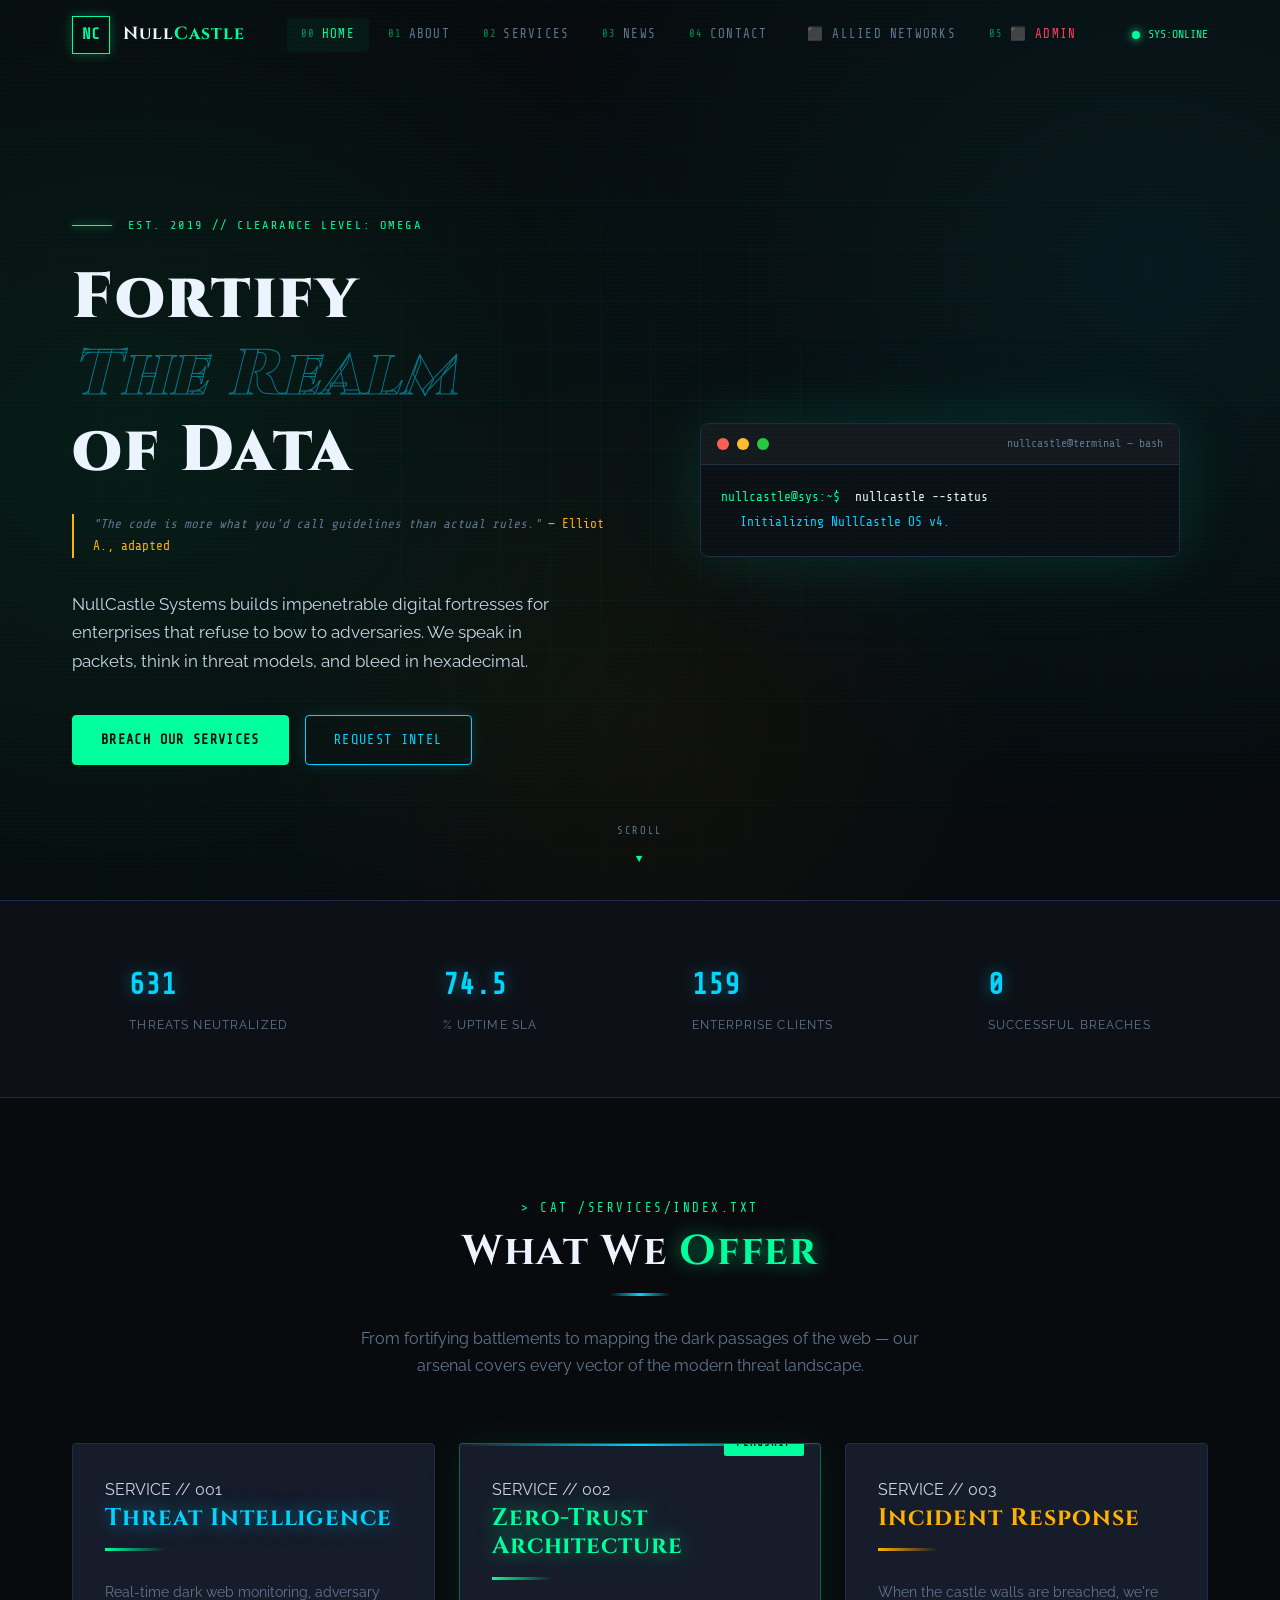
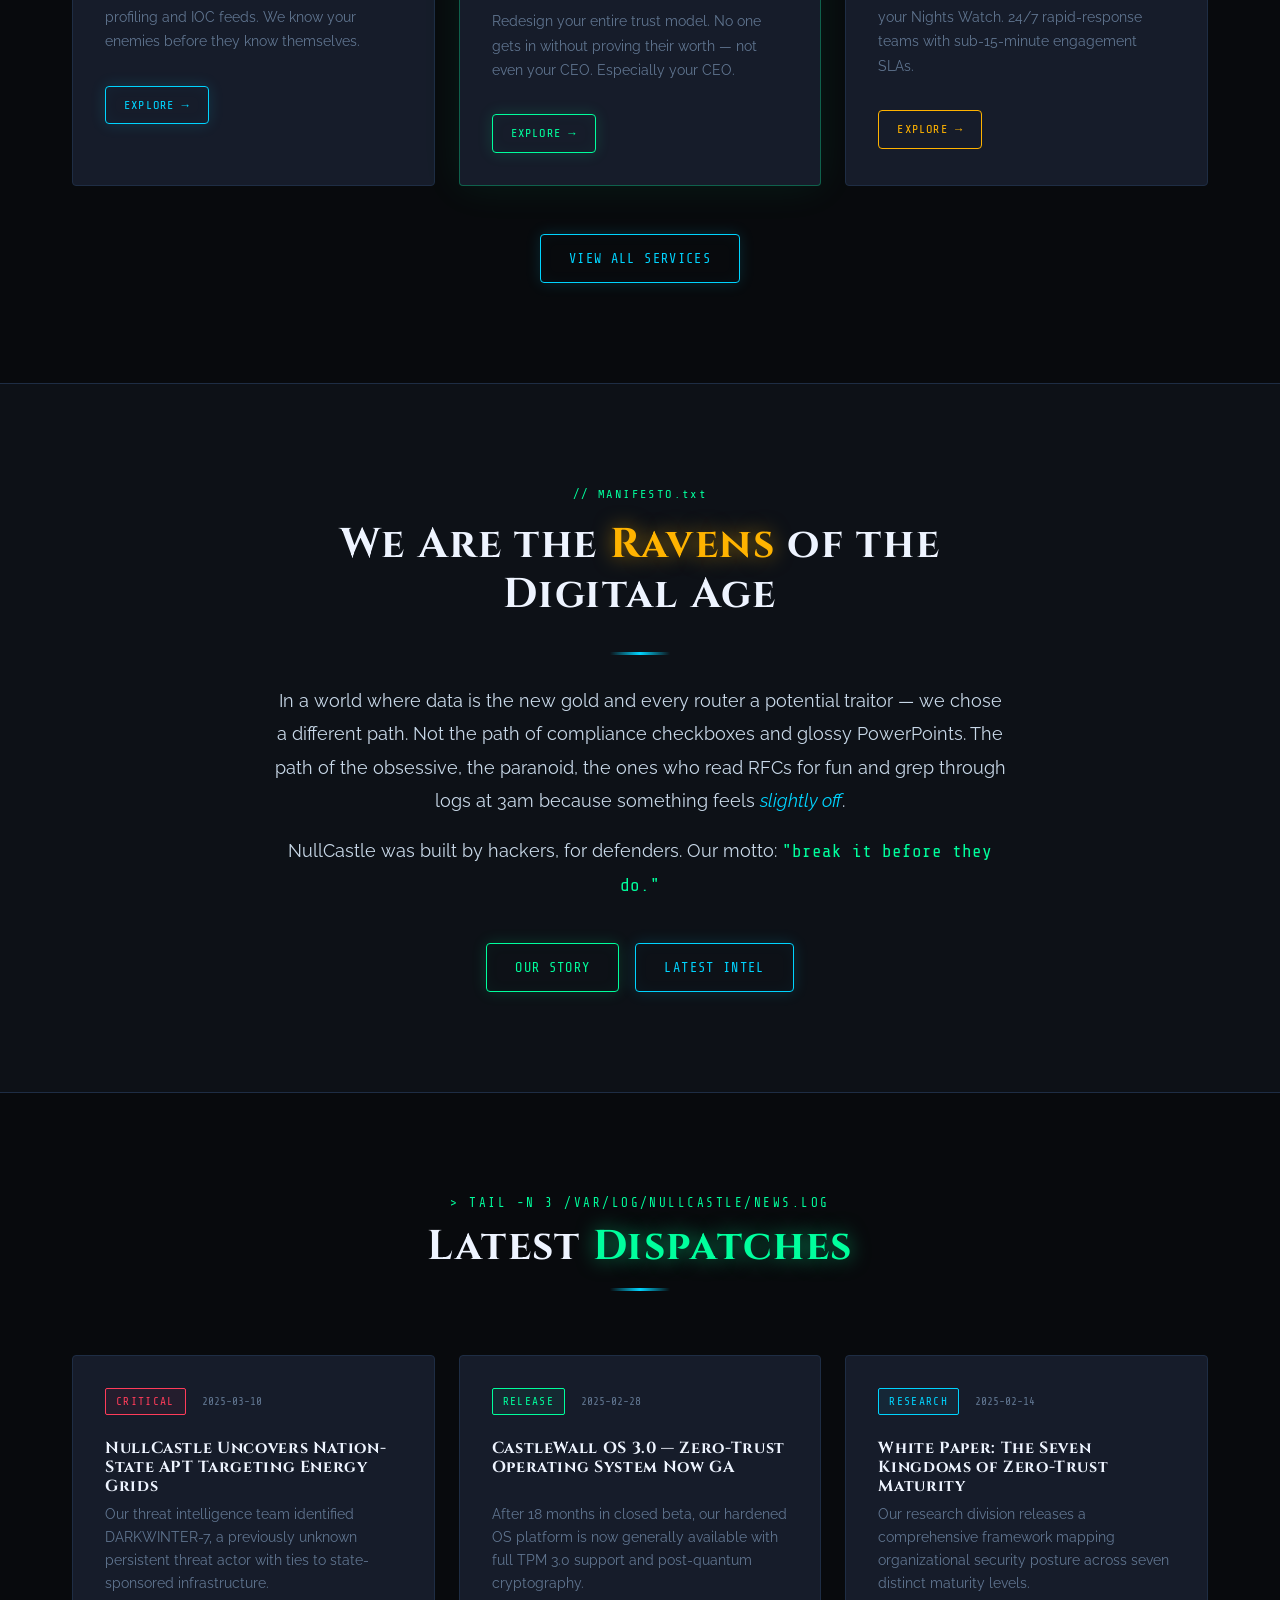
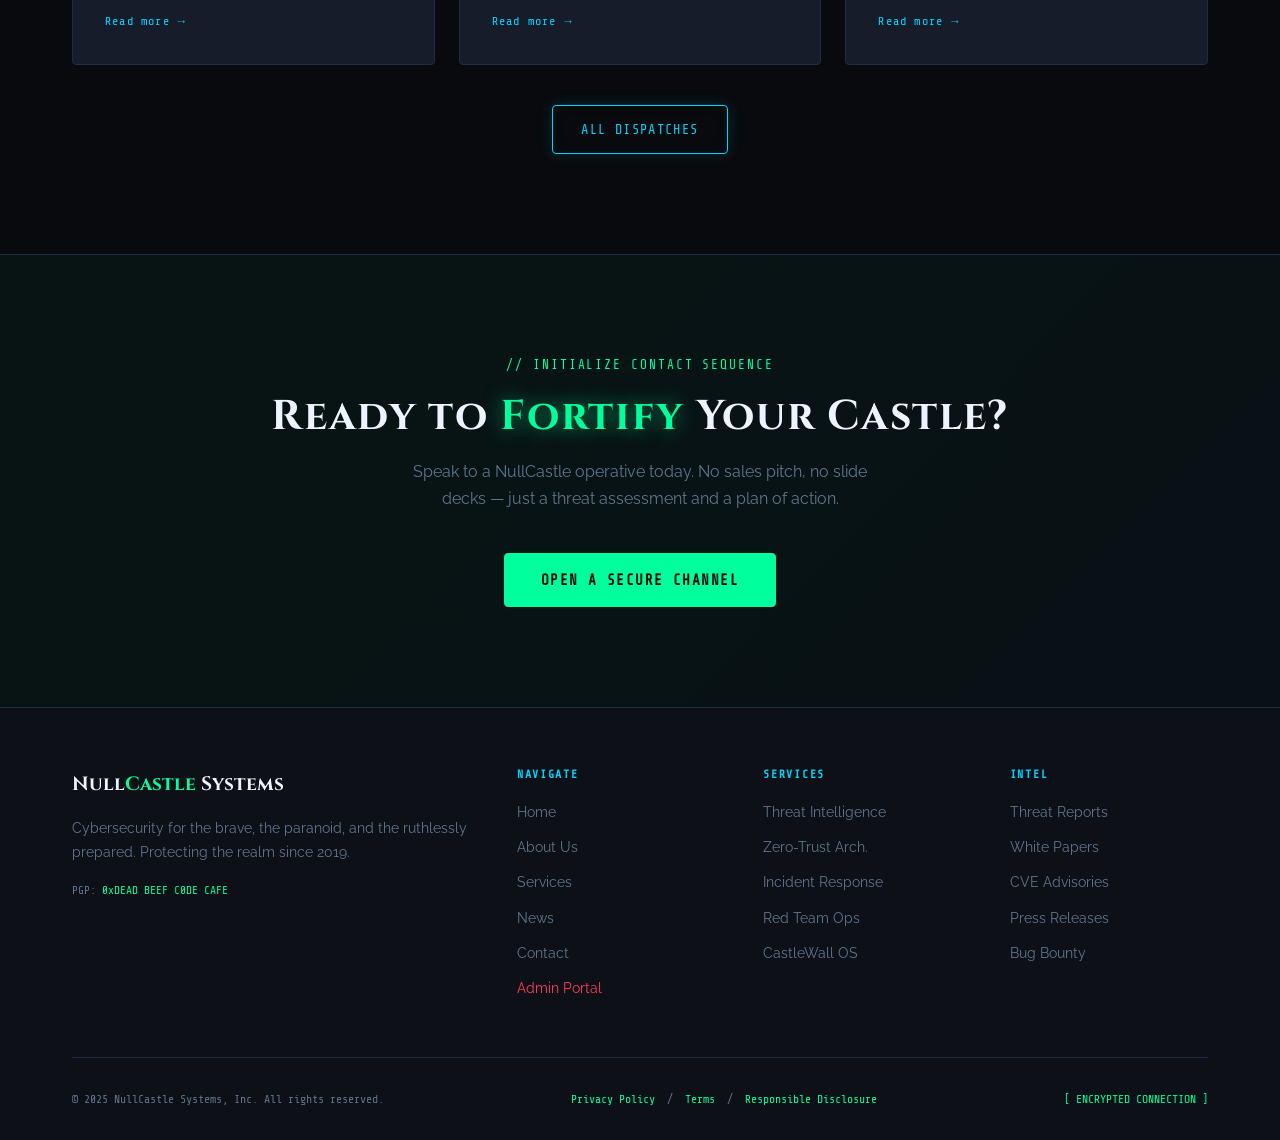
<file: null-castle/index.html>
<!DOCTYPE html>
<html lang="en" class="page-home">
<head>
  <meta charset="UTF-8" />
  <meta name="viewport" content="width=device-width, initial-scale=1.0" />
  <title>NullCastle Systems — Fortify the Realm of Data</title>
  <meta name="description" content="NullCastle Systems: Elite cybersecurity, dark-web intelligence & zero-trust architecture for the modern enterprise." />
  <link rel="stylesheet" href="css/style.css" />
  <link rel="icon" href="data:image/svg+xml,<svg xmlns='http://www.w3.org/2000/svg' viewBox='0 0 32 32'><rect fill='%23080a0d' width='32' height='32'/><text y='24' x='4' font-size='22' fill='%2300ff9d'>⬛</text></svg>" />
  <link rel="preconnect" href="https://fonts.googleapis.com" />
  <link rel="preconnect" href="https://fonts.gstatic.com" crossorigin />
  <link rel="stylesheet" href="https://fonts.googleapis.com/css2?family=Share+Tech+Mono&family=Cinzel:wght@400;700;900&family=Raleway:ital,wght@0,300;0,400;0,600;1,300&display=swap" />
</head>
<body>

<!-- ======================================================
     NAVIGATION
     ====================================================== -->
<nav>
  <div class="nav-inner">
    <a href="index.html" class="nav-logo">
      <div class="nav-logo-icon">NC</div>
      <span class="nav-logo-text">Null<span>Castle</span></span>
    </a>

    <ul class="nav-links">
      <li><a href="index.html"    data-num="00" class="active">Home</a></li>
      <li><a href="about.html"    data-num="01">About</a></li>
      <li><a href="products.php" data-num="02">Services</a></li>
      <li><a href="news.html"     data-num="03">News</a></li>
      <li><a href="contact.php"   data-num="04">Contact</a></li>
      <li><a href="allied-users.php">⬛ Allied Networks</a></li>
      <li><a href="login.php"    data-num="05" style="color:var(--glow-red)">⬛ Admin</a></li>
    </ul>

    <div class="nav-status">
      <div class="nav-status-dot"></div>
      SYS:ONLINE
    </div>

    <div class="nav-hamburger" role="button" aria-label="Toggle menu">
      <span></span><span></span><span></span>
    </div>
  </div>
</nav>

<!-- ======================================================
     HERO
     ====================================================== -->
<section class="hero">
  <div class="hero-bg"></div>

  <div class="hero-content">
    <div class="hero-left fade-in">
      <div class="hero-eyebrow">
        <div class="hero-eyebrow-line"></div>
        <span>Est. 2019 // Clearance Level: OMEGA</span>
      </div>

      <h1 class="hero-title">
        Fortify<br>
        <span class="line2">The Realm</span><br>
        of Data
      </h1>

      <blockquote class="hero-quote">
        "The code is more what you'd call guidelines than actual rules."
        <cite>— Elliot A., adapted</cite>
      </blockquote>

      <p class="hero-desc">
        NullCastle Systems builds impenetrable digital fortresses for enterprises
        that refuse to bow to adversaries. We speak in packets, think in threat models,
        and bleed in hexadecimal.
      </p>

      <div class="hero-buttons">
        <a href="products.php" class="btn btn-filled">Breach Our Services</a>
        <a href="contact.php" class="btn btn-cyan">Request Intel</a>
      </div>
    </div>

    <div class="hero-right fade-in fade-in-delay-2">
      <div class="hero-terminal">
        <div class="terminal-header">
          <div class="terminal-dot"></div>
          <div class="terminal-dot"></div>
          <div class="terminal-dot"></div>
          <span class="terminal-title">nullcastle@terminal — bash</span>
        </div>
        <div class="terminal-body">
          <!-- Populated by JS -->
        </div>
      </div>
    </div>
  </div>

  <div class="hero-scroll">SCROLL</div>
</section>

<!-- ======================================================
     STATS BAR
     ====================================================== -->
<section class="section-sm" style="border-top:1px solid var(--border); border-bottom:1px solid var(--border); background: var(--deep);">
  <div class="container">
    <div class="hero-stats" style="padding-top:0; border-top:none; margin-top:0; justify-content:space-around;">
      <div class="hero-stat">
        <span class="value">847</span>
        <span class="label">Threats Neutralized</span>
      </div>
      <div class="hero-stat">
        <span class="value">99.9</span>
        <span class="label">% Uptime SLA</span>
      </div>
      <div class="hero-stat">
        <span class="value">214</span>
        <span class="label">Enterprise Clients</span>
      </div>
      <div class="hero-stat">
        <span class="value">0</span>
        <span class="label">Successful Breaches</span>
      </div>
    </div>
  </div>
</section>

<!-- ======================================================
     SERVICES PREVIEW
     ====================================================== -->
<section class="section">
  <div class="container">
    <div class="section-heading">
      <p class="pre-title">&gt; cat /services/index.txt</p>
      <h2>What We <span class="glow-text-green">Offer</span></h2>
      <div class="divider divider-center"></div>
      <p style="color:var(--text-dim); max-width:560px; margin:0 auto;">
        From fortifying battlements to mapping the dark passages of the web —
        our arsenal covers every vector of the modern threat landscape.
      </p>
    </div>

    <div class="products-grid" style="margin-bottom:0">

      <div class="card">
        <div class="product-num">SERVICE // 001</div>
        <h3 class="glow-text-cyan">Threat Intelligence</h3>
        <div class="divider"></div>
        <p style="color:var(--text-dim); font-size:0.9rem;">
          Real-time dark web monitoring, adversary profiling and IOC feeds.
          We know your enemies before they know themselves.
        </p>
        <a href="products.php" class="btn btn-cyan" style="margin-top:1rem; font-size:0.75rem; padding:8px 18px;">Explore →</a>
      </div>

      <div class="card product-featured">
        <div class="product-badge">Flagship</div>
        <div class="product-num">SERVICE // 002</div>
        <h3 class="glow-text-green">Zero-Trust Architecture</h3>
        <div class="divider"></div>
        <p style="color:var(--text-dim); font-size:0.9rem;">
          Redesign your entire trust model. No one gets in without proving
          their worth — not even your CEO. Especially your CEO.
        </p>
        <a href="products.php" class="btn btn-green" style="margin-top:1rem; font-size:0.75rem; padding:8px 18px;">Explore →</a>
      </div>

      <div class="card">
        <div class="product-num">SERVICE // 003</div>
        <h3 style="color:var(--glow-amber)">Incident Response</h3>
        <div class="divider" style="background:linear-gradient(90deg,var(--glow-amber),transparent)"></div>
        <p style="color:var(--text-dim); font-size:0.9rem;">
          When the castle walls are breached, we're your Nights Watch.
          24/7 rapid-response teams with sub-15-minute engagement SLAs.
        </p>
        <a href="products.php" class="btn" style="margin-top:1rem; font-size:0.75rem; padding:8px 18px; color:var(--glow-amber); border-color:var(--glow-amber);">Explore →</a>
      </div>

    </div>

    <div style="text-align:center; margin-top:3rem;">
      <a href="products.php" class="btn btn-cyan">View All Services</a>
    </div>
  </div>
</section>

<!-- ======================================================
     MANIFESTO
     ====================================================== -->
<section class="section" style="background:var(--deep); border-top:1px solid var(--border); border-bottom:1px solid var(--border);">
  <div class="container" style="max-width:800px; text-align:center;">
    <p class="pre-title" style="font-family:var(--font-mono); font-size:0.75rem; color:var(--glow-green); letter-spacing:0.2em; margin-bottom:1rem;">// MANIFESTO.txt</p>
    <h2 style="margin-bottom:2rem;">We Are the <span class="glow-text-amber">Ravens</span> of the Digital Age</h2>
    <div class="divider divider-center"></div>
    <p style="font-size:1.1rem; line-height:1.9; color:var(--text);">
      In a world where data is the new gold and every router a potential
      traitor — we chose a different path. Not the path of compliance checkboxes
      and glossy PowerPoints. The path of the obsessive, the paranoid, the ones
      who read RFCs for fun and grep through logs at 3am because something
      feels <em style="color:var(--glow-cyan)">slightly off</em>.
    </p>
    <p style="font-size:1.1rem; line-height:1.9; color:var(--text); margin-top:1rem;">
      NullCastle was built by hackers, for defenders.
      Our motto: <span class="mono">"break it before they do."</span>
    </p>
    <div style="margin-top:2.5rem; display:flex; gap:1rem; justify-content:center; flex-wrap:wrap;">
      <a href="about.html"  class="btn btn-green">Our Story</a>
      <a href="news.html"   class="btn btn-cyan">Latest Intel</a>
    </div>
  </div>
</section>

<!-- ======================================================
     LATEST NEWS STRIP
     ====================================================== -->
<section class="section">
  <div class="container">
    <div class="section-heading">
      <p class="pre-title">&gt; tail -n 3 /var/log/nullcastle/news.log</p>
      <h2>Latest <span class="glow-text-green">Dispatches</span></h2>
      <div class="divider divider-center"></div>
    </div>

    <div class="news-grid" style="grid-template-columns: repeat(auto-fill, minmax(280px, 1fr));">

      <div class="card news-card">
        <div class="news-meta">
          <span class="tag tag-red">CRITICAL</span>
          <span style="font-family:var(--font-mono); font-size:0.7rem; color:var(--text-dim);">2025-03-10</span>
        </div>
        <h3>NullCastle Uncovers Nation-State APT Targeting Energy Grids</h3>
        <p>Our threat intelligence team identified DARKWINTER-7, a previously unknown persistent threat actor with ties to state-sponsored infrastructure.</p>
        <a href="news.html" class="news-read-more">Read more</a>
      </div>

      <div class="card news-card">
        <div class="news-meta">
          <span class="tag tag-green">RELEASE</span>
          <span style="font-family:var(--font-mono); font-size:0.7rem; color:var(--text-dim);">2025-02-28</span>
        </div>
        <h3>CastleWall OS 3.0 — Zero-Trust Operating System Now GA</h3>
        <p>After 18 months in closed beta, our hardened OS platform is now generally available with full TPM 3.0 support and post-quantum cryptography.</p>
        <a href="news.html" class="news-read-more">Read more</a>
      </div>

      <div class="card news-card">
        <div class="news-meta">
          <span class="tag tag-cyan">RESEARCH</span>
          <span style="font-family:var(--font-mono); font-size:0.7rem; color:var(--text-dim);">2025-02-14</span>
        </div>
        <h3>White Paper: The Seven Kingdoms of Zero-Trust Maturity</h3>
        <p>Our research division releases a comprehensive framework mapping organizational security posture across seven distinct maturity levels.</p>
        <a href="news.html" class="news-read-more">Read more</a>
      </div>

    </div>

    <div style="text-align:center; margin-top:2.5rem;">
      <a href="news.html" class="btn btn-cyan">All Dispatches</a>
    </div>
  </div>
</section>

<!-- ======================================================
     CTA
     ====================================================== -->
<section class="section" style="background: linear-gradient(135deg, rgba(0,255,157,0.04) 0%, rgba(0,212,255,0.04) 100%); border-top:1px solid var(--border);">
  <div class="container" style="text-align:center;">
    <p class="mono" style="font-size:0.8rem; color:var(--glow-green); margin-bottom:1rem; letter-spacing:0.15em;">// INITIALIZE CONTACT SEQUENCE</p>
    <h2 style="margin-bottom:1rem;">Ready to <span class="glow-text-green">Fortify</span> Your Castle?</h2>
    <p style="color:var(--text-dim); max-width:480px; margin:0 auto 2.5rem;">
      Speak to a NullCastle operative today. No sales pitch, no slide decks —
      just a threat assessment and a plan of action.
    </p>
    <a href="contact.php" class="btn btn-filled" style="font-size:0.9rem; padding:14px 36px;">Open a Secure Channel</a>
  </div>
</section>

<!-- ======================================================
     FOOTER
     ====================================================== -->
<footer>
  <div class="container">
    <div class="footer-grid">
      <div class="footer-brand">
        <div class="footer-logo">Null<span>Castle</span> Systems</div>
        <p>Cybersecurity for the brave, the paranoid, and the ruthlessly prepared. Protecting the realm since 2019.</p>
        <p style="font-family:var(--font-mono); font-size:0.7rem; color:var(--text-dim); margin-top:1rem;">
          PGP: <span style="color:var(--glow-green)">0xDEAD BEEF C0DE CAFE</span>
        </p>
      </div>

      <div class="footer-col">
        <h4>Navigate</h4>
        <ul>
          <li><a href="index.html">Home</a></li>
          <li><a href="about.html">About Us</a></li>
          <li><a href="products.php">Services</a></li>
          <li><a href="news.html">News</a></li>
          <li><a href="contact.php">Contact</a></li>
          <li><a href="login.php" style="color:var(--glow-red)">Admin Portal</a></li>
        </ul>
      </div>

      <div class="footer-col">
        <h4>Services</h4>
        <ul>
          <li><a href="products.php">Threat Intelligence</a></li>
          <li><a href="products.php">Zero-Trust Arch.</a></li>
          <li><a href="products.php">Incident Response</a></li>
          <li><a href="products.php">Red Team Ops</a></li>
          <li><a href="products.php">CastleWall OS</a></li>
        </ul>
      </div>

      <div class="footer-col">
        <h4>Intel</h4>
        <ul>
          <li><a href="news.html">Threat Reports</a></li>
          <li><a href="news.html">White Papers</a></li>
          <li><a href="news.html">CVE Advisories</a></li>
          <li><a href="news.html">Press Releases</a></li>
          <li><a href="contact.php">Bug Bounty</a></li>
        </ul>
      </div>
    </div>

    <div class="footer-bottom">
      <span>&copy; 2025 NullCastle Systems, Inc. All rights reserved.</span>
      <span>
        <a href="#">Privacy Policy</a> &nbsp;/&nbsp;
        <a href="#">Terms</a> &nbsp;/&nbsp;
        <a href="#">Responsible Disclosure</a>
      </span>
      <span style="color:var(--glow-green);">[ ENCRYPTED CONNECTION ]</span>
    </div>
  </div>
</footer>

<script>
document.addEventListener('DOMContentLoaded', function() {

  /* --- Scrolled nav --- */
  var nav = document.querySelector('nav');
  if (nav) {
    window.addEventListener('scroll', function() {
      nav.classList.toggle('scrolled', window.scrollY > 30);
    });
  }

  /* --- Mobile hamburger --- */
  var hamburger = document.querySelector('.nav-hamburger');
  var navLinks  = document.querySelector('.nav-links');
  if (hamburger && navLinks) {
    hamburger.addEventListener('click', function() {
      navLinks.classList.toggle('open');
      var spans = hamburger.querySelectorAll('span');
      if (navLinks.classList.contains('open')) {
        spans[0].style.transform = 'rotate(45deg) translate(5px,5px)';
        spans[1].style.opacity   = '0';
        spans[2].style.transform = 'rotate(-45deg) translate(5px,-5px)';
      } else {
        spans.forEach(function(s) { s.style.transform = ''; s.style.opacity = ''; });
      }
    });
    navLinks.querySelectorAll('a').forEach(function(a) {
      a.addEventListener('click', function() {
        navLinks.classList.remove('open');
        hamburger.querySelectorAll('span').forEach(function(s) { s.style.transform = ''; s.style.opacity = ''; });
      });
    });
  }

  /* --- Terminal typewriter (home page only) --- */
  var terminalBody = document.querySelector('.terminal-body');
  if (terminalBody) {
    var lines = [
      { type: 'cmd', text: 'nullcastle --status' },
      { type: 'out', text: 'Initializing NullCastle OS v4.2.0...', cls: 'info' },
      { type: 'out', text: '[ OK ] Firewall: ACTIVE',               cls: 'success' },
      { type: 'out', text: '[ OK ] Encryption: AES-256-GCM',        cls: 'success' },
      { type: 'out', text: '[ OK ] ThreatDB: 2.4M signatures loaded', cls: 'success' },
      { type: 'cmd', text: 'whoami' },
      { type: 'out', text: 'nullcastle\\root - clearance: OMEGA',   cls: 'warn' },
      { type: 'cmd', text: 'ls -la /services/' },
      { type: 'out', text: 'drwx  breach-response/',                cls: '' },
      { type: 'out', text: 'drwx  zero-trust-arch/',                cls: '' },
      { type: 'out', text: 'drwx  dark-web-intel/',                 cls: '' },
      { type: 'cmd', text: 'echo "The castle never sleeps."' },
      { type: 'out', text: 'The castle never sleeps.',              cls: 'success' }
    ];
    var li = 0;
    terminalBody.innerHTML = '';

    function typeText(el, text, cb, speed) {
      speed = speed || 30;
      var i = 0;
      var interval = setInterval(function() {
        el.textContent += text[i++];
        terminalBody.scrollTop = terminalBody.scrollHeight;
        if (i >= text.length) { clearInterval(interval); if (cb) cb(); }
      }, speed);
    }

    function nextLine() {
      if (li >= lines.length) {
        var cur = document.createElement('span');
        cur.className = 'terminal-cursor';
        terminalBody.appendChild(cur);
        return;
      }
      var line = lines[li];
      var row  = document.createElement('div');
      row.className = 'terminal-line';
      if (line.type === 'cmd') {
        row.innerHTML = '<span class="terminal-prompt">nullcastle@sys:~$&nbsp;</span><span class="terminal-cmd"></span>';
        terminalBody.appendChild(row);
        typeText(row.querySelector('.terminal-cmd'), line.text, function() {
          li++; setTimeout(nextLine, 200);
        }, 35);
      } else {
        var cls = line.cls ? 'terminal-output ' + line.cls : 'terminal-output';
        row.innerHTML = '<span class="' + cls + '"></span>';
        terminalBody.appendChild(row);
        typeText(row.querySelector('span'), line.text, function() {
          li++; setTimeout(nextLine, 60);
        }, 14);
      }
    }
    setTimeout(nextLine, 700);
  }

  /* --- Fade-in cards (excludes person-cards and terminal children) --- */
  if ('IntersectionObserver' in window) {
    var fadeObserver = new IntersectionObserver(function(entries) {
      entries.forEach(function(e) {
        if (e.isIntersecting) {
          e.target.style.opacity   = '1';
          e.target.style.transform = 'translateY(0)';
          fadeObserver.unobserve(e.target);
        }
      });
    }, { threshold: 0.08 });

    document.querySelectorAll('.team-card, .news-card, .product-card, .card').forEach(function(el) {
      /* skip person-card wrappers and their children — they manage their own opacity */
      if (el.classList.contains('person-card')) return;
      if (el.classList.contains('person-card-front')) return;
      if (el.classList.contains('person-card-back')) return;
      if (el.closest && el.closest('.person-card')) return;
      if (el.closest && el.closest('.terminal-body')) return;
      el.style.opacity    = '0';
      el.style.transform  = 'translateY(22px)';
      el.style.transition = 'opacity 0.6s ease, transform 0.6s ease';
      fadeObserver.observe(el);
    });
  }

  /* --- Counter animation --- */
  if ('IntersectionObserver' in window) {
    document.querySelectorAll('.hero-stat .value').forEach(function(el) {
      var raw     = el.textContent.trim();
      var target  = parseFloat(raw);
      var isFloat = raw.indexOf('.') !== -1;
      var suffix  = raw.replace(/[\d.]/g, '');
      if (isNaN(target)) return;
      var duration  = 2000;
      var startTime = null;
      function update(now) {
        if (!startTime) startTime = now;
        var progress = Math.min((now - startTime) / duration, 1);
        var eased    = 1 - Math.pow(1 - progress, 3);
        el.textContent = (isFloat ? (eased * target).toFixed(1) : Math.floor(eased * target)) + suffix;
        if (progress < 1) requestAnimationFrame(update);
      }
      var statObs = new IntersectionObserver(function(entries) {
        if (entries[0].isIntersecting) { requestAnimationFrame(update); statObs.disconnect(); }
      }, { threshold: 0.5 });
      statObs.observe(el);
    });
  }

  /* --- Hero title glitch on hover --- */
  var glitchEl = document.querySelector('.hero-title');
  if (glitchEl) {
    var glitchTimer;
    glitchEl.addEventListener('mouseenter', function() {
      clearTimeout(glitchTimer);
      glitchEl.style.textShadow = '2px 0 #ff3c5a, -2px 0 #00d4ff';
      glitchTimer = setTimeout(function() { glitchEl.style.textShadow = ''; }, 200);
    });
  }

  /* --- News ticker duplicate --- */
  var tickerInner = document.querySelector('.news-ticker-inner');
  if (tickerInner) {
    tickerInner.innerHTML += tickerInner.innerHTML;
  }

  /* --- Dossier cards: opacity crossfade via .pc-active ---
       Both faces are position:absolute, same size.
       Front starts opacity:1, back opacity:0.
       Adding .pc-active swaps them via CSS transition.
  ---------------------------------------------------------------- */
  document.querySelectorAll('.person-card').forEach(function(card) {
    if (!card.querySelector('.person-card-front')) return;

    card.addEventListener('mouseenter', function() {
      card.classList.add('pc-active');
    });
    card.addEventListener('mouseleave', function() {
      card.classList.remove('pc-active');
    });
    card.addEventListener('touchend', function(e) {
      e.preventDefault();
      card.classList.toggle('pc-active');
    });
    card.addEventListener('keydown', function(e) {
      if (e.key === 'Enter' || e.key === ' ') {
        e.preventDefault();
        card.classList.toggle('pc-active');
      }
    });
  });

});
</script>
</body>
</html>
</file>
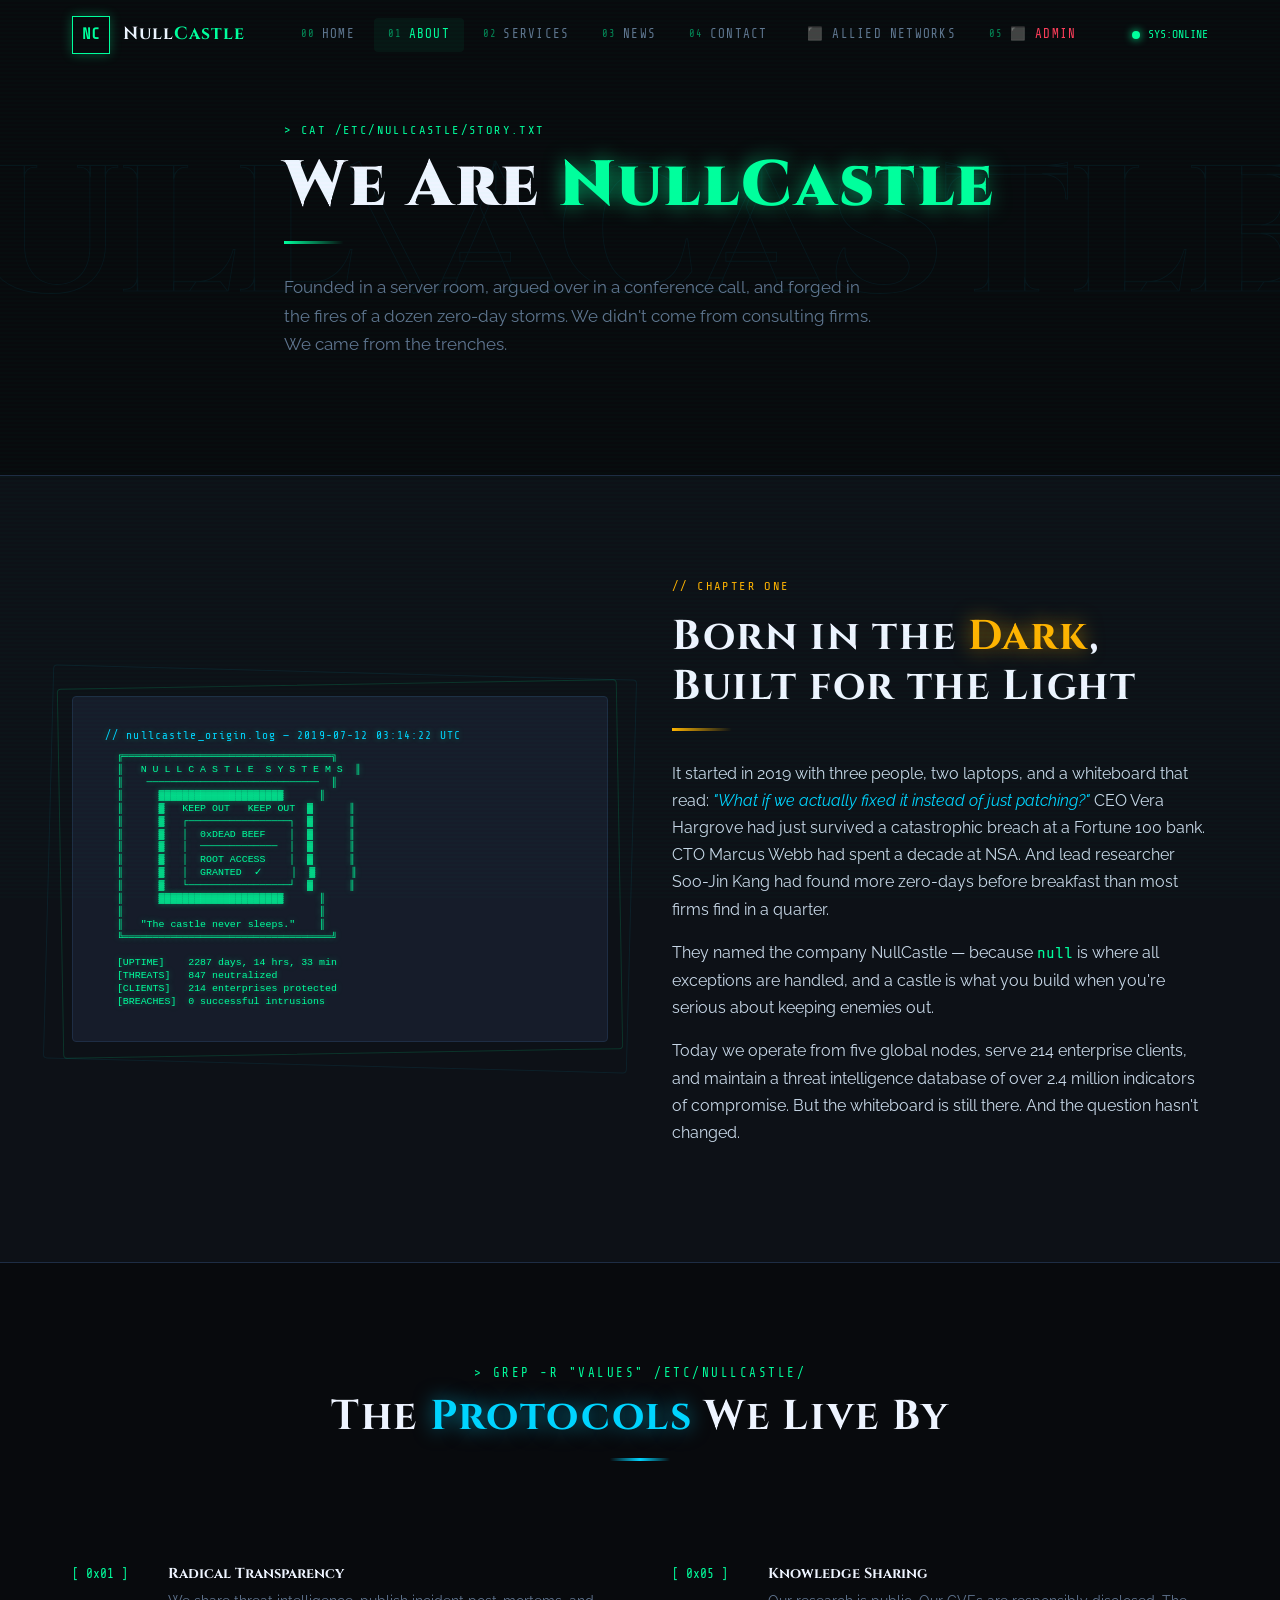
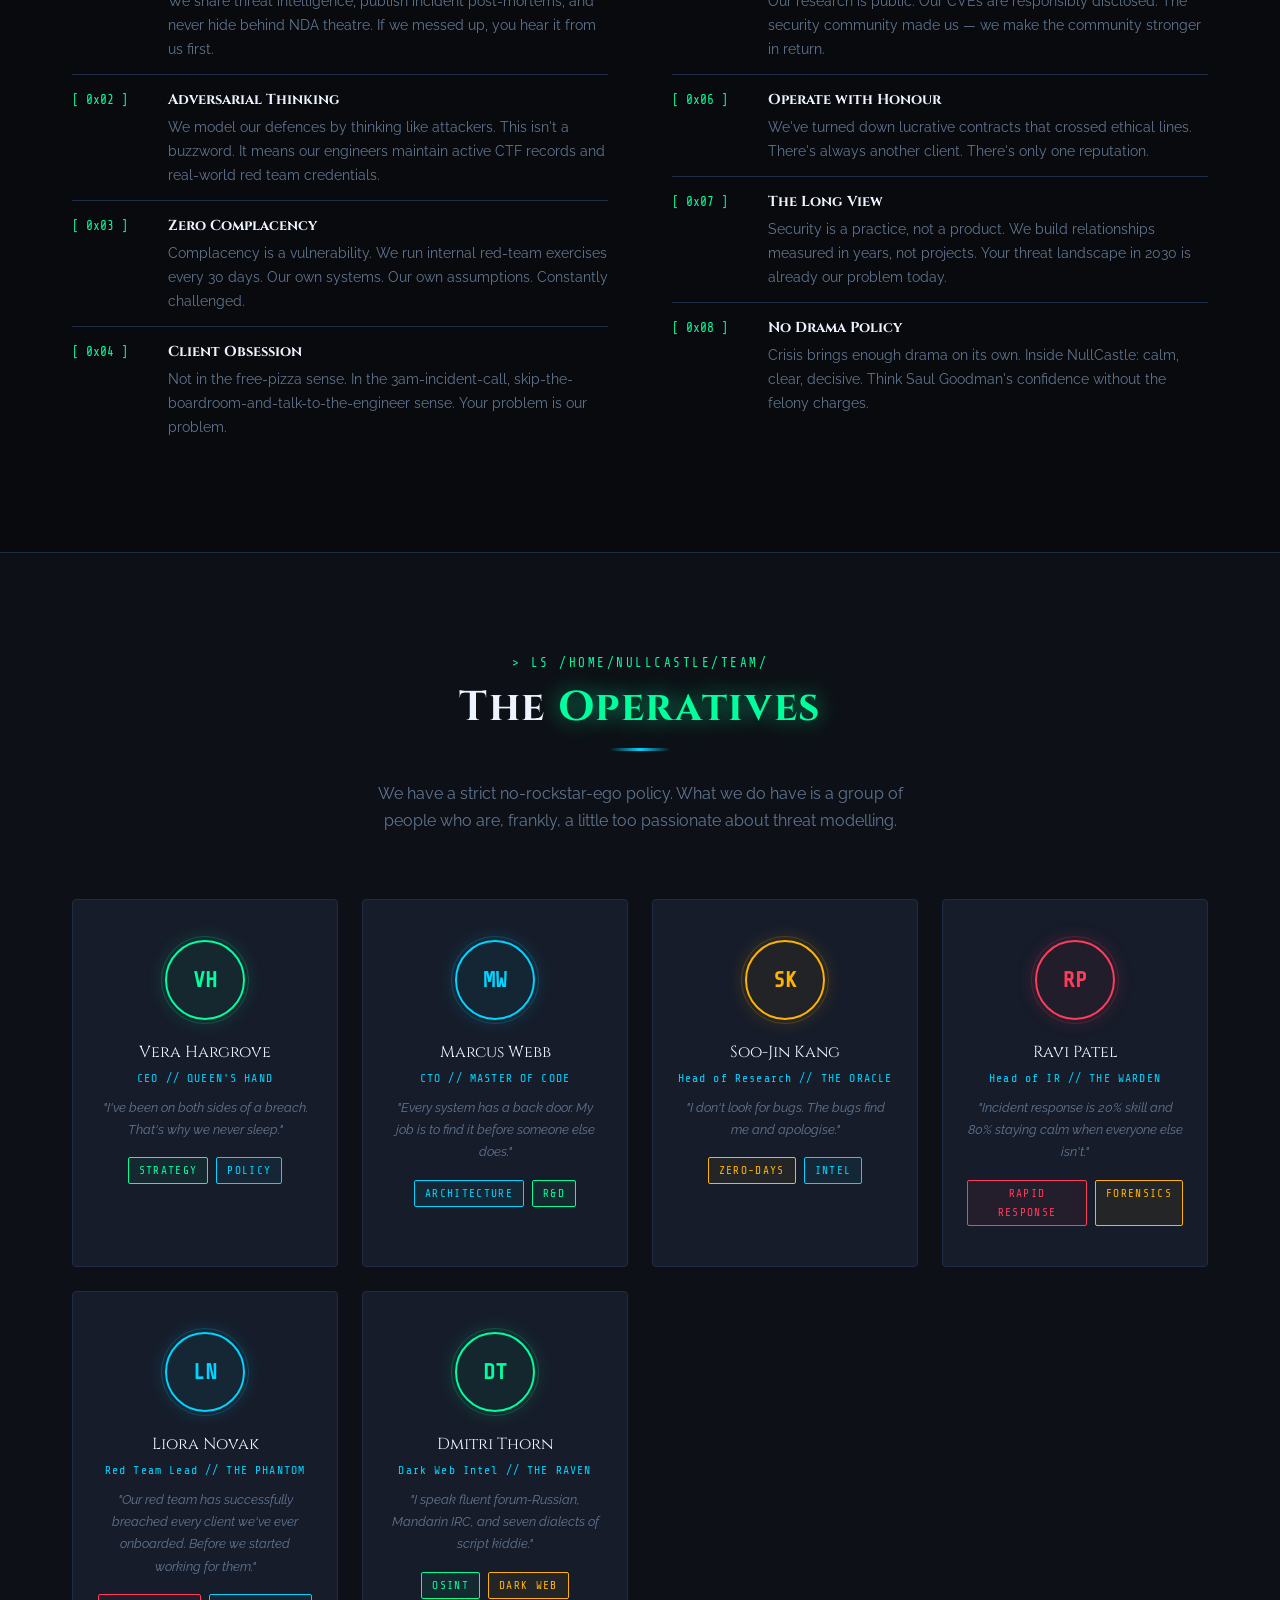
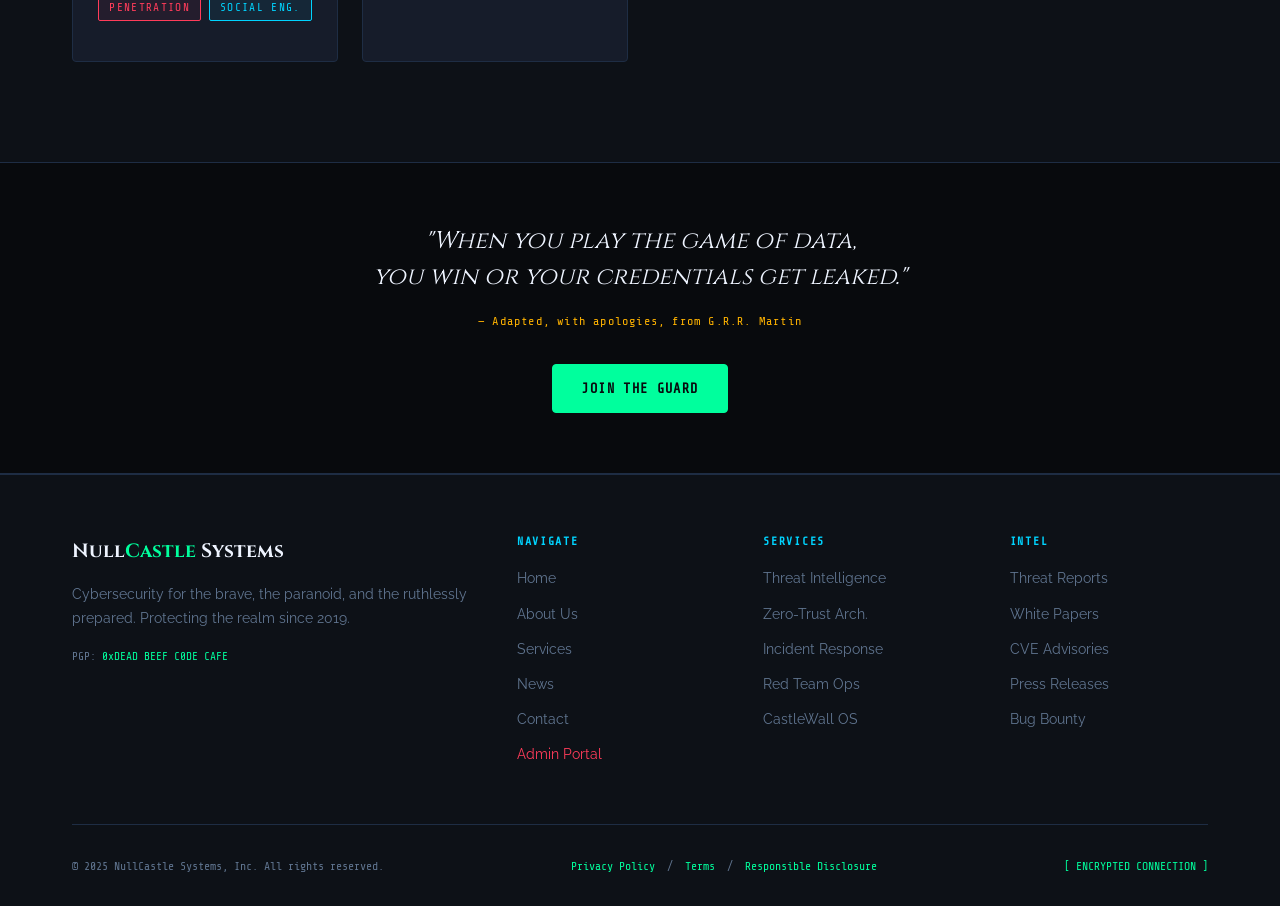
<file: null-castle/about.html>
<!DOCTYPE html>
<html lang="en" class="page-about">
<head>
  <meta charset="UTF-8" />
  <meta name="viewport" content="width=device-width, initial-scale=1.0" />
  <title>About — NullCastle Systems</title>
  <meta name="description" content="The story of NullCastle Systems — built by hackers, run by obsessives, trusted by enterprises." />
  <link rel="stylesheet" href="css/style.css" />
  <link rel="preconnect" href="https://fonts.googleapis.com" />
  <link rel="preconnect" href="https://fonts.gstatic.com" crossorigin />
  <link rel="stylesheet" href="https://fonts.googleapis.com/css2?family=Share+Tech+Mono&family=Cinzel:wght@400;700;900&family=Raleway:ital,wght@0,300;0,400;0,600;1,300&display=swap" />
</head>
<body>

<nav>
  <div class="nav-inner">
    <a href="index.html" class="nav-logo">
      <div class="nav-logo-icon">NC</div>
      <span class="nav-logo-text">Null<span>Castle</span></span>
    </a>
    <ul class="nav-links">
      <li><a href="index.html"    data-num="00">Home</a></li>
      <li><a href="about.html"    data-num="01" class="active">About</a></li>
      <li><a href="products.php" data-num="02">Services</a></li>
      <li><a href="news.html"     data-num="03">News</a></li>
      <li><a href="contact.php"   data-num="04">Contact</a></li>
      <li><a href="allied-users.php">⬛ Allied Networks</a></li>
      <li><a href="login.php"    data-num="05" style="color:var(--glow-red)">⬛ Admin</a></li>
    </ul>
    <div class="nav-status"><div class="nav-status-dot"></div>SYS:ONLINE</div>
    <div class="nav-hamburger" role="button" aria-label="Toggle menu">
      <span></span><span></span><span></span>
    </div>
  </div>
</nav>

<!-- ======================================================
     ABOUT HERO
     ====================================================== -->
<section class="about-hero section">
  <div class="container">
    <div class="fade-in">
      <p class="pre-title" style="font-family:var(--font-mono); font-size:0.75rem; color:var(--glow-green); letter-spacing:0.2em; text-transform:uppercase; margin-bottom:0.5rem;">
        &gt; cat /etc/nullcastle/story.txt
      </p>
      <h1>We Are <span class="glow-text-green">NullCastle</span></h1>
      <div class="divider"></div>
      <p style="color:var(--text-dim); max-width:600px; font-size:1.05rem;">
        Founded in a server room, argued over in a conference call,
        and forged in the fires of a dozen zero-day storms.
        We didn't come from consulting firms. We came from the trenches.
      </p>
    </div>
  </div>
</section>

<!-- ======================================================
     ORIGIN STORY
     ====================================================== -->
<section class="section" style="background:var(--deep); border-top:1px solid var(--border); border-bottom:1px solid var(--border);">
  <div class="container">
    <div class="about-grid">

      <div class="about-image-wrap fade-in">
        <div class="about-ascii-art">
          <div class="ascii-header">// nullcastle_origin.log — 2019-07-12 03:14:22 UTC</div>
<pre>
  ╔═══════════════════════════════════╗
  ║   N U L L C A S T L E  S Y S T E M S  ║
  ║    ─────────────────────────────  ║
  ║      ▓▓▓▓▓▓▓▓▓▓▓▓▓▓▓▓▓▓▓▓▓      ║
  ║      ▓   KEEP OUT   KEEP OUT  ▓      ║
  ║      ▓   ┌─────────────────┐  ▓      ║
  ║      ▓   │  0xDEAD BEEF    │  ▓      ║
  ║      ▓   │  ─────────────  │  ▓      ║
  ║      ▓   │  ROOT ACCESS    │  ▓      ║
  ║      ▓   │  GRANTED  ✓     │  ▓      ║
  ║      ▓   └─────────────────┘  ▓      ║
  ║      ▓▓▓▓▓▓▓▓▓▓▓▓▓▓▓▓▓▓▓▓▓      ║
  ║                                 ║
  ║   "The castle never sleeps."    ║
  ╚═══════════════════════════════════╝

  [UPTIME]    2287 days, 14 hrs, 33 min
  [THREATS]   847 neutralized
  [CLIENTS]   214 enterprises protected
  [BREACHES]  0 successful intrusions
</pre>
        </div>
      </div>

      <div class="fade-in fade-in-delay-1">
        <p class="pre-title" style="font-family:var(--font-mono); font-size:0.75rem; color:var(--glow-amber); letter-spacing:0.2em; text-transform:uppercase; margin-bottom:1rem;">// Chapter One</p>
        <h2>Born in the <span class="glow-text-amber">Dark</span>, Built for the Light</h2>
        <div class="divider" style="background:linear-gradient(90deg,var(--glow-amber),transparent)"></div>
        <p>
          It started in 2019 with three people, two laptops, and a whiteboard that read:
          <em style="color:var(--glow-cyan)">"What if we actually fixed it instead of just patching?"</em>
          CEO Vera Hargrove had just survived a catastrophic breach at a Fortune 100 bank.
          CTO Marcus Webb had spent a decade at NSA. And lead researcher Soo-Jin Kang
          had found more zero-days before breakfast than most firms find in a quarter.
        </p>
        <p>
          They named the company NullCastle — because <span class="mono">null</span> is where
          all exceptions are handled, and a castle is what you build when you're serious
          about keeping enemies out.
        </p>
        <p>
          Today we operate from five global nodes, serve 214 enterprise clients, and maintain
          a threat intelligence database of over 2.4 million indicators of compromise.
          But the whiteboard is still there. And the question hasn't changed.
        </p>
      </div>
    </div>
  </div>
</section>

<!-- ======================================================
     VALUES
     ====================================================== -->
<section class="section">
  <div class="container">
    <div class="section-heading">
      <p class="pre-title">&gt; grep -r "values" /etc/nullcastle/</p>
      <h2>The <span class="glow-text-cyan">Protocols</span> We Live By</h2>
      <div class="divider divider-center"></div>
    </div>

    <div class="about-grid" style="align-items:start;">
      <div>
        <ul class="about-values">
          <li>
            <span class="about-value-icon">[ 0x01 ]</span>
            <div class="about-value-text">
              <strong>Radical Transparency</strong>
              <p>We share threat intelligence, publish incident post-mortems, and never hide behind NDA theatre. If we messed up, you hear it from us first.</p>
            </div>
          </li>
          <li>
            <span class="about-value-icon">[ 0x02 ]</span>
            <div class="about-value-text">
              <strong>Adversarial Thinking</strong>
              <p>We model our defences by thinking like attackers. This isn't a buzzword. It means our engineers maintain active CTF records and real-world red team credentials.</p>
            </div>
          </li>
          <li>
            <span class="about-value-icon">[ 0x03 ]</span>
            <div class="about-value-text">
              <strong>Zero Complacency</strong>
              <p>Complacency is a vulnerability. We run internal red-team exercises every 30 days. Our own systems. Our own assumptions. Constantly challenged.</p>
            </div>
          </li>
          <li>
            <span class="about-value-icon">[ 0x04 ]</span>
            <div class="about-value-text">
              <strong>Client Obsession</strong>
              <p>Not in the free-pizza sense. In the 3am-incident-call, skip-the-boardroom-and-talk-to-the-engineer sense. Your problem is our problem.</p>
            </div>
          </li>
        </ul>
      </div>

      <div>
        <ul class="about-values">
          <li>
            <span class="about-value-icon">[ 0x05 ]</span>
            <div class="about-value-text">
              <strong>Knowledge Sharing</strong>
              <p>Our research is public. Our CVEs are responsibly disclosed. The security community made us — we make the community stronger in return.</p>
            </div>
          </li>
          <li>
            <span class="about-value-icon">[ 0x06 ]</span>
            <div class="about-value-text">
              <strong>Operate with Honour</strong>
              <p>We've turned down lucrative contracts that crossed ethical lines. There's always another client. There's only one reputation.</p>
            </div>
          </li>
          <li>
            <span class="about-value-icon">[ 0x07 ]</span>
            <div class="about-value-text">
              <strong>The Long View</strong>
              <p>Security is a practice, not a product. We build relationships measured in years, not projects. Your threat landscape in 2030 is already our problem today.</p>
            </div>
          </li>
          <li>
            <span class="about-value-icon">[ 0x08 ]</span>
            <div class="about-value-text">
              <strong>No Drama Policy</strong>
              <p>Crisis brings enough drama on its own. Inside NullCastle: calm, clear, decisive. Think Saul Goodman's confidence without the felony charges.</p>
            </div>
          </li>
        </ul>
      </div>
    </div>
  </div>
</section>

<!-- ======================================================
     TEAM
     ====================================================== -->
<section class="section" style="background:var(--deep); border-top:1px solid var(--border); border-bottom:1px solid var(--border);">
  <div class="container">
    <div class="section-heading">
      <p class="pre-title">&gt; ls /home/nullcastle/team/</p>
      <h2>The <span class="glow-text-green">Operatives</span></h2>
      <div class="divider divider-center"></div>
      <p style="color:var(--text-dim); max-width:540px; margin:0 auto;">
        We have a strict no-rockstar-ego policy. What we do have is a group of people
        who are, frankly, a little too passionate about threat modelling.
      </p>
    </div>

    <div class="team-grid">

      <div class="card team-card">
        <div class="team-avatar avatar-green">VH</div>
        <div class="team-name">Vera Hargrove</div>
        <div class="team-role">CEO // QUEEN'S HAND</div>
        <p class="team-quote">"I've been on both sides of a breach. That's why we never sleep."</p>
        <div style="margin-top:1rem; display:flex; gap:0.5rem; justify-content:center;">
          <span class="tag tag-green">Strategy</span>
          <span class="tag tag-cyan">Policy</span>
        </div>
      </div>

      <div class="card team-card">
        <div class="team-avatar avatar-cyan">MW</div>
        <div class="team-name">Marcus Webb</div>
        <div class="team-role">CTO // MASTER OF CODE</div>
        <p class="team-quote">"Every system has a back door. My job is to find it before someone else does."</p>
        <div style="margin-top:1rem; display:flex; gap:0.5rem; justify-content:center;">
          <span class="tag tag-cyan">Architecture</span>
          <span class="tag tag-green">R&amp;D</span>
        </div>
      </div>

      <div class="card team-card">
        <div class="team-avatar avatar-amber">SK</div>
        <div class="team-name">Soo-Jin Kang</div>
        <div class="team-role">Head of Research // THE ORACLE</div>
        <p class="team-quote">"I don't look for bugs. The bugs find me and apologise."</p>
        <div style="margin-top:1rem; display:flex; gap:0.5rem; justify-content:center;">
          <span class="tag tag-amber">Zero-Days</span>
          <span class="tag tag-cyan">Intel</span>
        </div>
      </div>

      <div class="card team-card">
        <div class="team-avatar avatar-red">RP</div>
        <div class="team-name">Ravi Patel</div>
        <div class="team-role">Head of IR // THE WARDEN</div>
        <p class="team-quote">"Incident response is 20% skill and 80% staying calm when everyone else isn't."</p>
        <div style="margin-top:1rem; display:flex; gap:0.5rem; justify-content:center;">
          <span class="tag tag-red">Rapid Response</span>
          <span class="tag tag-amber">Forensics</span>
        </div>
      </div>

      <div class="card team-card">
        <div class="team-avatar avatar-cyan">LN</div>
        <div class="team-name">Liora Novak</div>
        <div class="team-role">Red Team Lead // THE PHANTOM</div>
        <p class="team-quote">"Our red team has successfully breached every client we've ever onboarded. Before we started working for them."</p>
        <div style="margin-top:1rem; display:flex; gap:0.5rem; justify-content:center;">
          <span class="tag tag-red">Penetration</span>
          <span class="tag tag-cyan">Social Eng.</span>
        </div>
      </div>

      <div class="card team-card">
        <div class="team-avatar avatar-green">DT</div>
        <div class="team-name">Dmitri Thorn</div>
        <div class="team-role">Dark Web Intel // THE RAVEN</div>
        <p class="team-quote">"I speak fluent forum-Russian, Mandarin IRC, and seven dialects of script kiddie."</p>
        <div style="margin-top:1rem; display:flex; gap:0.5rem; justify-content:center;">
          <span class="tag tag-green">OSINT</span>
          <span class="tag tag-amber">Dark Web</span>
        </div>
      </div>

    </div>
  </div>
</section>

<!-- ======================================================
     QUOTE
     ====================================================== -->
<section class="section-sm" style="text-align:center; border-bottom:1px solid var(--border);">
  <div class="container" style="max-width:700px;">
    <blockquote style="font-family:var(--font-serif); font-size:1.5rem; color:var(--text-bright); font-style:italic; line-height:1.5;">
      "When you play the game of data,<br>
      you win or your credentials get leaked."
    </blockquote>
    <p style="font-family:var(--font-mono); font-size:0.75rem; color:var(--glow-amber); margin-top:1rem; letter-spacing:0.1em;">
      — Adapted, with apologies, from G.R.R. Martin
    </p>
    <div style="margin-top:2rem;">
      <a href="contact.php" class="btn btn-filled">Join the Guard</a>
    </div>
  </div>
</section>

<footer>
  <div class="container">
    <div class="footer-grid">
      <div class="footer-brand">
        <div class="footer-logo">Null<span>Castle</span> Systems</div>
        <p>Cybersecurity for the brave, the paranoid, and the ruthlessly prepared. Protecting the realm since 2019.</p>
        <p style="font-family:var(--font-mono); font-size:0.7rem; color:var(--text-dim); margin-top:1rem;">
          PGP: <span style="color:var(--glow-green)">0xDEAD BEEF C0DE CAFE</span>
        </p>
      </div>
      <div class="footer-col">
        <h4>Navigate</h4>
        <ul>
          <li><a href="index.html">Home</a></li>
          <li><a href="about.html">About Us</a></li>
          <li><a href="products.php">Services</a></li>
          <li><a href="news.html">News</a></li>
          <li><a href="contact.php">Contact</a></li>
          <li><a href="login.php" style="color:var(--glow-red)">Admin Portal</a></li>
        </ul>
      </div>
      <div class="footer-col">
        <h4>Services</h4>
        <ul>
          <li><a href="products.php">Threat Intelligence</a></li>
          <li><a href="products.php">Zero-Trust Arch.</a></li>
          <li><a href="products.php">Incident Response</a></li>
          <li><a href="products.php">Red Team Ops</a></li>
          <li><a href="products.php">CastleWall OS</a></li>
        </ul>
      </div>
      <div class="footer-col">
        <h4>Intel</h4>
        <ul>
          <li><a href="news.html">Threat Reports</a></li>
          <li><a href="news.html">White Papers</a></li>
          <li><a href="news.html">CVE Advisories</a></li>
          <li><a href="news.html">Press Releases</a></li>
          <li><a href="contact.php">Bug Bounty</a></li>
        </ul>
      </div>
    </div>
    <div class="footer-bottom">
      <span>&copy; 2025 NullCastle Systems, Inc. All rights reserved.</span>
      <span><a href="#">Privacy Policy</a> &nbsp;/&nbsp; <a href="#">Terms</a> &nbsp;/&nbsp; <a href="#">Responsible Disclosure</a></span>
      <span style="color:var(--glow-green);">[ ENCRYPTED CONNECTION ]</span>
    </div>
  </div>
</footer>

<script>
document.addEventListener('DOMContentLoaded', function() {

  /* --- Scrolled nav --- */
  var nav = document.querySelector('nav');
  if (nav) {
    window.addEventListener('scroll', function() {
      nav.classList.toggle('scrolled', window.scrollY > 30);
    });
  }

  /* --- Mobile hamburger --- */
  var hamburger = document.querySelector('.nav-hamburger');
  var navLinks  = document.querySelector('.nav-links');
  if (hamburger && navLinks) {
    hamburger.addEventListener('click', function() {
      navLinks.classList.toggle('open');
      var spans = hamburger.querySelectorAll('span');
      if (navLinks.classList.contains('open')) {
        spans[0].style.transform = 'rotate(45deg) translate(5px,5px)';
        spans[1].style.opacity   = '0';
        spans[2].style.transform = 'rotate(-45deg) translate(5px,-5px)';
      } else {
        spans.forEach(function(s) { s.style.transform = ''; s.style.opacity = ''; });
      }
    });
    navLinks.querySelectorAll('a').forEach(function(a) {
      a.addEventListener('click', function() {
        navLinks.classList.remove('open');
        hamburger.querySelectorAll('span').forEach(function(s) { s.style.transform = ''; s.style.opacity = ''; });
      });
    });
  }

  /* --- Terminal typewriter (home page only) --- */
  var terminalBody = document.querySelector('.terminal-body');
  if (terminalBody) {
    var lines = [
      { type: 'cmd', text: 'nullcastle --status' },
      { type: 'out', text: 'Initializing NullCastle OS v4.2.0...', cls: 'info' },
      { type: 'out', text: '[ OK ] Firewall: ACTIVE',               cls: 'success' },
      { type: 'out', text: '[ OK ] Encryption: AES-256-GCM',        cls: 'success' },
      { type: 'out', text: '[ OK ] ThreatDB: 2.4M signatures loaded', cls: 'success' },
      { type: 'cmd', text: 'whoami' },
      { type: 'out', text: 'nullcastle\\root - clearance: OMEGA',   cls: 'warn' },
      { type: 'cmd', text: 'ls -la /services/' },
      { type: 'out', text: 'drwx  breach-response/',                cls: '' },
      { type: 'out', text: 'drwx  zero-trust-arch/',                cls: '' },
      { type: 'out', text: 'drwx  dark-web-intel/',                 cls: '' },
      { type: 'cmd', text: 'echo "The castle never sleeps."' },
      { type: 'out', text: 'The castle never sleeps.',              cls: 'success' }
    ];
    var li = 0;
    terminalBody.innerHTML = '';

    function typeText(el, text, cb, speed) {
      speed = speed || 30;
      var i = 0;
      var interval = setInterval(function() {
        el.textContent += text[i++];
        terminalBody.scrollTop = terminalBody.scrollHeight;
        if (i >= text.length) { clearInterval(interval); if (cb) cb(); }
      }, speed);
    }

    function nextLine() {
      if (li >= lines.length) {
        var cur = document.createElement('span');
        cur.className = 'terminal-cursor';
        terminalBody.appendChild(cur);
        return;
      }
      var line = lines[li];
      var row  = document.createElement('div');
      row.className = 'terminal-line';
      if (line.type === 'cmd') {
        row.innerHTML = '<span class="terminal-prompt">nullcastle@sys:~$&nbsp;</span><span class="terminal-cmd"></span>';
        terminalBody.appendChild(row);
        typeText(row.querySelector('.terminal-cmd'), line.text, function() {
          li++; setTimeout(nextLine, 200);
        }, 35);
      } else {
        var cls = line.cls ? 'terminal-output ' + line.cls : 'terminal-output';
        row.innerHTML = '<span class="' + cls + '"></span>';
        terminalBody.appendChild(row);
        typeText(row.querySelector('span'), line.text, function() {
          li++; setTimeout(nextLine, 60);
        }, 14);
      }
    }
    setTimeout(nextLine, 700);
  }

  /* --- Fade-in cards (excludes person-cards and terminal children) --- */
  if ('IntersectionObserver' in window) {
    var fadeObserver = new IntersectionObserver(function(entries) {
      entries.forEach(function(e) {
        if (e.isIntersecting) {
          e.target.style.opacity   = '1';
          e.target.style.transform = 'translateY(0)';
          fadeObserver.unobserve(e.target);
        }
      });
    }, { threshold: 0.08 });

    document.querySelectorAll('.team-card, .news-card, .product-card, .card').forEach(function(el) {
      /* skip person-card wrappers and their children — they manage their own opacity */
      if (el.classList.contains('person-card')) return;
      if (el.classList.contains('person-card-front')) return;
      if (el.classList.contains('person-card-back')) return;
      if (el.closest && el.closest('.person-card')) return;
      if (el.closest && el.closest('.terminal-body')) return;
      el.style.opacity    = '0';
      el.style.transform  = 'translateY(22px)';
      el.style.transition = 'opacity 0.6s ease, transform 0.6s ease';
      fadeObserver.observe(el);
    });
  }

  /* --- Counter animation --- */
  if ('IntersectionObserver' in window) {
    document.querySelectorAll('.hero-stat .value').forEach(function(el) {
      var raw     = el.textContent.trim();
      var target  = parseFloat(raw);
      var isFloat = raw.indexOf('.') !== -1;
      var suffix  = raw.replace(/[\d.]/g, '');
      if (isNaN(target)) return;
      var duration  = 2000;
      var startTime = null;
      function update(now) {
        if (!startTime) startTime = now;
        var progress = Math.min((now - startTime) / duration, 1);
        var eased    = 1 - Math.pow(1 - progress, 3);
        el.textContent = (isFloat ? (eased * target).toFixed(1) : Math.floor(eased * target)) + suffix;
        if (progress < 1) requestAnimationFrame(update);
      }
      var statObs = new IntersectionObserver(function(entries) {
        if (entries[0].isIntersecting) { requestAnimationFrame(update); statObs.disconnect(); }
      }, { threshold: 0.5 });
      statObs.observe(el);
    });
  }

  /* --- Hero title glitch on hover --- */
  var glitchEl = document.querySelector('.hero-title');
  if (glitchEl) {
    var glitchTimer;
    glitchEl.addEventListener('mouseenter', function() {
      clearTimeout(glitchTimer);
      glitchEl.style.textShadow = '2px 0 #ff3c5a, -2px 0 #00d4ff';
      glitchTimer = setTimeout(function() { glitchEl.style.textShadow = ''; }, 200);
    });
  }

  /* --- News ticker duplicate --- */
  var tickerInner = document.querySelector('.news-ticker-inner');
  if (tickerInner) {
    tickerInner.innerHTML += tickerInner.innerHTML;
  }

  /* --- Dossier cards: opacity crossfade via .pc-active ---
       Both faces are position:absolute, same size.
       Front starts opacity:1, back opacity:0.
       Adding .pc-active swaps them via CSS transition.
  ---------------------------------------------------------------- */
  document.querySelectorAll('.person-card').forEach(function(card) {
    if (!card.querySelector('.person-card-front')) return;

    card.addEventListener('mouseenter', function() {
      card.classList.add('pc-active');
    });
    card.addEventListener('mouseleave', function() {
      card.classList.remove('pc-active');
    });
    card.addEventListener('touchend', function(e) {
      e.preventDefault();
      card.classList.toggle('pc-active');
    });
    card.addEventListener('keydown', function(e) {
      if (e.key === 'Enter' || e.key === ' ') {
        e.preventDefault();
        card.classList.toggle('pc-active');
      }
    });
  });

});
</script>
</body>
</html>
</file>
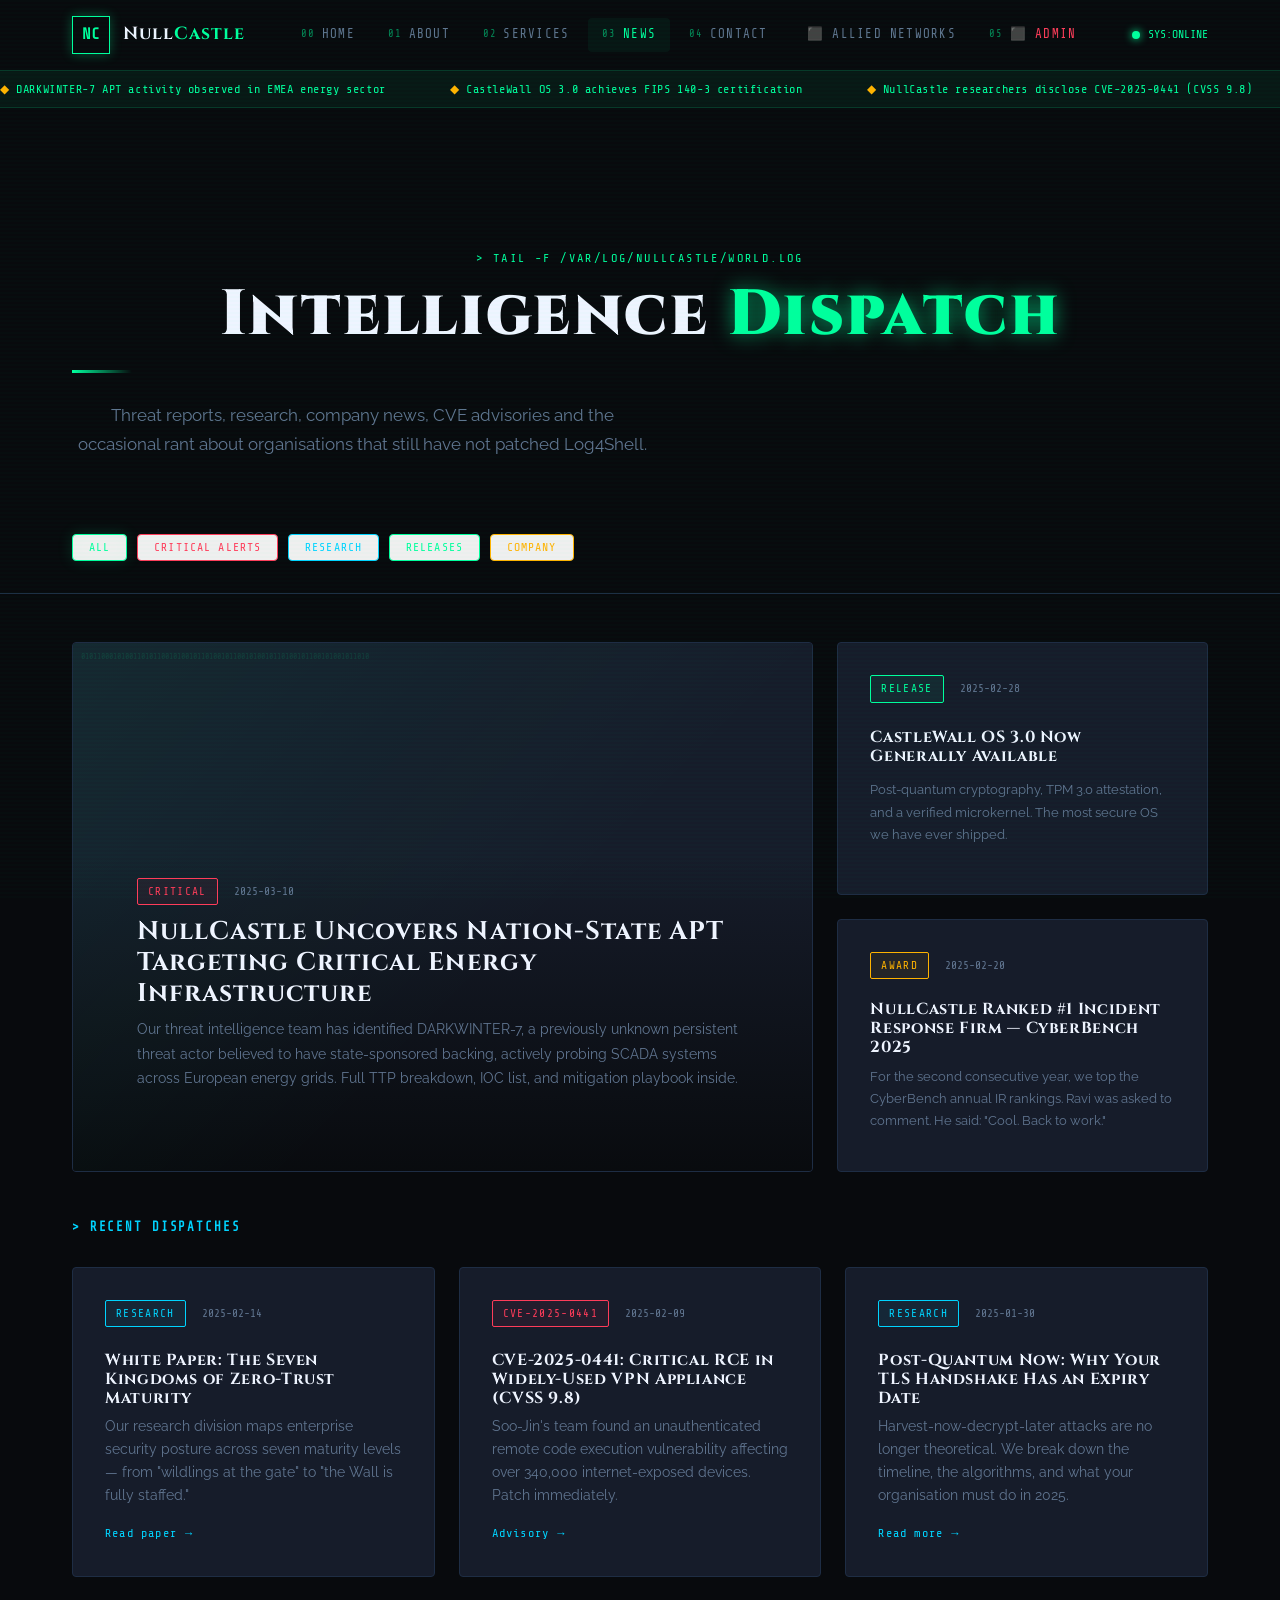
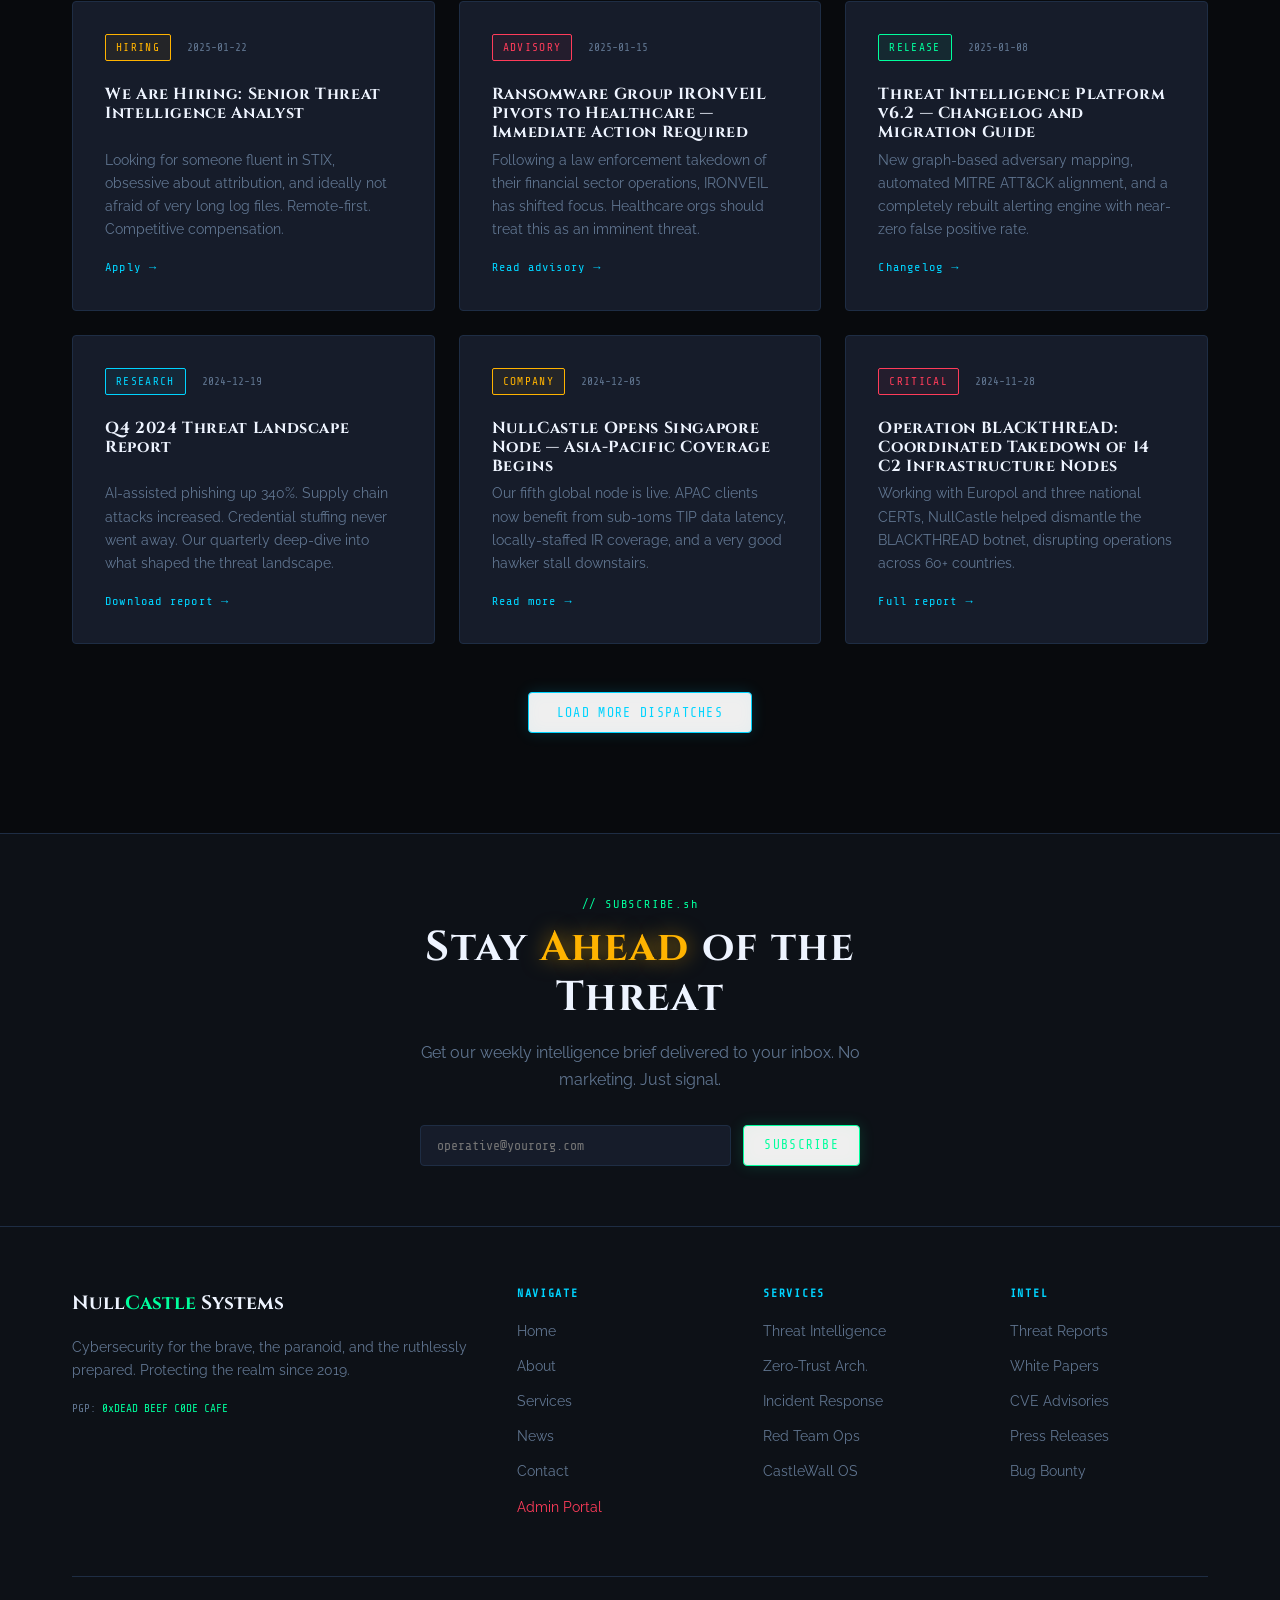
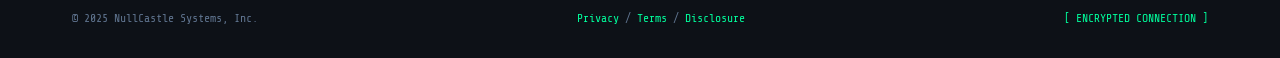
<file: null-castle/news.html>
<!DOCTYPE html>
<html lang="en" class="page-news">
<head>
  <meta charset="UTF-8" />
  <meta name="viewport" content="width=device-width, initial-scale=1.0" />
  <title>News — NullCastle Systems</title>
  <link rel="stylesheet" href="css/style.css" />
  <link rel="preconnect" href="https://fonts.googleapis.com" />
  <link rel="preconnect" href="https://fonts.gstatic.com" crossorigin />
  <link rel="stylesheet" href="https://fonts.googleapis.com/css2?family=Share+Tech+Mono&family=Cinzel:wght@400;700;900&family=Raleway:ital,wght@0,300;0,400;0,600;1,300&display=swap" />
</head>
<body>

<nav>
  <div class="nav-inner">
    <a href="index.html" class="nav-logo">
      <div class="nav-logo-icon">NC</div>
      <span class="nav-logo-text">Null<span>Castle</span></span>
    </a>
    <ul class="nav-links">
      <li><a href="index.html"    data-num="00">Home</a></li>
      <li><a href="about.html"    data-num="01">About</a></li>
      <li><a href="products.php" data-num="02">Services</a></li>
      <li><a href="news.html"     data-num="03" class="active">News</a></li>
      <li><a href="contact.php"   data-num="04">Contact</a></li>
      <li><a href="allied-users.php">⬛ Allied Networks</a></li>
      <li><a href="login.php"    data-num="05" style="color:var(--glow-red)">⬛ Admin</a></li>
    </ul>
    <div class="nav-status"><div class="nav-status-dot"></div>SYS:ONLINE</div>
    <div class="nav-hamburger" role="button" aria-label="Toggle menu">
      <span></span><span></span><span></span>
    </div>
  </div>
</nav>

<div class="news-ticker" style="margin-top:70px;">
  <div class="news-ticker-inner">
    <span class="news-ticker-item">DARKWINTER-7 APT activity observed in EMEA energy sector</span>
    <span class="news-ticker-item">CastleWall OS 3.0 achieves FIPS 140-3 certification</span>
    <span class="news-ticker-item">NullCastle researchers disclose CVE-2025-0441 (CVSS 9.8)</span>
    <span class="news-ticker-item">New white paper: Seven Kingdoms of Zero-Trust Maturity</span>
    <span class="news-ticker-item">Q1 2025 Threat Report now available — download free</span>
    <span class="news-ticker-item">NullCastle ranked #1 IR firm by CyberBench 2025 Report</span>
    <span class="news-ticker-item">Bug bounty programme expands — max payout now $50,000</span>
  </div>
</div>

<section class="news-hero section-sm">
  <div class="container fade-in">
    <p style="font-family:var(--font-mono); font-size:0.75rem; color:var(--glow-green); letter-spacing:0.2em; text-transform:uppercase; margin-bottom:0.5rem;">&gt; tail -f /var/log/nullcastle/world.log</p>
    <h1>Intelligence <span class="glow-text-green">Dispatch</span></h1>
    <div class="divider"></div>
    <p style="color:var(--text-dim); max-width:580px; font-size:1.05rem;">
      Threat reports, research, company news, CVE advisories and the occasional rant about organisations that still have not patched Log4Shell.
    </p>
  </div>
</section>

<section style="padding: 0 0 2rem; border-bottom:1px solid var(--border);">
  <div class="container">
    <div style="display:flex; gap:0.6rem; flex-wrap:wrap;" id="news-filters">
      <button class="btn btn-green filter-btn active" style="font-size:0.72rem; padding:6px 16px;" data-filter="all">All</button>
      <button class="btn filter-btn" style="font-size:0.72rem; padding:6px 16px; color:var(--glow-red); border-color:var(--glow-red);" data-filter="critical">Critical Alerts</button>
      <button class="btn filter-btn" style="font-size:0.72rem; padding:6px 16px; color:var(--glow-cyan); border-color:var(--glow-cyan);" data-filter="research">Research</button>
      <button class="btn filter-btn" style="font-size:0.72rem; padding:6px 16px; color:var(--glow-green); border-color:var(--glow-green);" data-filter="release">Releases</button>
      <button class="btn filter-btn" style="font-size:0.72rem; padding:6px 16px; color:var(--glow-amber); border-color:var(--glow-amber);" data-filter="company">Company</button>
    </div>
  </div>
</section>

<section class="section" style="padding-top:3rem;">
  <div class="container">

    <!-- FEATURED -->
    <div class="news-featured" style="margin-bottom:3rem;">
      <div class="card news-card-big" data-category="critical">
        <div class="news-card-big-bg">
          <div class="news-ascii-bg" aria-hidden="true">010110001010011010110010100101101001011001010010110100101100101001011010</div>
        </div>
        <div class="news-card-content">
          <div class="news-meta">
            <span class="tag tag-red">CRITICAL</span>
            <span style="font-family:var(--font-mono); font-size:0.7rem;">2025-03-10</span>
          </div>
          <h2>NullCastle Uncovers Nation-State APT Targeting Critical Energy Infrastructure</h2>
          <p>Our threat intelligence team has identified DARKWINTER-7, a previously unknown persistent threat actor believed to have state-sponsored backing, actively probing SCADA systems across European energy grids. Full TTP breakdown, IOC list, and mitigation playbook inside.</p>
        </div>
      </div>

      <div class="news-sidebar">
        <div class="card news-card-small" data-category="release">
          <div class="news-meta">
            <span class="tag tag-green">RELEASE</span>
            <span style="font-family:var(--font-mono); font-size:0.7rem;">2025-02-28</span>
          </div>
          <h3>CastleWall OS 3.0 Now Generally Available</h3>
          <p>Post-quantum cryptography, TPM 3.0 attestation, and a verified microkernel. The most secure OS we have ever shipped.</p>
        </div>
        <div class="card news-card-small" data-category="company">
          <div class="news-meta">
            <span class="tag tag-amber">AWARD</span>
            <span style="font-family:var(--font-mono); font-size:0.7rem;">2025-02-20</span>
          </div>
          <h3>NullCastle Ranked #1 Incident Response Firm — CyberBench 2025</h3>
          <p>For the second consecutive year, we top the CyberBench annual IR rankings. Ravi was asked to comment. He said: "Cool. Back to work."</p>
        </div>
      </div>
    </div>

    <!-- NEWS GRID -->
    <h3 style="font-family:var(--font-mono); font-size:0.78rem; color:var(--glow-cyan); letter-spacing:0.15em; text-transform:uppercase; margin-bottom:2rem;">&gt; Recent Dispatches</h3>
    <div class="news-grid" id="news-grid">

      <div class="card news-card" data-category="research">
        <div class="news-meta">
          <span class="tag tag-cyan">RESEARCH</span>
          <span style="font-family:var(--font-mono); font-size:0.7rem;">2025-02-14</span>
        </div>
        <h3>White Paper: The Seven Kingdoms of Zero-Trust Maturity</h3>
        <p>Our research division maps enterprise security posture across seven maturity levels — from "wildlings at the gate" to "the Wall is fully staffed."</p>
        <a href="#" class="news-read-more">Read paper</a>
      </div>

      <div class="card news-card" data-category="critical">
        <div class="news-meta">
          <span class="tag tag-red">CVE-2025-0441</span>
          <span style="font-family:var(--font-mono); font-size:0.7rem;">2025-02-09</span>
        </div>
        <h3>CVE-2025-0441: Critical RCE in Widely-Used VPN Appliance (CVSS 9.8)</h3>
        <p>Soo-Jin's team found an unauthenticated remote code execution vulnerability affecting over 340,000 internet-exposed devices. Patch immediately.</p>
        <a href="#" class="news-read-more">Advisory</a>
      </div>

      <div class="card news-card" data-category="research">
        <div class="news-meta">
          <span class="tag tag-cyan">RESEARCH</span>
          <span style="font-family:var(--font-mono); font-size:0.7rem;">2025-01-30</span>
        </div>
        <h3>Post-Quantum Now: Why Your TLS Handshake Has an Expiry Date</h3>
        <p>Harvest-now-decrypt-later attacks are no longer theoretical. We break down the timeline, the algorithms, and what your organisation must do in 2025.</p>
        <a href="#" class="news-read-more">Read more</a>
      </div>

      <div class="card news-card" data-category="company">
        <div class="news-meta">
          <span class="tag tag-amber">HIRING</span>
          <span style="font-family:var(--font-mono); font-size:0.7rem;">2025-01-22</span>
        </div>
        <h3>We Are Hiring: Senior Threat Intelligence Analyst</h3>
        <p>Looking for someone fluent in STIX, obsessive about attribution, and ideally not afraid of very long log files. Remote-first. Competitive compensation.</p>
        <a href="contact.php" class="news-read-more">Apply</a>
      </div>

      <div class="card news-card" data-category="critical">
        <div class="news-meta">
          <span class="tag tag-red">ADVISORY</span>
          <span style="font-family:var(--font-mono); font-size:0.7rem;">2025-01-15</span>
        </div>
        <h3>Ransomware Group IRONVEIL Pivots to Healthcare — Immediate Action Required</h3>
        <p>Following a law enforcement takedown of their financial sector operations, IRONVEIL has shifted focus. Healthcare orgs should treat this as an imminent threat.</p>
        <a href="#" class="news-read-more">Read advisory</a>
      </div>

      <div class="card news-card" data-category="release">
        <div class="news-meta">
          <span class="tag tag-green">RELEASE</span>
          <span style="font-family:var(--font-mono); font-size:0.7rem;">2025-01-08</span>
        </div>
        <h3>Threat Intelligence Platform v6.2 — Changelog and Migration Guide</h3>
        <p>New graph-based adversary mapping, automated MITRE ATT&amp;CK alignment, and a completely rebuilt alerting engine with near-zero false positive rate.</p>
        <a href="#" class="news-read-more">Changelog</a>
      </div>

      <div class="card news-card" data-category="research">
        <div class="news-meta">
          <span class="tag tag-cyan">RESEARCH</span>
          <span style="font-family:var(--font-mono); font-size:0.7rem;">2024-12-19</span>
        </div>
        <h3>Q4 2024 Threat Landscape Report</h3>
        <p>AI-assisted phishing up 340%. Supply chain attacks increased. Credential stuffing never went away. Our quarterly deep-dive into what shaped the threat landscape.</p>
        <a href="#" class="news-read-more">Download report</a>
      </div>

      <div class="card news-card" data-category="company">
        <div class="news-meta">
          <span class="tag tag-amber">COMPANY</span>
          <span style="font-family:var(--font-mono); font-size:0.7rem;">2024-12-05</span>
        </div>
        <h3>NullCastle Opens Singapore Node — Asia-Pacific Coverage Begins</h3>
        <p>Our fifth global node is live. APAC clients now benefit from sub-10ms TIP data latency, locally-staffed IR coverage, and a very good hawker stall downstairs.</p>
        <a href="#" class="news-read-more">Read more</a>
      </div>

      <div class="card news-card" data-category="critical">
        <div class="news-meta">
          <span class="tag tag-red">CRITICAL</span>
          <span style="font-family:var(--font-mono); font-size:0.7rem;">2024-11-28</span>
        </div>
        <h3>Operation BLACKTHREAD: Coordinated Takedown of 14 C2 Infrastructure Nodes</h3>
        <p>Working with Europol and three national CERTs, NullCastle helped dismantle the BLACKTHREAD botnet, disrupting operations across 60+ countries.</p>
        <a href="#" class="news-read-more">Full report</a>
      </div>

    </div>

    <div style="text-align:center; margin-top:3rem;">
      <button class="btn btn-cyan" id="load-more" style="font-size:0.82rem;">Load More Dispatches</button>
    </div>
  </div>
</section>

<section class="section-sm" style="background:var(--deep); border-top:1px solid var(--border); text-align:center;">
  <div class="container" style="max-width:560px;">
    <p style="font-family:var(--font-mono); font-size:0.75rem; color:var(--glow-green); letter-spacing:0.15em; margin-bottom:0.5rem;">// SUBSCRIBE.sh</p>
    <h2 style="margin-bottom:1rem;">Stay <span class="glow-text-amber">Ahead</span> of the Threat</h2>
    <p style="color:var(--text-dim); margin-bottom:2rem;">Get our weekly intelligence brief delivered to your inbox. No marketing. Just signal.</p>
    <form style="display:flex; gap:0.8rem; max-width:440px; margin:0 auto;" onsubmit="handleSubscribe(event)">
      <input type="email" placeholder="operative@yourorg.com" required
        style="flex:1; background:var(--card); border:1px solid var(--border); border-radius:var(--radius); padding:12px 16px; color:var(--text); font-family:var(--font-mono); font-size:0.82rem; outline:none;" />
      <button type="submit" class="btn btn-green" style="padding:12px 20px; font-size:0.8rem; white-space:nowrap;">Subscribe</button>
    </form>
    <p id="subscribe-msg" style="display:none; font-family:var(--font-mono); font-size:0.8rem; color:var(--glow-green); margin-top:1rem;">[OK] You are now in the loop.</p>
  </div>
</section>

<footer>
  <div class="container">
    <div class="footer-grid">
      <div class="footer-brand">
        <div class="footer-logo">Null<span>Castle</span> Systems</div>
        <p>Cybersecurity for the brave, the paranoid, and the ruthlessly prepared. Protecting the realm since 2019.</p>
        <p style="font-family:var(--font-mono); font-size:0.7rem; color:var(--text-dim); margin-top:1rem;">PGP: <span style="color:var(--glow-green)">0xDEAD BEEF C0DE CAFE</span></p>
      </div>
      <div class="footer-col"><h4>Navigate</h4><ul>
        <li><a href="index.html">Home</a></li><li><a href="about.html">About</a></li>
        <li><a href="products.php">Services</a></li><li><a href="news.html">News</a></li>
        <li><a href="contact.php">Contact</a></li>
          <li><a href="login.php" style="color:var(--glow-red)">Admin Portal</a></li>
      </ul></div>
      <div class="footer-col"><h4>Services</h4><ul>
        <li><a href="products.php">Threat Intelligence</a></li>
        <li><a href="products.php">Zero-Trust Arch.</a></li>
        <li><a href="products.php">Incident Response</a></li>
        <li><a href="products.php">Red Team Ops</a></li>
        <li><a href="products.php">CastleWall OS</a></li>
      </ul></div>
      <div class="footer-col"><h4>Intel</h4><ul>
        <li><a href="news.html">Threat Reports</a></li>
        <li><a href="news.html">White Papers</a></li>
        <li><a href="news.html">CVE Advisories</a></li>
        <li><a href="news.html">Press Releases</a></li>
        <li><a href="contact.php">Bug Bounty</a></li>
      </ul></div>
    </div>
    <div class="footer-bottom">
      <span>&copy; 2025 NullCastle Systems, Inc.</span>
      <span><a href="#">Privacy</a> / <a href="#">Terms</a> / <a href="#">Disclosure</a></span>
      <span style="color:var(--glow-green);">[ ENCRYPTED CONNECTION ]</span>
    </div>
  </div>
</footer>


<script>
function handleSubscribe(e) {
  e.preventDefault();
  document.getElementById('subscribe-msg').style.display = 'block';
  e.target.style.opacity = '0.5';
  e.target.style.pointerEvents = 'none';
}

// Filter functionality
document.querySelectorAll('.filter-btn').forEach(btn => {
  btn.addEventListener('click', () => {
    document.querySelectorAll('.filter-btn').forEach(b => {
      b.classList.remove('active');
      b.style.background = '';
    });
    btn.classList.add('active');
    const filter = btn.dataset.filter;
    document.querySelectorAll('#news-grid .news-card').forEach(card => {
      if (filter === 'all' || card.dataset.category === filter) {
        card.style.display = '';
      } else {
        card.style.display = 'none';
      }
    });
  });
});

document.getElementById('load-more').addEventListener('click', function() {
  this.textContent = '[ END OF LOG ]';
  this.disabled = true;
  this.style.opacity = '0.4';
});
</script>

<script>
document.addEventListener('DOMContentLoaded', function() {

  /* --- Scrolled nav --- */
  var nav = document.querySelector('nav');
  if (nav) {
    window.addEventListener('scroll', function() {
      nav.classList.toggle('scrolled', window.scrollY > 30);
    });
  }

  /* --- Mobile hamburger --- */
  var hamburger = document.querySelector('.nav-hamburger');
  var navLinks  = document.querySelector('.nav-links');
  if (hamburger && navLinks) {
    hamburger.addEventListener('click', function() {
      navLinks.classList.toggle('open');
      var spans = hamburger.querySelectorAll('span');
      if (navLinks.classList.contains('open')) {
        spans[0].style.transform = 'rotate(45deg) translate(5px,5px)';
        spans[1].style.opacity   = '0';
        spans[2].style.transform = 'rotate(-45deg) translate(5px,-5px)';
      } else {
        spans.forEach(function(s) { s.style.transform = ''; s.style.opacity = ''; });
      }
    });
    navLinks.querySelectorAll('a').forEach(function(a) {
      a.addEventListener('click', function() {
        navLinks.classList.remove('open');
        hamburger.querySelectorAll('span').forEach(function(s) { s.style.transform = ''; s.style.opacity = ''; });
      });
    });
  }

  /* --- Terminal typewriter (home page only) --- */
  var terminalBody = document.querySelector('.terminal-body');
  if (terminalBody) {
    var lines = [
      { type: 'cmd', text: 'nullcastle --status' },
      { type: 'out', text: 'Initializing NullCastle OS v4.2.0...', cls: 'info' },
      { type: 'out', text: '[ OK ] Firewall: ACTIVE',               cls: 'success' },
      { type: 'out', text: '[ OK ] Encryption: AES-256-GCM',        cls: 'success' },
      { type: 'out', text: '[ OK ] ThreatDB: 2.4M signatures loaded', cls: 'success' },
      { type: 'cmd', text: 'whoami' },
      { type: 'out', text: 'nullcastle\\root - clearance: OMEGA',   cls: 'warn' },
      { type: 'cmd', text: 'ls -la /services/' },
      { type: 'out', text: 'drwx  breach-response/',                cls: '' },
      { type: 'out', text: 'drwx  zero-trust-arch/',                cls: '' },
      { type: 'out', text: 'drwx  dark-web-intel/',                 cls: '' },
      { type: 'cmd', text: 'echo "The castle never sleeps."' },
      { type: 'out', text: 'The castle never sleeps.',              cls: 'success' }
    ];
    var li = 0;
    terminalBody.innerHTML = '';

    function typeText(el, text, cb, speed) {
      speed = speed || 30;
      var i = 0;
      var interval = setInterval(function() {
        el.textContent += text[i++];
        terminalBody.scrollTop = terminalBody.scrollHeight;
        if (i >= text.length) { clearInterval(interval); if (cb) cb(); }
      }, speed);
    }

    function nextLine() {
      if (li >= lines.length) {
        var cur = document.createElement('span');
        cur.className = 'terminal-cursor';
        terminalBody.appendChild(cur);
        return;
      }
      var line = lines[li];
      var row  = document.createElement('div');
      row.className = 'terminal-line';
      if (line.type === 'cmd') {
        row.innerHTML = '<span class="terminal-prompt">nullcastle@sys:~$&nbsp;</span><span class="terminal-cmd"></span>';
        terminalBody.appendChild(row);
        typeText(row.querySelector('.terminal-cmd'), line.text, function() {
          li++; setTimeout(nextLine, 200);
        }, 35);
      } else {
        var cls = line.cls ? 'terminal-output ' + line.cls : 'terminal-output';
        row.innerHTML = '<span class="' + cls + '"></span>';
        terminalBody.appendChild(row);
        typeText(row.querySelector('span'), line.text, function() {
          li++; setTimeout(nextLine, 60);
        }, 14);
      }
    }
    setTimeout(nextLine, 700);
  }

  /* --- Fade-in cards (excludes person-cards and terminal children) --- */
  if ('IntersectionObserver' in window) {
    var fadeObserver = new IntersectionObserver(function(entries) {
      entries.forEach(function(e) {
        if (e.isIntersecting) {
          e.target.style.opacity   = '1';
          e.target.style.transform = 'translateY(0)';
          fadeObserver.unobserve(e.target);
        }
      });
    }, { threshold: 0.08 });

    document.querySelectorAll('.team-card, .news-card, .product-card, .card').forEach(function(el) {
      /* skip person-card wrappers and their children — they manage their own opacity */
      if (el.classList.contains('person-card')) return;
      if (el.classList.contains('person-card-front')) return;
      if (el.classList.contains('person-card-back')) return;
      if (el.closest && el.closest('.person-card')) return;
      if (el.closest && el.closest('.terminal-body')) return;
      el.style.opacity    = '0';
      el.style.transform  = 'translateY(22px)';
      el.style.transition = 'opacity 0.6s ease, transform 0.6s ease';
      fadeObserver.observe(el);
    });
  }

  /* --- Counter animation --- */
  if ('IntersectionObserver' in window) {
    document.querySelectorAll('.hero-stat .value').forEach(function(el) {
      var raw     = el.textContent.trim();
      var target  = parseFloat(raw);
      var isFloat = raw.indexOf('.') !== -1;
      var suffix  = raw.replace(/[\d.]/g, '');
      if (isNaN(target)) return;
      var duration  = 2000;
      var startTime = null;
      function update(now) {
        if (!startTime) startTime = now;
        var progress = Math.min((now - startTime) / duration, 1);
        var eased    = 1 - Math.pow(1 - progress, 3);
        el.textContent = (isFloat ? (eased * target).toFixed(1) : Math.floor(eased * target)) + suffix;
        if (progress < 1) requestAnimationFrame(update);
      }
      var statObs = new IntersectionObserver(function(entries) {
        if (entries[0].isIntersecting) { requestAnimationFrame(update); statObs.disconnect(); }
      }, { threshold: 0.5 });
      statObs.observe(el);
    });
  }

  /* --- Hero title glitch on hover --- */
  var glitchEl = document.querySelector('.hero-title');
  if (glitchEl) {
    var glitchTimer;
    glitchEl.addEventListener('mouseenter', function() {
      clearTimeout(glitchTimer);
      glitchEl.style.textShadow = '2px 0 #ff3c5a, -2px 0 #00d4ff';
      glitchTimer = setTimeout(function() { glitchEl.style.textShadow = ''; }, 200);
    });
  }

  /* --- News ticker duplicate --- */
  var tickerInner = document.querySelector('.news-ticker-inner');
  if (tickerInner) {
    tickerInner.innerHTML += tickerInner.innerHTML;
  }

  /* --- Dossier cards: opacity crossfade via .pc-active ---
       Both faces are position:absolute, same size.
       Front starts opacity:1, back opacity:0.
       Adding .pc-active swaps them via CSS transition.
  ---------------------------------------------------------------- */
  document.querySelectorAll('.person-card').forEach(function(card) {
    if (!card.querySelector('.person-card-front')) return;

    card.addEventListener('mouseenter', function() {
      card.classList.add('pc-active');
    });
    card.addEventListener('mouseleave', function() {
      card.classList.remove('pc-active');
    });
    card.addEventListener('touchend', function(e) {
      e.preventDefault();
      card.classList.toggle('pc-active');
    });
    card.addEventListener('keydown', function(e) {
      if (e.key === 'Enter' || e.key === ' ') {
        e.preventDefault();
        card.classList.toggle('pc-active');
      }
    });
  });

});
</script>
</body>
</html>
</file>
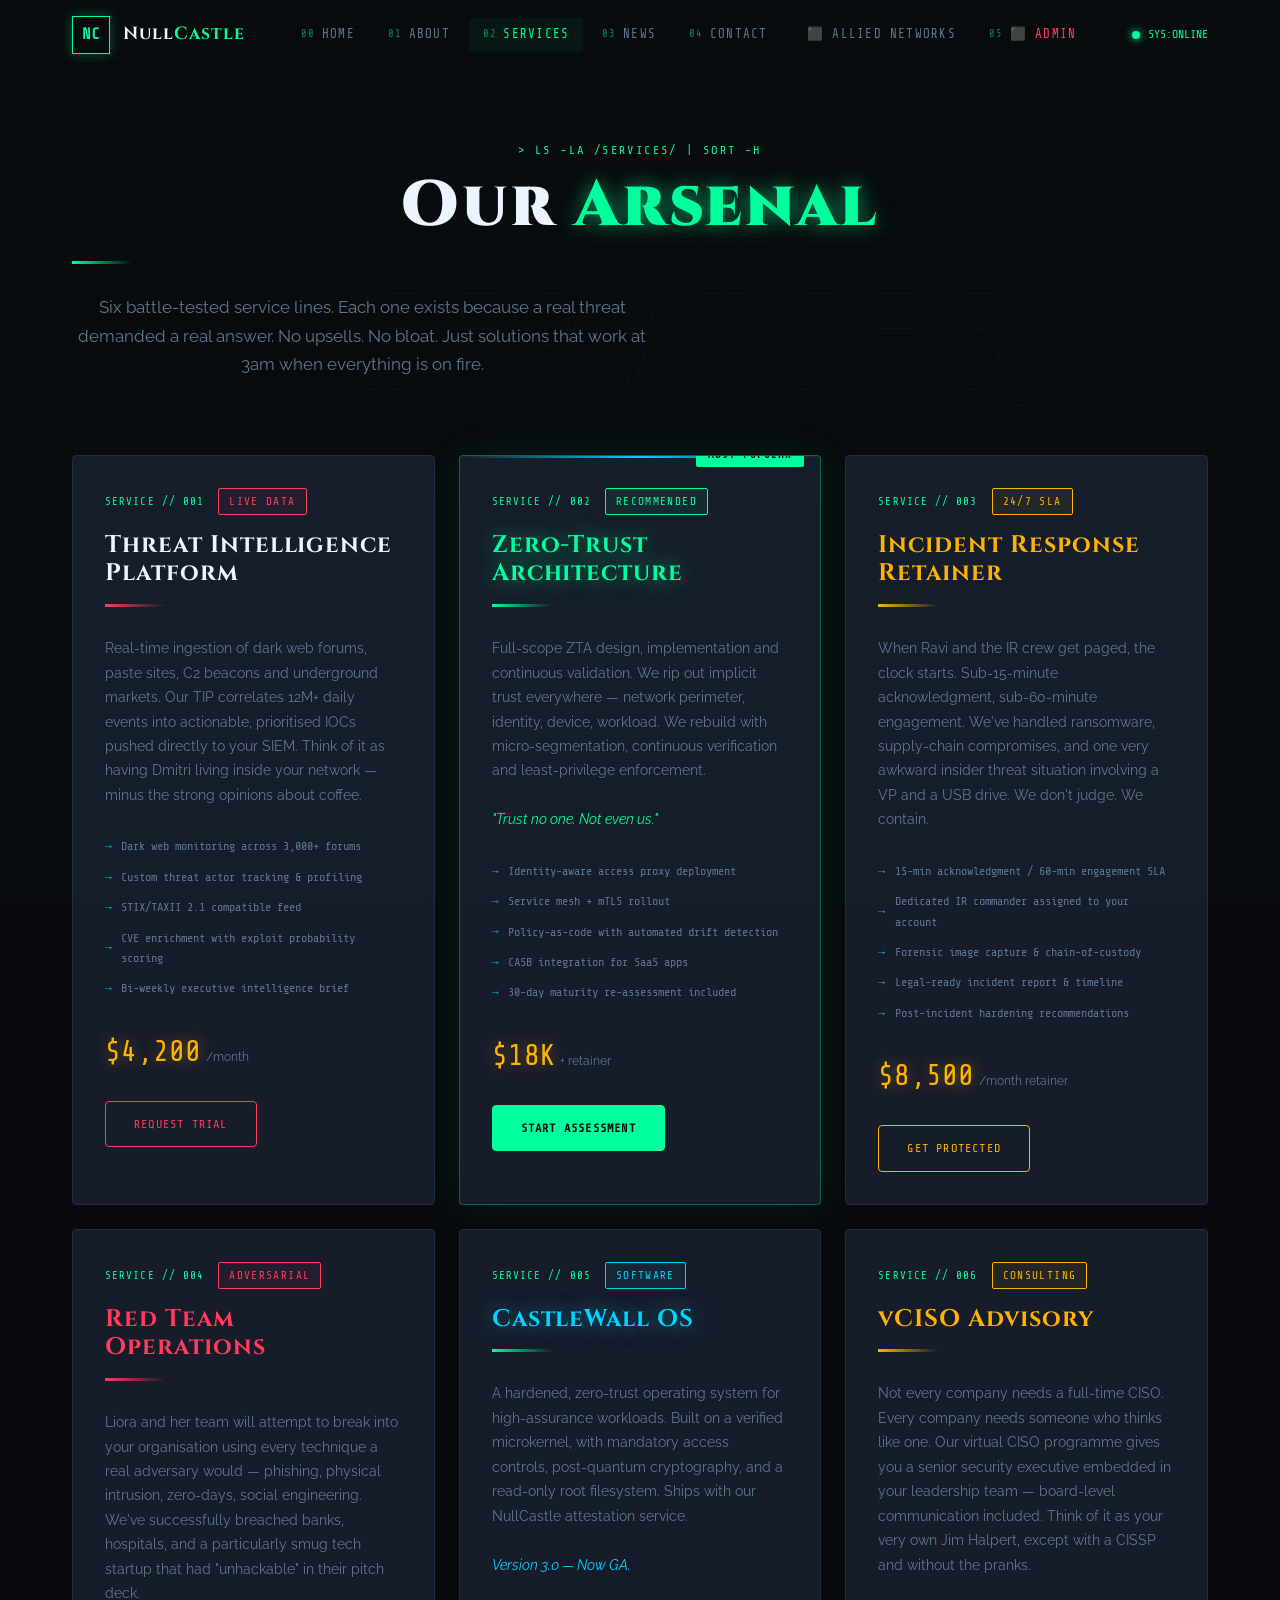
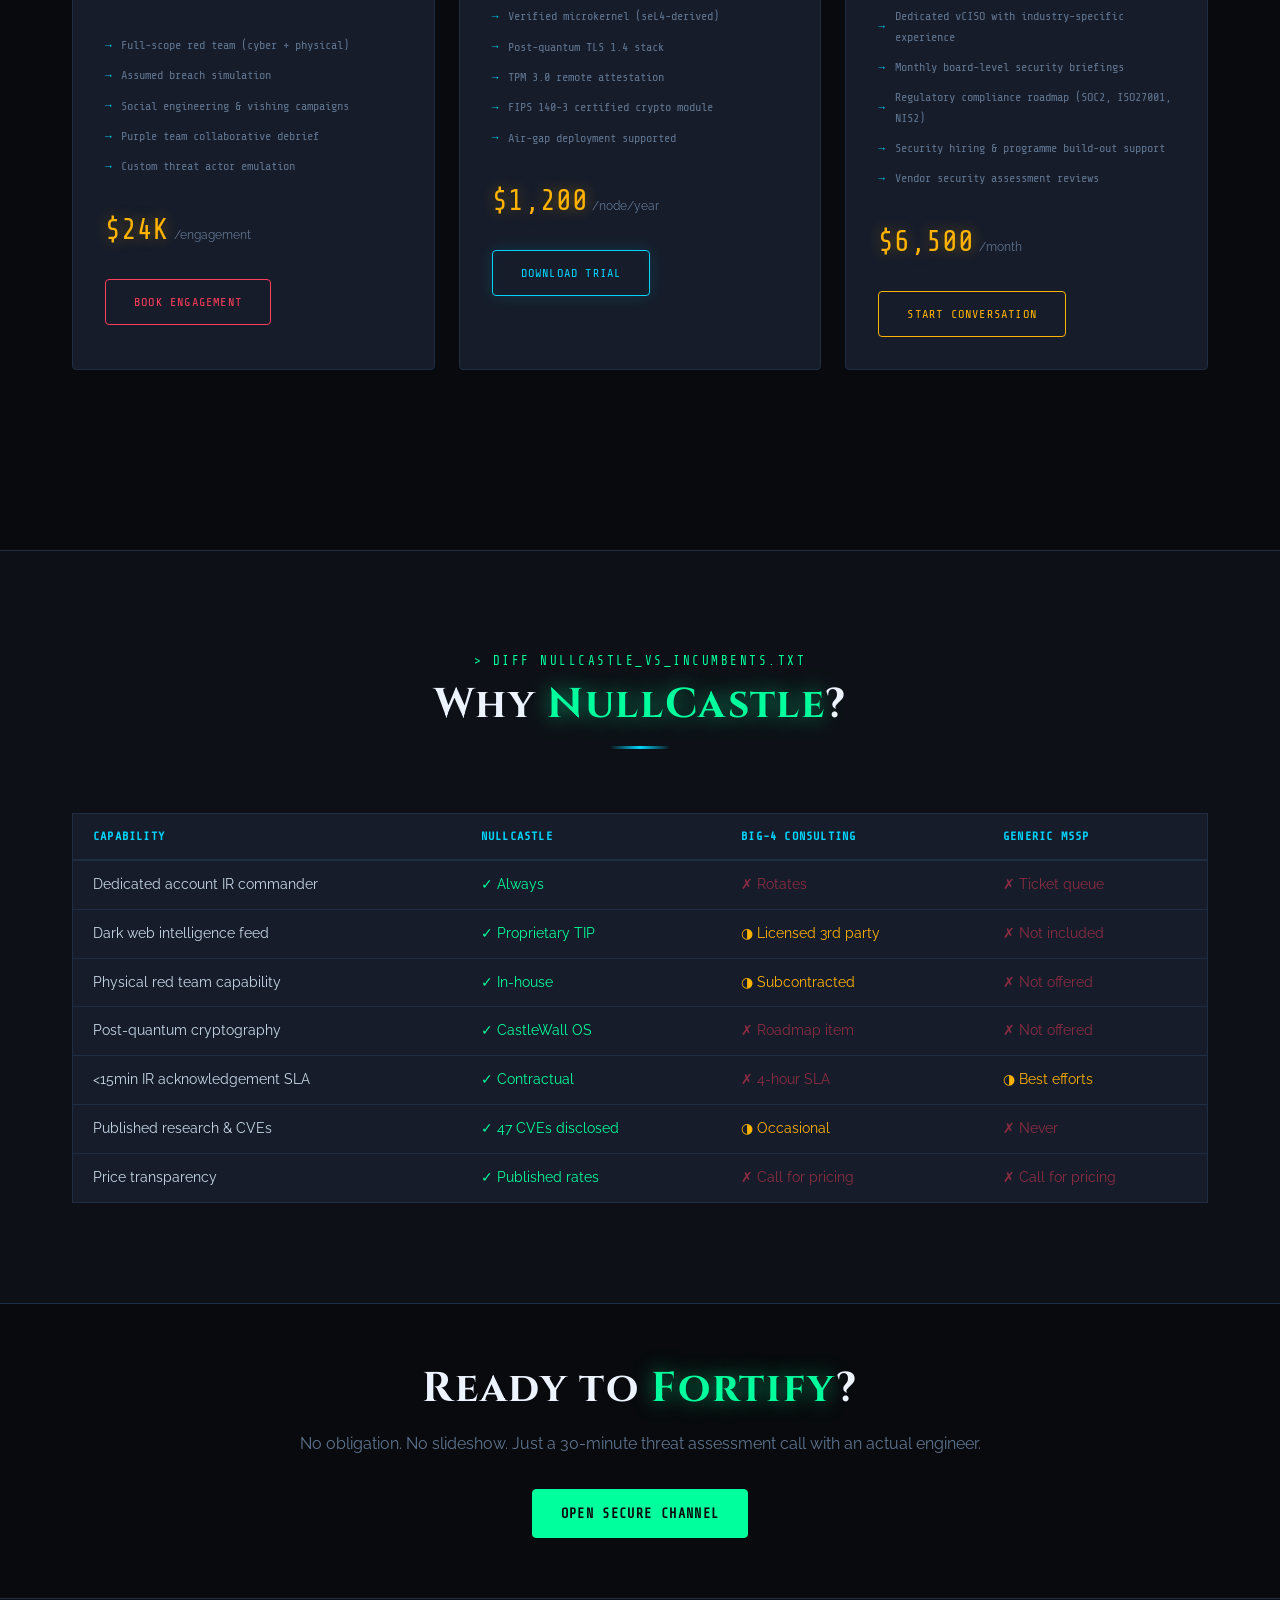
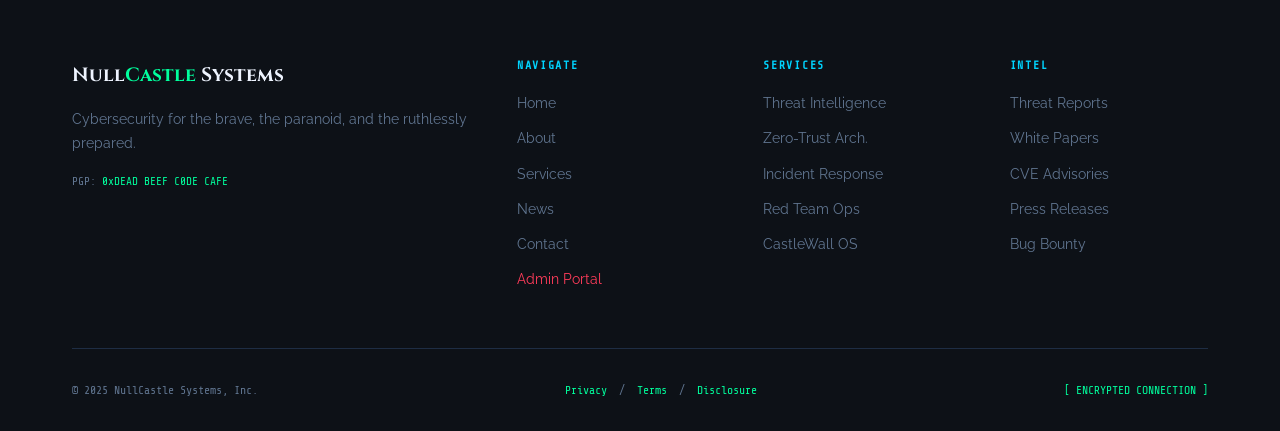
<file: null-castle/products.html>
<!DOCTYPE html>
<html lang="en" class="page-products">
<head>
  <meta charset="UTF-8" />
  <meta name="viewport" content="width=device-width, initial-scale=1.0" />
  <title>Services — NullCastle Systems</title>
  <meta name="description" content="NullCastle Systems service offerings: threat intelligence, zero-trust, incident response, red team ops, and more." />
  <link rel="stylesheet" href="css/style.css" />
  <link rel="preconnect" href="https://fonts.googleapis.com" />
  <link rel="preconnect" href="https://fonts.gstatic.com" crossorigin />
  <link rel="stylesheet" href="https://fonts.googleapis.com/css2?family=Share+Tech+Mono&family=Cinzel:wght@400;700;900&family=Raleway:ital,wght@0,300;0,400;0,600;1,300&display=swap" />
</head>
<body>

<nav>
  <div class="nav-inner">
    <a href="index.html" class="nav-logo">
      <div class="nav-logo-icon">NC</div>
      <span class="nav-logo-text">Null<span>Castle</span></span>
    </a>
    <ul class="nav-links">
      <li><a href="index.html"    data-num="00">Home</a></li>
      <li><a href="about.html"    data-num="01">About</a></li>
      <li><a href="products.html" data-num="02" class="active">Services</a></li>
      <li><a href="news.html"     data-num="03">News</a></li>
      <li><a href="contact.php"   data-num="04">Contact</a></li>
      <li><a href="allied-users.php">⬛ Allied Networks</a></li>
      <li><a href="login.php"    data-num="05" style="color:var(--glow-red)">⬛ Admin</a></li>
    </ul>
    <div class="nav-status"><div class="nav-status-dot"></div>SYS:ONLINE</div>
    <div class="nav-hamburger" role="button" aria-label="Toggle menu">
      <span></span><span></span><span></span>
    </div>
  </div>
</nav>

<!-- ======================================================
     PRODUCTS HERO
     ====================================================== -->
<section class="products-hero section-sm">
  <div class="container fade-in">
    <p class="pre-title" style="font-family:var(--font-mono); font-size:0.75rem; color:var(--glow-green); letter-spacing:0.2em; text-transform:uppercase; margin-bottom:0.5rem;">
      &gt; ls -la /services/ | sort -h
    </p>
    <h1>Our <span class="glow-text-green">Arsenal</span></h1>
    <div class="divider"></div>
    <p style="color:var(--text-dim); max-width:580px; font-size:1.05rem;">
      Six battle-tested service lines. Each one exists because a real threat
      demanded a real answer. No upsells. No bloat. Just solutions that work
      at 3am when everything is on fire.
    </p>
  </div>
</section>

<!-- ======================================================
     SERVICE CARDS
     ====================================================== -->
<section class="section" style="padding-top:0;">
  <div class="container">
    <div class="products-grid">

      <!-- 1: Threat Intelligence -->
      <div class="card product-card">
        <div class="product-num">SERVICE // 001 &nbsp;<span class="tag tag-red">LIVE DATA</span></div>
        <h3 class="glow-text-red">Threat Intelligence Platform</h3>
        <div class="divider" style="background:linear-gradient(90deg,var(--glow-red),transparent)"></div>
        <p class="product-desc">
          Real-time ingestion of dark web forums, paste sites, C2 beacons and
          underground markets. Our TIP correlates 12M+ daily events into
          actionable, prioritised IOCs pushed directly to your SIEM.
          Think of it as having Dmitri living inside your network — minus the
          strong opinions about coffee.
        </p>
        <ul class="product-features">
          <li>Dark web monitoring across 3,000+ forums</li>
          <li>Custom threat actor tracking &amp; profiling</li>
          <li>STIX/TAXII 2.1 compatible feed</li>
          <li>CVE enrichment with exploit probability scoring</li>
          <li>Bi-weekly executive intelligence brief</li>
        </ul>
        <div class="product-price">
          <span class="price-amount">$4,200</span>
          <span class="price-period">/month</span>
        </div>
        <a href="contact.php" class="btn" style="margin-top:1.5rem; color:var(--glow-red); border-color:var(--glow-red); font-size:0.75rem;">Request Trial</a>
      </div>

      <!-- 2: Zero Trust (featured) -->
      <div class="card product-card product-featured">
        <div class="product-badge">Most Popular</div>
        <div class="product-num">SERVICE // 002 &nbsp;<span class="tag tag-green">RECOMMENDED</span></div>
        <h3 class="glow-text-green">Zero-Trust Architecture</h3>
        <div class="divider"></div>
        <p class="product-desc">
          Full-scope ZTA design, implementation and continuous validation.
          We rip out implicit trust everywhere — network perimeter, identity,
          device, workload. We rebuild with micro-segmentation, continuous
          verification and least-privilege enforcement.
          <br><br>
          <em style="color:var(--glow-green); font-size:0.85rem;">"Trust no one. Not even us."</em>
        </p>
        <ul class="product-features">
          <li>Identity-aware access proxy deployment</li>
          <li>Service mesh + mTLS rollout</li>
          <li>Policy-as-code with automated drift detection</li>
          <li>CASB integration for SaaS apps</li>
          <li>30-day maturity re-assessment included</li>
        </ul>
        <div class="product-price">
          <span class="price-amount">$18K</span>
          <span class="price-period">+ retainer</span>
        </div>
        <a href="contact.php" class="btn btn-filled" style="margin-top:1.5rem; font-size:0.75rem;">Start Assessment</a>
      </div>

      <!-- 3: Incident Response -->
      <div class="card product-card">
        <div class="product-num">SERVICE // 003 &nbsp;<span class="tag tag-amber">24/7 SLA</span></div>
        <h3 style="color:var(--glow-amber)">Incident Response Retainer</h3>
        <div class="divider" style="background:linear-gradient(90deg,var(--glow-amber),transparent)"></div>
        <p class="product-desc">
          When Ravi and the IR crew get paged, the clock starts. Sub-15-minute
          acknowledgment, sub-60-minute engagement. We've handled ransomware,
          supply-chain compromises, and one very awkward insider threat situation
          involving a VP and a USB drive. We don't judge. We contain.
        </p>
        <ul class="product-features">
          <li>15-min acknowledgment / 60-min engagement SLA</li>
          <li>Dedicated IR commander assigned to your account</li>
          <li>Forensic image capture &amp; chain-of-custody</li>
          <li>Legal-ready incident report &amp; timeline</li>
          <li>Post-incident hardening recommendations</li>
        </ul>
        <div class="product-price">
          <span class="price-amount">$8,500</span>
          <span class="price-period">/month retainer</span>
        </div>
        <a href="contact.php" class="btn" style="margin-top:1.5rem; color:var(--glow-amber); border-color:var(--glow-amber); font-size:0.75rem;">Get Protected</a>
      </div>

      <!-- 4: Red Team -->
      <div class="card product-card">
        <div class="product-num">SERVICE // 004 &nbsp;<span class="tag tag-red">ADVERSARIAL</span></div>
        <h3 style="color:var(--glow-red)">Red Team Operations</h3>
        <div class="divider" style="background:linear-gradient(90deg,var(--glow-red),transparent)"></div>
        <p class="product-desc">
          Liora and her team will attempt to break into your organisation using
          every technique a real adversary would — phishing, physical intrusion,
          zero-days, social engineering. We've successfully breached banks, hospitals,
          and a particularly smug tech startup that had "unhackable" in their pitch deck.
        </p>
        <ul class="product-features">
          <li>Full-scope red team (cyber + physical)</li>
          <li>Assumed breach simulation</li>
          <li>Social engineering &amp; vishing campaigns</li>
          <li>Purple team collaborative debrief</li>
          <li>Custom threat actor emulation</li>
        </ul>
        <div class="product-price">
          <span class="price-amount">$24K</span>
          <span class="price-period">/engagement</span>
        </div>
        <a href="contact.php" class="btn" style="margin-top:1.5rem; color:var(--glow-red); border-color:var(--glow-red); font-size:0.75rem;">Book Engagement</a>
      </div>

      <!-- 5: CastleWall OS -->
      <div class="card product-card">
        <div class="product-num">SERVICE // 005 &nbsp;<span class="tag tag-cyan">SOFTWARE</span></div>
        <h3 class="glow-text-cyan">CastleWall OS</h3>
        <div class="divider"></div>
        <p class="product-desc">
          A hardened, zero-trust operating system for high-assurance workloads.
          Built on a verified microkernel, with mandatory access controls,
          post-quantum cryptography, and a read-only root filesystem. Ships with
          our NullCastle attestation service.
          <br><br>
          <em style="color:var(--glow-cyan); font-size:0.85rem;">Version 3.0 — Now GA.</em>
        </p>
        <ul class="product-features">
          <li>Verified microkernel (seL4-derived)</li>
          <li>Post-quantum TLS 1.4 stack</li>
          <li>TPM 3.0 remote attestation</li>
          <li>FIPS 140-3 certified crypto module</li>
          <li>Air-gap deployment supported</li>
        </ul>
        <div class="product-price">
          <span class="price-amount">$1,200</span>
          <span class="price-period">/node/year</span>
        </div>
        <a href="contact.php" class="btn btn-cyan" style="margin-top:1.5rem; font-size:0.75rem;">Download Trial</a>
      </div>

      <!-- 6: CISO Advisory -->
      <div class="card product-card">
        <div class="product-num">SERVICE // 006 &nbsp;<span class="tag tag-amber">CONSULTING</span></div>
        <h3 style="color:var(--glow-amber)">vCISO Advisory</h3>
        <div class="divider" style="background:linear-gradient(90deg,var(--glow-amber),transparent)"></div>
        <p class="product-desc">
          Not every company needs a full-time CISO. Every company needs someone
          who thinks like one. Our virtual CISO programme gives you a senior
          security executive embedded in your leadership team — board-level
          communication included. Think of it as your very own Jim Halpert,
          except with a CISSP and without the pranks.
        </p>
        <ul class="product-features">
          <li>Dedicated vCISO with industry-specific experience</li>
          <li>Monthly board-level security briefings</li>
          <li>Regulatory compliance roadmap (SOC2, ISO27001, NIS2)</li>
          <li>Security hiring &amp; programme build-out support</li>
          <li>Vendor security assessment reviews</li>
        </ul>
        <div class="product-price">
          <span class="price-amount">$6,500</span>
          <span class="price-period">/month</span>
        </div>
        <a href="contact.php" class="btn" style="margin-top:1.5rem; color:var(--glow-amber); border-color:var(--glow-amber); font-size:0.75rem;">Start Conversation</a>
      </div>

    </div>
  </div>
</section>

<!-- ======================================================
     COMPARISON TABLE
     ====================================================== -->
<section class="section" style="background:var(--deep); border-top:1px solid var(--border);">
  <div class="container">
    <div class="section-heading">
      <p class="pre-title">&gt; diff nullcastle_vs_incumbents.txt</p>
      <h2>Why <span class="glow-text-green">NullCastle</span>?</h2>
      <div class="divider divider-center"></div>
    </div>

    <div style="overflow-x:auto;">
      <table class="comparison-table" style="background:var(--card); border:1px solid var(--border); border-radius:var(--radius);">
        <thead>
          <tr>
            <th>Capability</th>
            <th>NullCastle</th>
            <th>Big-4 Consulting</th>
            <th>Generic MSSP</th>
          </tr>
        </thead>
        <tbody>
          <tr>
            <td>Dedicated account IR commander</td>
            <td><span class="check">✓ Always</span></td>
            <td><span class="cross">✗ Rotates</span></td>
            <td><span class="cross">✗ Ticket queue</span></td>
          </tr>
          <tr>
            <td>Dark web intelligence feed</td>
            <td><span class="check">✓ Proprietary TIP</span></td>
            <td><span style="color:var(--glow-amber)">◑ Licensed 3rd party</span></td>
            <td><span class="cross">✗ Not included</span></td>
          </tr>
          <tr>
            <td>Physical red team capability</td>
            <td><span class="check">✓ In-house</span></td>
            <td><span style="color:var(--glow-amber)">◑ Subcontracted</span></td>
            <td><span class="cross">✗ Not offered</span></td>
          </tr>
          <tr>
            <td>Post-quantum cryptography</td>
            <td><span class="check">✓ CastleWall OS</span></td>
            <td><span class="cross">✗ Roadmap item</span></td>
            <td><span class="cross">✗ Not offered</span></td>
          </tr>
          <tr>
            <td>&lt;15min IR acknowledgement SLA</td>
            <td><span class="check">✓ Contractual</span></td>
            <td><span class="cross">✗ 4-hour SLA</span></td>
            <td><span style="color:var(--glow-amber)">◑ Best efforts</span></td>
          </tr>
          <tr>
            <td>Published research &amp; CVEs</td>
            <td><span class="check">✓ 47 CVEs disclosed</span></td>
            <td><span style="color:var(--glow-amber)">◑ Occasional</span></td>
            <td><span class="cross">✗ Never</span></td>
          </tr>
          <tr>
            <td>Price transparency</td>
            <td><span class="check">✓ Published rates</span></td>
            <td><span class="cross">✗ Call for pricing</span></td>
            <td><span class="cross">✗ Call for pricing</span></td>
          </tr>
        </tbody>
      </table>
    </div>
  </div>
</section>

<!-- CTA -->
<section class="section-sm" style="text-align:center; border-top:1px solid var(--border);">
  <div class="container">
    <h2 style="margin-bottom:1rem;">Ready to <span class="glow-text-green">Fortify</span>?</h2>
    <p style="color:var(--text-dim); margin-bottom:2rem;">No obligation. No slideshow. Just a 30-minute threat assessment call with an actual engineer.</p>
    <a href="contact.php" class="btn btn-filled">Open Secure Channel</a>
  </div>
</section>

<footer>
  <div class="container">
    <div class="footer-grid">
      <div class="footer-brand">
        <div class="footer-logo">Null<span>Castle</span> Systems</div>
        <p>Cybersecurity for the brave, the paranoid, and the ruthlessly prepared.</p>
        <p style="font-family:var(--font-mono); font-size:0.7rem; color:var(--text-dim); margin-top:1rem;">PGP: <span style="color:var(--glow-green)">0xDEAD BEEF C0DE CAFE</span></p>
      </div>
      <div class="footer-col"><h4>Navigate</h4><ul>
        <li><a href="index.html">Home</a></li><li><a href="about.html">About</a></li>
        <li><a href="products.html">Services</a></li><li><a href="news.html">News</a></li>
        <li><a href="contact.php">Contact</a></li>
          <li><a href="login.php" style="color:var(--glow-red)">Admin Portal</a></li>
      </ul></div>
      <div class="footer-col"><h4>Services</h4><ul>
        <li><a href="products.html">Threat Intelligence</a></li>
        <li><a href="products.html">Zero-Trust Arch.</a></li>
        <li><a href="products.html">Incident Response</a></li>
        <li><a href="products.html">Red Team Ops</a></li>
        <li><a href="products.html">CastleWall OS</a></li>
      </ul></div>
      <div class="footer-col"><h4>Intel</h4><ul>
        <li><a href="news.html">Threat Reports</a></li>
        <li><a href="news.html">White Papers</a></li>
        <li><a href="news.html">CVE Advisories</a></li>
        <li><a href="news.html">Press Releases</a></li>
        <li><a href="contact.php">Bug Bounty</a></li>
      </ul></div>
    </div>
    <div class="footer-bottom">
      <span>&copy; 2025 NullCastle Systems, Inc.</span>
      <span><a href="#">Privacy</a> &nbsp;/&nbsp; <a href="#">Terms</a> &nbsp;/&nbsp; <a href="#">Disclosure</a></span>
      <span style="color:var(--glow-green);">[ ENCRYPTED CONNECTION ]</span>
    </div>
  </div>
</footer>

<script>
document.addEventListener('DOMContentLoaded', function() {

  /* --- Scrolled nav --- */
  var nav = document.querySelector('nav');
  if (nav) {
    window.addEventListener('scroll', function() {
      nav.classList.toggle('scrolled', window.scrollY > 30);
    });
  }

  /* --- Mobile hamburger --- */
  var hamburger = document.querySelector('.nav-hamburger');
  var navLinks  = document.querySelector('.nav-links');
  if (hamburger && navLinks) {
    hamburger.addEventListener('click', function() {
      navLinks.classList.toggle('open');
      var spans = hamburger.querySelectorAll('span');
      if (navLinks.classList.contains('open')) {
        spans[0].style.transform = 'rotate(45deg) translate(5px,5px)';
        spans[1].style.opacity   = '0';
        spans[2].style.transform = 'rotate(-45deg) translate(5px,-5px)';
      } else {
        spans.forEach(function(s) { s.style.transform = ''; s.style.opacity = ''; });
      }
    });
    navLinks.querySelectorAll('a').forEach(function(a) {
      a.addEventListener('click', function() {
        navLinks.classList.remove('open');
        hamburger.querySelectorAll('span').forEach(function(s) { s.style.transform = ''; s.style.opacity = ''; });
      });
    });
  }

  /* --- Terminal typewriter (home page only) --- */
  var terminalBody = document.querySelector('.terminal-body');
  if (terminalBody) {
    var lines = [
      { type: 'cmd', text: 'nullcastle --status' },
      { type: 'out', text: 'Initializing NullCastle OS v4.2.0...', cls: 'info' },
      { type: 'out', text: '[ OK ] Firewall: ACTIVE',               cls: 'success' },
      { type: 'out', text: '[ OK ] Encryption: AES-256-GCM',        cls: 'success' },
      { type: 'out', text: '[ OK ] ThreatDB: 2.4M signatures loaded', cls: 'success' },
      { type: 'cmd', text: 'whoami' },
      { type: 'out', text: 'nullcastle\\root - clearance: OMEGA',   cls: 'warn' },
      { type: 'cmd', text: 'ls -la /services/' },
      { type: 'out', text: 'drwx  breach-response/',                cls: '' },
      { type: 'out', text: 'drwx  zero-trust-arch/',                cls: '' },
      { type: 'out', text: 'drwx  dark-web-intel/',                 cls: '' },
      { type: 'cmd', text: 'echo "The castle never sleeps."' },
      { type: 'out', text: 'The castle never sleeps.',              cls: 'success' }
    ];
    var li = 0;
    terminalBody.innerHTML = '';

    function typeText(el, text, cb, speed) {
      speed = speed || 30;
      var i = 0;
      var interval = setInterval(function() {
        el.textContent += text[i++];
        terminalBody.scrollTop = terminalBody.scrollHeight;
        if (i >= text.length) { clearInterval(interval); if (cb) cb(); }
      }, speed);
    }

    function nextLine() {
      if (li >= lines.length) {
        var cur = document.createElement('span');
        cur.className = 'terminal-cursor';
        terminalBody.appendChild(cur);
        return;
      }
      var line = lines[li];
      var row  = document.createElement('div');
      row.className = 'terminal-line';
      if (line.type === 'cmd') {
        row.innerHTML = '<span class="terminal-prompt">nullcastle@sys:~$&nbsp;</span><span class="terminal-cmd"></span>';
        terminalBody.appendChild(row);
        typeText(row.querySelector('.terminal-cmd'), line.text, function() {
          li++; setTimeout(nextLine, 200);
        }, 35);
      } else {
        var cls = line.cls ? 'terminal-output ' + line.cls : 'terminal-output';
        row.innerHTML = '<span class="' + cls + '"></span>';
        terminalBody.appendChild(row);
        typeText(row.querySelector('span'), line.text, function() {
          li++; setTimeout(nextLine, 60);
        }, 14);
      }
    }
    setTimeout(nextLine, 700);
  }

  /* --- Fade-in cards (excludes person-cards and terminal children) --- */
  if ('IntersectionObserver' in window) {
    var fadeObserver = new IntersectionObserver(function(entries) {
      entries.forEach(function(e) {
        if (e.isIntersecting) {
          e.target.style.opacity   = '1';
          e.target.style.transform = 'translateY(0)';
          fadeObserver.unobserve(e.target);
        }
      });
    }, { threshold: 0.08 });

    document.querySelectorAll('.team-card, .news-card, .product-card, .card').forEach(function(el) {
      /* skip person-card wrappers and their children — they manage their own opacity */
      if (el.classList.contains('person-card')) return;
      if (el.classList.contains('person-card-front')) return;
      if (el.classList.contains('person-card-back')) return;
      if (el.closest && el.closest('.person-card')) return;
      if (el.closest && el.closest('.terminal-body')) return;
      el.style.opacity    = '0';
      el.style.transform  = 'translateY(22px)';
      el.style.transition = 'opacity 0.6s ease, transform 0.6s ease';
      fadeObserver.observe(el);
    });
  }

  /* --- Counter animation --- */
  if ('IntersectionObserver' in window) {
    document.querySelectorAll('.hero-stat .value').forEach(function(el) {
      var raw     = el.textContent.trim();
      var target  = parseFloat(raw);
      var isFloat = raw.indexOf('.') !== -1;
      var suffix  = raw.replace(/[\d.]/g, '');
      if (isNaN(target)) return;
      var duration  = 2000;
      var startTime = null;
      function update(now) {
        if (!startTime) startTime = now;
        var progress = Math.min((now - startTime) / duration, 1);
        var eased    = 1 - Math.pow(1 - progress, 3);
        el.textContent = (isFloat ? (eased * target).toFixed(1) : Math.floor(eased * target)) + suffix;
        if (progress < 1) requestAnimationFrame(update);
      }
      var statObs = new IntersectionObserver(function(entries) {
        if (entries[0].isIntersecting) { requestAnimationFrame(update); statObs.disconnect(); }
      }, { threshold: 0.5 });
      statObs.observe(el);
    });
  }

  /* --- Hero title glitch on hover --- */
  var glitchEl = document.querySelector('.hero-title');
  if (glitchEl) {
    var glitchTimer;
    glitchEl.addEventListener('mouseenter', function() {
      clearTimeout(glitchTimer);
      glitchEl.style.textShadow = '2px 0 #ff3c5a, -2px 0 #00d4ff';
      glitchTimer = setTimeout(function() { glitchEl.style.textShadow = ''; }, 200);
    });
  }

  /* --- News ticker duplicate --- */
  var tickerInner = document.querySelector('.news-ticker-inner');
  if (tickerInner) {
    tickerInner.innerHTML += tickerInner.innerHTML;
  }

  /* --- Dossier cards: opacity crossfade via .pc-active ---
       Both faces are position:absolute, same size.
       Front starts opacity:1, back opacity:0.
       Adding .pc-active swaps them via CSS transition.
  ---------------------------------------------------------------- */
  document.querySelectorAll('.person-card').forEach(function(card) {
    if (!card.querySelector('.person-card-front')) return;

    card.addEventListener('mouseenter', function() {
      card.classList.add('pc-active');
    });
    card.addEventListener('mouseleave', function() {
      card.classList.remove('pc-active');
    });
    card.addEventListener('touchend', function(e) {
      e.preventDefault();
      card.classList.toggle('pc-active');
    });
    card.addEventListener('keydown', function(e) {
      if (e.key === 'Enter' || e.key === ' ') {
        e.preventDefault();
        card.classList.toggle('pc-active');
      }
    });
  });

});
</script>
</body>
</html>
</file>
<file: null-castle/css/style.css>
/* ============================================================
   NullCastle Systems — Global Stylesheet
   Theme: Cyberpunk Noir × Medieval Ruins
   ============================================================ */

/* --- CSS Variables --- */
:root {
  --black:       #080a0d;
  --deep:        #0d1117;
  --surface:     #111620;
  --card:        #161c2a;
  --border:      #1e2d44;
  --glow-green:  #00ff9d;
  --glow-cyan:   #00d4ff;
  --glow-amber:  #ffb300;
  --glow-red:    #ff3c5a;
  --text:        #c8d8e8;
  --text-dim:    #607590;
  --text-bright: #eef4ff;
  --font-mono:   'Share Tech Mono', monospace;
  --font-serif:  'Cinzel', serif;
  --font-body:   'Raleway', sans-serif;
  --transition:  0.3s ease;
  --radius:      4px;
}

/* --- Reset & Base --- */
*, *::before, *::after { box-sizing: border-box; margin: 0; padding: 0; }

html { scroll-behavior: smooth; }

body {
  background: var(--black);
  color: var(--text);
  font-family: var(--font-body);
  font-size: 16px;
  line-height: 1.7;
  min-height: 100vh;
  overflow-x: hidden;
}

/* Scanline overlay */
body::before {
  content: '';
  position: fixed;
  inset: 0;
  background: repeating-linear-gradient(
    0deg,
    transparent,
    transparent 2px,
    rgba(0,255,157,0.015) 2px,
    rgba(0,255,157,0.015) 4px
  );
  pointer-events: none;
  z-index: 9999;
}

/* --- Typography --- */
h1, h2, h3, h4 {
  font-family: var(--font-serif);
  color: var(--text-bright);
  line-height: 1.2;
  letter-spacing: 0.04em;
}

h1 { font-size: clamp(2.2rem, 5vw, 4rem); font-weight: 900; }
h2 { font-size: clamp(1.6rem, 3.5vw, 2.6rem); font-weight: 700; }
h3 { font-size: clamp(1.1rem, 2vw, 1.5rem); font-weight: 700; }

p { margin-bottom: 1rem; }

a { color: var(--glow-cyan); text-decoration: none; transition: var(--transition); }
a:hover { color: var(--glow-green); }

code, .mono { font-family: var(--font-mono); color: var(--glow-green); }

/* --- Utility Classes --- */
.container { max-width: 1200px; margin: 0 auto; padding: 0 2rem; }
.section { padding: 100px 0; }
.section-sm { padding: 60px 0; }

.glow-text-green { color: var(--glow-green); text-shadow: 0 0 20px rgba(0,255,157,0.6); }
.glow-text-cyan  { color: var(--glow-cyan);  text-shadow: 0 0 20px rgba(0,212,255,0.6); }
.glow-text-amber { color: var(--glow-amber); text-shadow: 0 0 20px rgba(255,179,0,0.6); }

.tag {
  display: inline-block;
  font-family: var(--font-mono);
  font-size: 0.7rem;
  padding: 3px 10px;
  border: 1px solid;
  border-radius: 2px;
  text-transform: uppercase;
  letter-spacing: 0.12em;
}
.tag-green { color: var(--glow-green); border-color: var(--glow-green); background: rgba(0,255,157,0.06); }
.tag-cyan  { color: var(--glow-cyan);  border-color: var(--glow-cyan);  background: rgba(0,212,255,0.06); }
.tag-amber { color: var(--glow-amber); border-color: var(--glow-amber); background: rgba(255,179,0,0.06); }
.tag-red   { color: var(--glow-red);   border-color: var(--glow-red);   background: rgba(255,60,90,0.06); }

.divider {
  width: 60px; height: 3px;
  background: linear-gradient(90deg, var(--glow-green), transparent);
  margin: 1rem 0 1.8rem;
}
.divider-center { margin-left: auto; margin-right: auto;
  background: linear-gradient(90deg, transparent, var(--glow-cyan), transparent); }

.btn {
  display: inline-flex; align-items: center; gap: 0.5rem;
  font-family: var(--font-mono);
  font-size: 0.85rem;
  letter-spacing: 0.1em;
  padding: 12px 28px;
  border: 1px solid;
  border-radius: var(--radius);
  cursor: pointer;
  transition: all 0.25s ease;
  text-transform: uppercase;
  position: relative;
  overflow: hidden;
}
.btn::after {
  content: '';
  position: absolute;
  inset: 0;
  background: currentColor;
  opacity: 0;
  transition: opacity 0.25s;
}
.btn:hover::after { opacity: 0.08; }

.btn-green {
  color: var(--glow-green);
  border-color: var(--glow-green);
  box-shadow: 0 0 15px rgba(0,255,157,0.15), inset 0 0 15px rgba(0,255,157,0.04);
}
.btn-green:hover {
  box-shadow: 0 0 30px rgba(0,255,157,0.35), inset 0 0 25px rgba(0,255,157,0.08);
  color: var(--glow-green);
}
.btn-cyan {
  color: var(--glow-cyan);
  border-color: var(--glow-cyan);
  box-shadow: 0 0 15px rgba(0,212,255,0.15), inset 0 0 15px rgba(0,212,255,0.04);
}
.btn-cyan:hover {
  box-shadow: 0 0 30px rgba(0,212,255,0.35), inset 0 0 25px rgba(0,212,255,0.08);
  color: var(--glow-cyan);
}
.btn-filled {
  background: var(--glow-green);
  color: var(--black);
  border-color: var(--glow-green);
  font-weight: bold;
}
.btn-filled:hover {
  background: transparent;
  color: var(--glow-green);
  box-shadow: 0 0 30px rgba(0,255,157,0.4);
}

/* --- Card --- */
.card {
  background: var(--card);
  border: 1px solid var(--border);
  border-radius: var(--radius);
  padding: 2rem;
  transition: all 0.3s ease;
  position: relative;
  overflow: hidden;
}
.card::before {
  content: '';
  position: absolute;
  top: 0; left: 0; right: 0;
  height: 2px;
  background: linear-gradient(90deg, transparent, var(--glow-cyan), transparent);
  opacity: 0;
  transition: opacity 0.3s;
}
.card:hover::before { opacity: 1; }
.card:hover { border-color: rgba(0,212,255,0.3); transform: translateY(-3px); }

/* --- Section Heading --- */
.section-heading { text-align: center; margin-bottom: 4rem; }
.section-heading .pre-title {
  font-family: var(--font-mono);
  font-size: 0.78rem;
  color: var(--glow-green);
  letter-spacing: 0.2em;
  text-transform: uppercase;
  margin-bottom: 0.5rem;
}

/* ============================================================
   NAVIGATION
   ============================================================ */
nav {
  position: fixed;
  top: 0; left: 0; right: 0;
  z-index: 1000;
  padding: 1rem 0;
  transition: all 0.3s ease;
  border-bottom: 1px solid transparent;
}
nav.scrolled {
  background: rgba(8,10,13,0.97);
  border-bottom-color: var(--border);
  backdrop-filter: blur(12px);
  padding: 0.7rem 0;
}

.nav-inner {
  display: flex;
  align-items: center;
  justify-content: space-between;
  max-width: 1200px;
  margin: 0 auto;
  padding: 0 2rem;
}

.nav-logo {
  display: flex;
  align-items: center;
  gap: 0.8rem;
  text-decoration: none;
}
.nav-logo-icon {
  width: 38px; height: 38px;
  border: 1px solid var(--glow-green);
  display: flex; align-items: center; justify-content: center;
  font-family: var(--font-mono);
  color: var(--glow-green);
  font-size: 1rem;
  font-weight: bold;
  box-shadow: 0 0 12px rgba(0,255,157,0.3);
  animation: logoFlicker 8s infinite;
}
.nav-logo-text {
  font-family: var(--font-serif);
  font-size: 1.1rem;
  font-weight: 700;
  color: var(--text-bright);
  letter-spacing: 0.06em;
}
.nav-logo-text span { color: var(--glow-green); }

.nav-links {
  display: flex;
  align-items: center;
  gap: 0.3rem;
  list-style: none;
}
.nav-links a {
  display: flex;
  align-items: center;
  gap: 0.4rem;
  font-family: var(--font-mono);
  font-size: 0.78rem;
  letter-spacing: 0.1em;
  text-transform: uppercase;
  color: var(--text-dim);
  padding: 6px 14px;
  border-radius: var(--radius);
  transition: all 0.2s;
  position: relative;
}
.nav-links a::before {
  content: attr(data-num);
  color: var(--glow-green);
  opacity: 0.5;
  font-size: 0.65rem;
}
.nav-links a:hover, .nav-links a.active {
  color: var(--text-bright);
  background: rgba(0,255,157,0.05);
}
.nav-links a.active { color: var(--glow-green); }

.nav-status {
  display: flex;
  align-items: center;
  gap: 0.5rem;
  font-family: var(--font-mono);
  font-size: 0.72rem;
  color: var(--glow-green);
}
.nav-status-dot {
  width: 8px; height: 8px;
  border-radius: 50%;
  background: var(--glow-green);
  box-shadow: 0 0 8px var(--glow-green);
  animation: pulse 2s infinite;
}

.nav-hamburger {
  display: none;
  flex-direction: column;
  gap: 5px;
  cursor: pointer;
  padding: 4px;
}
.nav-hamburger span {
  display: block;
  width: 24px; height: 2px;
  background: var(--glow-green);
  transition: all 0.3s;
}

/* ============================================================
   HERO — HOME
   ============================================================ */
.hero {
  min-height: 100vh;
  display: flex;
  align-items: center;
  position: relative;
  overflow: hidden;
  padding-top: 80px;
}

.hero-bg {
  position: absolute;
  inset: 0;
  z-index: 0;
}

/* Grid lines */
.hero-bg::before {
  content: '';
  position: absolute;
  inset: 0;
  background-image:
    linear-gradient(rgba(0,212,255,0.04) 1px, transparent 1px),
    linear-gradient(90deg, rgba(0,212,255,0.04) 1px, transparent 1px);
  background-size: 50px 50px;
  mask-image: radial-gradient(ellipse 80% 80% at 50% 50%, black, transparent);
}

/* Ambient glows */
.hero-bg::after {
  content: '';
  position: absolute;
  inset: 0;
  background:
    radial-gradient(ellipse 50% 60% at 10% 50%, rgba(0,255,157,0.07), transparent),
    radial-gradient(ellipse 50% 60% at 90% 30%, rgba(0,212,255,0.07), transparent),
    radial-gradient(ellipse 30% 40% at 50% 80%, rgba(255,179,0,0.04), transparent);
}

.hero-content {
  position: relative;
  z-index: 1;
  max-width: 1200px;
  margin: 0 auto;
  padding: 0 2rem;
  display: grid;
  grid-template-columns: 1fr 1fr;
  gap: 4rem;
  align-items: center;
  width: 100%;
}

.hero-left {}

.hero-eyebrow {
  display: flex;
  align-items: center;
  gap: 1rem;
  margin-bottom: 1.5rem;
}
.hero-eyebrow-line {
  width: 40px; height: 1px;
  background: var(--glow-green);
  box-shadow: 0 0 8px var(--glow-green);
}
.hero-eyebrow span {
  font-family: var(--font-mono);
  font-size: 0.75rem;
  color: var(--glow-green);
  letter-spacing: 0.2em;
  text-transform: uppercase;
}

.hero-title {
  margin-bottom: 1.5rem;
}
.hero-title .line2 {
  color: transparent;
  -webkit-text-stroke: 1px rgba(0,212,255,0.5);
  font-style: italic;
}

.hero-quote {
  font-family: var(--font-mono);
  font-size: 0.8rem;
  color: var(--text-dim);
  margin-bottom: 2rem;
  padding-left: 1.2rem;
  border-left: 2px solid var(--glow-amber);
  font-style: italic;
}
.hero-quote cite { color: var(--glow-amber); font-style: normal; }

.hero-desc {
  font-size: 1.05rem;
  color: var(--text);
  margin-bottom: 2.5rem;
  max-width: 480px;
}

.hero-buttons { display: flex; gap: 1rem; flex-wrap: wrap; }

.hero-right {
  display: flex;
  align-items: center;
  justify-content: center;
}

.hero-terminal {
  width: 100%;
  max-width: 480px;
  background: rgba(13,17,23,0.9);
  border: 1px solid var(--border);
  border-radius: 8px;
  overflow: hidden;
  box-shadow: 0 0 60px rgba(0,255,157,0.1), 0 0 120px rgba(0,212,255,0.05);
  font-family: var(--font-mono);
  font-size: 0.8rem;
}
.terminal-header {
  background: rgba(255,255,255,0.04);
  padding: 10px 16px;
  display: flex;
  align-items: center;
  gap: 8px;
  border-bottom: 1px solid var(--border);
}
.terminal-dot {
  width: 12px; height: 12px;
  border-radius: 50%;
}
.terminal-dot:nth-child(1) { background: #ff5f56; }
.terminal-dot:nth-child(2) { background: #ffbd2e; }
.terminal-dot:nth-child(3) { background: #27c93f; }
.terminal-title {
  margin-left: auto;
  color: var(--text-dim);
  font-size: 0.72rem;
}
.terminal-body { padding: 20px; line-height: 2; }
.terminal-line { display: flex; gap: 0.5rem; }
.terminal-prompt { color: var(--glow-green); }
.terminal-cmd { color: var(--text-bright); }
.terminal-output { color: var(--text-dim); padding-left: 1.2rem; }
.terminal-output.success { color: var(--glow-green); }
.terminal-output.info { color: var(--glow-cyan); }
.terminal-output.warn { color: var(--glow-amber); }
.terminal-cursor {
  display: inline-block;
  width: 8px; height: 1em;
  background: var(--glow-green);
  animation: blink 1s step-end infinite;
  vertical-align: text-bottom;
  margin-left: 2px;
}

/* Hero scroll hint */
.hero-scroll {
  position: absolute;
  bottom: 2rem; left: 50%;
  transform: translateX(-50%);
  display: flex; flex-direction: column; align-items: center; gap: 0.5rem;
  font-family: var(--font-mono); font-size: 0.65rem; color: var(--text-dim);
  letter-spacing: 0.15em; animation: bounce 2s infinite;
}
.hero-scroll::after {
  content: '▼';
  color: var(--glow-green);
  font-size: 0.7rem;
}

/* Hero stats */
.hero-stats {
  display: flex;
  gap: 2.5rem;
  padding-top: 2.5rem;
  border-top: 1px solid var(--border);
  margin-top: 3rem;
  flex-wrap: wrap;
}
.hero-stat .value {
  font-family: var(--font-mono);
  font-size: 1.8rem;
  color: var(--glow-cyan);
  font-weight: bold;
  display: block;
  text-shadow: 0 0 15px rgba(0,212,255,0.4);
}
.hero-stat .label {
  font-size: 0.72rem;
  color: var(--text-dim);
  letter-spacing: 0.1em;
  text-transform: uppercase;
}

/* ============================================================
   ABOUT PAGE
   ============================================================ */
.about-hero {
  min-height: 50vh;
  display: flex; align-items: center;
  padding-top: 120px;
  position: relative;
  overflow: hidden;
}
.about-hero::before {
  content: 'NULL\\ACASTLE';
  position: absolute;
  right: -2%;
  top: 50%;
  transform: translateY(-50%);
  font-family: var(--font-serif);
  font-size: clamp(6rem, 14vw, 16rem);
  font-weight: 900;
  color: transparent;
  -webkit-text-stroke: 1px rgba(0,212,255,0.06);
  line-height: 0.85;
  pointer-events: none;
  user-select: none;
  white-space: nowrap;
}

.about-grid {
  display: grid;
  grid-template-columns: 1fr 1fr;
  gap: 4rem;
  align-items: center;
}

.about-image-wrap {
  position: relative;
}
.about-image-wrap::before {
  content: '';
  position: absolute;
  inset: -12px;
  border: 1px solid rgba(0,255,157,0.15);
  border-radius: var(--radius);
  transform: rotate(-1deg);
}
.about-image-wrap::after {
  content: '';
  position: absolute;
  inset: -24px;
  border: 1px solid rgba(0,212,255,0.08);
  border-radius: var(--radius);
  transform: rotate(1.5deg);
}
.about-ascii-art {
  background: var(--card);
  border: 1px solid var(--border);
  border-radius: var(--radius);
  padding: 2rem;
  font-family: var(--font-mono);
  font-size: 0.62rem;
  line-height: 1.3;
  color: var(--glow-green);
  text-shadow: 0 0 6px rgba(0,255,157,0.4);
  overflow: hidden;
  position: relative;
  z-index: 1;
}
.ascii-header {
  color: var(--glow-cyan);
  font-size: 0.7rem;
  margin-bottom: 0.5rem;
  letter-spacing: 0.1em;
}

.about-values { list-style: none; margin-top: 1.5rem; }
.about-values li {
  display: flex;
  gap: 1rem;
  padding: 0.8rem 0;
  border-bottom: 1px solid var(--border);
}
.about-values li:last-child { border-bottom: none; }
.about-value-icon {
  font-family: var(--font-mono);
  color: var(--glow-green);
  font-size: 0.8rem;
  width: 80px;
  flex-shrink: 0;
  padding-top: 2px;
}
.about-value-text strong { color: var(--text-bright); font-family: var(--font-serif); font-size: 0.9rem; display: block; margin-bottom: 0.2rem; }
.about-value-text p { font-size: 0.88rem; color: var(--text-dim); margin: 0; }

/* Team cards */
.team-grid {
  display: grid;
  grid-template-columns: repeat(auto-fit, minmax(240px, 1fr));
  gap: 1.5rem;
}
.team-card {
  text-align: center;
  padding: 2.5rem 1.5rem;
}
.team-avatar {
  width: 80px; height: 80px;
  border-radius: 50%;
  margin: 0 auto 1.2rem;
  display: flex; align-items: center; justify-content: center;
  font-family: var(--font-mono);
  font-size: 1.4rem;
  font-weight: bold;
  border: 2px solid;
  position: relative;
}
.team-avatar::after {
  content: '';
  position: absolute;
  inset: -6px;
  border-radius: 50%;
  border: 1px solid;
  border-color: inherit;
  opacity: 0.2;
}
.avatar-green { border-color: var(--glow-green); color: var(--glow-green); background: rgba(0,255,157,0.05); box-shadow: 0 0 20px rgba(0,255,157,0.2); }
.avatar-cyan  { border-color: var(--glow-cyan);  color: var(--glow-cyan);  background: rgba(0,212,255,0.05); box-shadow: 0 0 20px rgba(0,212,255,0.2); }
.avatar-amber { border-color: var(--glow-amber); color: var(--glow-amber); background: rgba(255,179,0,0.05);  box-shadow: 0 0 20px rgba(255,179,0,0.2); }
.avatar-red   { border-color: var(--glow-red);   color: var(--glow-red);   background: rgba(255,60,90,0.05);  box-shadow: 0 0 20px rgba(255,60,90,0.2); }

.team-name { font-family: var(--font-serif); font-size: 1rem; color: var(--text-bright); margin-bottom: 0.2rem; }
.team-role { font-family: var(--font-mono); font-size: 0.72rem; color: var(--glow-cyan); margin-bottom: 0.5rem; letter-spacing: 0.1em; }
.team-quote { font-size: 0.82rem; color: var(--text-dim); font-style: italic; }

/* ============================================================
   PRODUCTS PAGE
   ============================================================ */
.products-hero {
  padding-top: 140px;
  padding-bottom: 60px;
  position: relative;
  overflow: hidden;
  text-align: center;
}
.products-hero::before {
  content: '> SERVICES_';
  position: absolute;
  bottom: -1rem;
  left: 50%;
  transform: translateX(-50%);
  font-family: var(--font-mono);
  font-size: clamp(4rem, 12vw, 12rem);
  color: transparent;
  -webkit-text-stroke: 1px rgba(0,255,157,0.04);
  white-space: nowrap;
  pointer-events: none;
  user-select: none;
}

.products-grid {
  display: grid;
  grid-template-columns: repeat(auto-fit, minmax(320px, 1fr));
  gap: 1.5rem;
  margin-bottom: 5rem;
}

.product-card {
  position: relative;
}
.product-card .product-num {
  font-family: var(--font-mono);
  font-size: 0.68rem;
  color: var(--glow-green);
  letter-spacing: 0.1em;
  margin-bottom: 1rem;
}
.product-card h3 { margin-bottom: 0.5rem; }
.product-card .product-desc { color: var(--text-dim); font-size: 0.9rem; margin-bottom: 1.5rem; }

.product-features { list-style: none; margin-bottom: 1.5rem; }
.product-features li {
  font-family: var(--font-mono);
  font-size: 0.75rem;
  color: var(--text-dim);
  padding: 5px 0;
  display: flex;
  gap: 0.6rem;
  align-items: center;
}
.product-features li::before {
  content: '→';
  color: var(--glow-cyan);
  font-size: 0.7rem;
}

.product-price {
  margin-top: auto;
  display: flex;
  align-items: baseline;
  gap: 0.3rem;
}
.price-amount {
  font-family: var(--font-mono);
  font-size: 1.8rem;
  color: var(--glow-amber);
  text-shadow: 0 0 15px rgba(255,179,0,0.4);
}
.price-period { font-size: 0.78rem; color: var(--text-dim); }

.product-featured {
  border-color: rgba(0,255,157,0.3);
  box-shadow: 0 0 40px rgba(0,255,157,0.08);
}
.product-featured::before { opacity: 1; }

.product-badge {
  position: absolute;
  top: -12px; right: 16px;
  background: var(--glow-green);
  color: var(--black);
  font-family: var(--font-mono);
  font-size: 0.65rem;
  font-weight: bold;
  padding: 3px 12px;
  border-radius: 2px;
  letter-spacing: 0.1em;
  text-transform: uppercase;
}

/* Comparison table */
.comparison-table {
  width: 100%;
  border-collapse: collapse;
  font-size: 0.88rem;
}
.comparison-table th {
  font-family: var(--font-mono);
  font-size: 0.75rem;
  letter-spacing: 0.1em;
  text-transform: uppercase;
  color: var(--glow-cyan);
  padding: 12px 20px;
  border-bottom: 2px solid var(--border);
  text-align: left;
}
.comparison-table td {
  padding: 12px 20px;
  border-bottom: 1px solid var(--border);
  color: var(--text);
}
.comparison-table tr:hover td { background: rgba(0,212,255,0.03); }
.comparison-table .check { color: var(--glow-green); }
.comparison-table .cross { color: var(--glow-red); opacity: 0.5; }

/* ============================================================
   NEWS PAGE
   ============================================================ */
.news-hero {
  padding-top: 140px;
  padding-bottom: 60px;
  text-align: center;
  position: relative;
  overflow: hidden;
}
.news-ticker {
  background: rgba(0,255,157,0.06);
  border-top: 1px solid rgba(0,255,157,0.15);
  border-bottom: 1px solid rgba(0,255,157,0.15);
  overflow: hidden;
  padding: 8px 0;
  position: relative;
}
.news-ticker-inner {
  display: flex;
  gap: 4rem;
  white-space: nowrap;
  animation: ticker 30s linear infinite;
  font-family: var(--font-mono);
  font-size: 0.75rem;
  color: var(--glow-green);
  letter-spacing: 0.05em;
}
.news-ticker-item::before {
  content: '◆ ';
  color: var(--glow-amber);
}

.news-featured {
  display: grid;
  grid-template-columns: 2fr 1fr;
  gap: 1.5rem;
  margin-bottom: 3rem;
}

.news-card-big {
  min-height: 380px;
  display: flex;
  flex-direction: column;
  justify-content: flex-end;
  position: relative;
  overflow: hidden;
}
.news-card-big-bg {
  position: absolute;
  inset: 0;
  background: var(--card);
}
.news-card-big-bg::before {
  content: '';
  position: absolute;
  inset: 0;
  background: linear-gradient(135deg, rgba(0,255,157,0.05) 0%, transparent 60%),
              linear-gradient(to bottom, transparent 40%, rgba(8,10,13,0.95) 100%);
}
/* ASCII pattern */
.news-ascii-bg {
  position: absolute;
  inset: 0;
  overflow: hidden;
  opacity: 0.12;
  font-family: var(--font-mono);
  font-size: 0.5rem;
  line-height: 1.4;
  color: var(--glow-green);
  padding: 0.5rem;
  word-break: break-all;
  pointer-events: none;
  user-select: none;
}

.news-card-content { position: relative; z-index: 1; padding: 2rem; }
.news-meta {
  display: flex;
  align-items: center;
  gap: 1rem;
  margin-bottom: 0.8rem;
  font-family: var(--font-mono);
  font-size: 0.72rem;
  color: var(--text-dim);
}
.news-card-big h2 { font-size: 1.6rem; margin-bottom: 0.5rem; }
.news-card-big p { color: var(--text-dim); font-size: 0.9rem; }

.news-sidebar { display: flex; flex-direction: column; gap: 1.5rem; }
.news-card-small {
  flex: 1;
  display: flex;
  flex-direction: column;
  justify-content: space-between;
}
.news-card-small h3 { font-size: 1rem; margin: 0.5rem 0; }
.news-card-small p { font-size: 0.82rem; color: var(--text-dim); }

.news-grid {
  display: grid;
  grid-template-columns: repeat(auto-fill, minmax(300px, 1fr));
  gap: 1.5rem;
}
.news-card { display: flex; flex-direction: column; }
.news-card h3 { font-size: 1rem; margin: 0.7rem 0 0.4rem; flex: 1; }
.news-card p { font-size: 0.85rem; color: var(--text-dim); margin-bottom: 1rem; }
.news-read-more {
  font-family: var(--font-mono);
  font-size: 0.75rem;
  color: var(--glow-cyan);
  letter-spacing: 0.1em;
  display: flex;
  align-items: center;
  gap: 0.5rem;
}
.news-read-more::after { content: '→'; transition: transform 0.2s; }
.news-card:hover .news-read-more::after { transform: translateX(4px); }

/* ============================================================
   CONTACTS PAGE
   ============================================================ */
.contacts-hero {
  padding-top: 140px;
  padding-bottom: 60px;
  text-align: center;
  position: relative;
  overflow: hidden;
}
.contacts-hero::before {
  content: 'CONTACT';
  position: absolute;
  top: 50%;
  left: 50%;
  transform: translate(-50%,-50%);
  font-family: var(--font-serif);
  font-size: clamp(5rem, 18vw, 20rem);
  font-weight: 900;
  color: transparent;
  -webkit-text-stroke: 1px rgba(0,212,255,0.04);
  pointer-events: none;
  user-select: none;
  white-space: nowrap;
}

.contact-layout {
  display: grid;
  grid-template-columns: 1fr 1.4fr;
  gap: 4rem;
  align-items: start;
}

.contact-info-block { margin-bottom: 2.5rem; }
.contact-info-block h3 {
  font-size: 0.85rem;
  font-family: var(--font-mono);
  color: var(--glow-green);
  letter-spacing: 0.15em;
  text-transform: uppercase;
  margin-bottom: 1rem;
}
.contact-detail {
  display: flex;
  gap: 1rem;
  padding: 0.7rem 0;
  border-bottom: 1px solid var(--border);
  font-size: 0.9rem;
  color: var(--text);
}
.contact-detail:last-child { border: none; }
.contact-detail-icon {
  font-family: var(--font-mono);
  color: var(--glow-cyan);
  width: 28px;
  flex-shrink: 0;
}

.social-links {
  display: flex; flex-wrap: wrap; gap: 0.8rem;
}
.social-link {
  font-family: var(--font-mono);
  font-size: 0.75rem;
  color: var(--text-dim);
  border: 1px solid var(--border);
  padding: 6px 14px;
  border-radius: var(--radius);
  letter-spacing: 0.1em;
  display: flex; gap: 0.5rem; align-items: center;
  transition: all 0.2s;
}
.social-link:hover { color: var(--glow-cyan); border-color: var(--glow-cyan); background: rgba(0,212,255,0.05); }

/* Form */
.contact-form {}
.form-row { display: grid; grid-template-columns: 1fr 1fr; gap: 1rem; }

.form-group { margin-bottom: 1.2rem; }
.form-group label {
  display: block;
  font-family: var(--font-mono);
  font-size: 0.72rem;
  letter-spacing: 0.12em;
  text-transform: uppercase;
  color: var(--glow-cyan);
  margin-bottom: 0.4rem;
}
.form-group input,
.form-group textarea,
.form-group select {
  width: 100%;
  background: var(--card);
  border: 1px solid var(--border);
  border-radius: var(--radius);
  padding: 12px 16px;
  color: var(--text);
  font-family: var(--font-mono);
  font-size: 0.85rem;
  transition: all 0.2s;
  outline: none;
  -webkit-appearance: none;
}
.form-group input:focus,
.form-group textarea:focus,
.form-group select:focus {
  border-color: var(--glow-cyan);
  box-shadow: 0 0 0 3px rgba(0,212,255,0.08);
  background: rgba(22,28,42,0.8);
}
.form-group textarea { resize: vertical; min-height: 130px; }

.form-error { font-family: var(--font-mono); font-size: 0.72rem; color: var(--glow-red); margin-top: 0.3rem; }
.form-success {
  background: rgba(0,255,157,0.06);
  border: 1px solid rgba(0,255,157,0.3);
  border-radius: var(--radius);
  padding: 1rem 1.5rem;
  font-family: var(--font-mono);
  font-size: 0.85rem;
  color: var(--glow-green);
  display: none;
}

/* Map placeholder */
.map-placeholder {
  background: var(--card);
  border: 1px solid var(--border);
  border-radius: var(--radius);
  height: 260px;
  display: flex;
  align-items: center;
  justify-content: center;
  font-family: var(--font-mono);
  font-size: 0.8rem;
  color: var(--text-dim);
  position: relative;
  overflow: hidden;
  margin-top: 1.5rem;
}
.map-placeholder::before {
  content: '';
  position: absolute;
  inset: 0;
  background-image:
    linear-gradient(rgba(0,212,255,0.05) 1px, transparent 1px),
    linear-gradient(90deg, rgba(0,212,255,0.05) 1px, transparent 1px);
  background-size: 30px 30px;
}
.map-pin {
  position: relative;
  z-index: 1;
  text-align: center;
}
.map-pin::before {
  content: '◉';
  display: block;
  font-size: 2rem;
  color: var(--glow-red);
  text-shadow: 0 0 20px var(--glow-red);
  animation: pulse 2s infinite;
  margin-bottom: 0.5rem;
}

/* ============================================================
   PERSON CARDS — Operative Dossier Cards
   ============================================================ */

.person-grid {
  display: grid;
  grid-template-columns: repeat(auto-fill, minmax(260px, 1fr));
  gap: 1.5rem;
}

/* Wrapper — hard reset every .card default */
.person-card {
  all: unset;
  display: block;
  cursor: pointer;
  height: 320px;
  position: relative;
  box-sizing: border-box;
}

/* Both faces stack on top of each other via absolute positioning */
.person-card-front,
.person-card-back {
  position: absolute;
  inset: 0;
  display: flex;
  flex-direction: column;
  border-radius: 6px;
  overflow: hidden;
  border: 1px solid var(--border);
  box-sizing: border-box;
  transition: opacity 0.3s ease, border-color 0.3s ease, box-shadow 0.3s ease;
}

.person-card-front {
  background: var(--card);
  opacity: 1;
  pointer-events: auto;
}

.person-card-back {
  background: var(--deep);
  opacity: 0;
  pointer-events: none;
}

/* JS adds .pc-active to swap visibility */
.person-card.pc-active .person-card-front {
  opacity: 0;
  pointer-events: none;
}
.person-card.pc-active .person-card-back {
  opacity: 1;
  pointer-events: auto;
}

/* Accent glow on active */
.person-card.pc-active .person-card-back {
  border-color: rgba(0,212,255,0.3);
  box-shadow: 0 0 24px rgba(0,212,255,0.08);
}
.person-card[data-accent="green"].pc-active .person-card-back { border-color: rgba(0,255,157,0.35); box-shadow: 0 0 24px rgba(0,255,157,0.1); }
.person-card[data-accent="amber"].pc-active .person-card-back { border-color: rgba(255,179,0,0.35);  box-shadow: 0 0 24px rgba(255,179,0,0.1); }
.person-card[data-accent="red"].pc-active   .person-card-back { border-color: rgba(255,60,90,0.35);  box-shadow: 0 0 24px rgba(255,60,90,0.1); }

/* Scanline texture on front */
.person-card-front::after {
  content: '';
  position: absolute;
  inset: 0;
  background: repeating-linear-gradient(
    0deg,
    transparent, transparent 3px,
    rgba(0,0,0,0.13) 3px, rgba(0,0,0,0.13) 4px
  );
  pointer-events: none;
  z-index: 1;
}

/* Accent bar */
.card-accent-bar {
  height: 3px;
  width: 100%;
  flex-shrink: 0;
}
.person-card[data-accent="green"] .card-accent-bar { background: linear-gradient(90deg, var(--glow-green), transparent); }
.person-card[data-accent="cyan"]  .card-accent-bar { background: linear-gradient(90deg, var(--glow-cyan),  transparent); }
.person-card[data-accent="amber"] .card-accent-bar { background: linear-gradient(90deg, var(--glow-amber), transparent); }
.person-card[data-accent="red"]   .card-accent-bar { background: linear-gradient(90deg, var(--glow-red),   transparent); }
.person-card[data-accent="dim"]   .card-accent-bar { background: linear-gradient(90deg, var(--text-dim),   transparent); }

/* ---- FRONT: file header ---- */
.person-card-header {
  display: flex;
  justify-content: space-between;
  align-items: center;
  padding: 0.5rem 1rem;
  border-bottom: 1px solid var(--border);
  background: rgba(0,0,0,0.2);
  flex-shrink: 0;
}
.person-card-header .file-ref {
  font-family: var(--font-mono);
  font-size: 0.58rem;
  color: var(--text-dim);
  letter-spacing: 0.1em;
}
.clearance-badge {
  font-family: var(--font-mono);
  font-size: 0.55rem;
  letter-spacing: 0.1em;
  padding: 2px 7px;
  border-radius: 2px;
  font-weight: bold;
  text-transform: uppercase;
}
.person-card[data-accent="green"] .clearance-badge { background: rgba(0,255,157,0.1);  color: var(--glow-green); border: 1px solid rgba(0,255,157,0.3); }
.person-card[data-accent="cyan"]  .clearance-badge { background: rgba(0,212,255,0.1);  color: var(--glow-cyan);  border: 1px solid rgba(0,212,255,0.3); }
.person-card[data-accent="amber"] .clearance-badge { background: rgba(255,179,0,0.1);  color: var(--glow-amber); border: 1px solid rgba(255,179,0,0.3); }
.person-card[data-accent="red"]   .clearance-badge { background: rgba(255,60,90,0.1);  color: var(--glow-red);   border: 1px solid rgba(255,60,90,0.3); }
.person-card[data-accent="dim"]   .clearance-badge { background: rgba(96,117,144,0.1); color: var(--text-dim);   border: 1px solid rgba(96,117,144,0.3); }

/* ---- FRONT: avatar ---- */
.person-card-avatar-zone {
  display: flex;
  flex-direction: column;
  align-items: center;
  padding: 1.1rem 1rem 0.6rem;
  gap: 0.7rem;
  flex-shrink: 0;
}
.person-card .team-avatar {
  width: 64px;
  height: 64px;
  font-size: 1.1rem;
  position: relative;
  flex-shrink: 0;
}
.person-card .team-avatar::before {
  content: '';
  position: absolute;
  inset: -7px;
  border-radius: 50%;
  border: 1px dashed;
  border-color: inherit;
  opacity: 0.2;
  animation: spinRing 14s linear infinite;
}
.person-card.pc-active .team-avatar::before {
  animation-duration: 3s;
  opacity: 0.45;
}
.person-card-name { text-align: center; }
.person-card-name .person-name {
  font-family: var(--font-serif);
  font-size: 0.95rem;
  color: var(--text-bright);
  margin-bottom: 0.15rem;
}
.person-card-name .person-role {
  font-family: var(--font-mono);
  font-size: 0.62rem;
  color: var(--glow-cyan);
  letter-spacing: 0.07em;
  margin-bottom: 0.18rem;
}
.person-card-name .person-codename {
  font-family: var(--font-mono);
  font-size: 0.58rem;
  letter-spacing: 0.1em;
  opacity: 0.6;
}
.person-card[data-accent="green"] .person-codename { color: var(--glow-green); }
.person-card[data-accent="cyan"]  .person-codename { color: var(--glow-cyan); }
.person-card[data-accent="amber"] .person-codename { color: var(--glow-amber); }
.person-card[data-accent="red"]   .person-codename { color: var(--glow-red); }
.person-card[data-accent="dim"]   .person-codename { color: var(--text-dim); }

/* ---- FRONT: quote ---- */
.person-card-quote {
  flex: 1;
  padding: 0 1rem 0.8rem;
  display: flex;
  align-items: center;
  overflow: hidden;
}
.person-card-quote blockquote {
  font-family: var(--font-body);
  font-size: 0.74rem;
  font-style: italic;
  color: var(--text-dim);
  line-height: 1.5;
  margin: 0;
  padding-left: 0.7rem;
  border-left: 2px solid var(--border);
  display: -webkit-box;
  -webkit-line-clamp: 3;
  -webkit-box-orient: vertical;
  overflow: hidden;
}
.person-card[data-accent="green"] .person-card-quote blockquote { border-color: rgba(0,255,157,0.3); }
.person-card[data-accent="cyan"]  .person-card-quote blockquote { border-color: rgba(0,212,255,0.3); }
.person-card[data-accent="amber"] .person-card-quote blockquote { border-color: rgba(255,179,0,0.3); }
.person-card[data-accent="red"]   .person-card-quote blockquote { border-color: rgba(255,60,90,0.3); }

/* ---- FRONT: hint bar ---- */
.person-card-flip-hint {
  padding: 0.4rem 1rem;
  border-top: 1px solid var(--border);
  font-family: var(--font-mono);
  font-size: 0.56rem;
  color: var(--text-dim);
  letter-spacing: 0.1em;
  text-align: center;
  background: rgba(0,0,0,0.2);
  flex-shrink: 0;
  animation: hintPulse 3s ease-in-out infinite;
}

/* ---- BACK: header ---- */
.person-card-back-header {
  display: flex;
  justify-content: space-between;
  align-items: center;
  padding: 0.55rem 1rem;
  border-bottom: 1px solid var(--border);
  background: rgba(0,0,0,0.25);
  flex-shrink: 0;
}
.person-card-back-header span {
  font-family: var(--font-mono);
  font-size: 0.56rem;
  color: var(--text-dim);
  letter-spacing: 0.08em;
}
.person-card-back-header .back-name {
  font-family: var(--font-serif);
  font-size: 0.75rem;
  color: var(--text-bright);
}

/* ---- BACK: data rows ---- */
.person-card-back-body {
  flex: 1;
  padding: 0.3rem 1rem;
  display: flex;
  flex-direction: column;
  overflow: hidden;
}
.person-data-row {
  display: flex;
  flex-direction: column;
  padding: 0.45rem 0;
  border-bottom: 1px solid var(--border);
  gap: 0.1rem;
  flex-shrink: 0;
}
.person-data-row:last-child { border-bottom: none; }
.person-data-label {
  font-family: var(--font-mono);
  font-size: 0.54rem;
  letter-spacing: 0.13em;
  text-transform: uppercase;
  color: var(--text-dim);
}
.person-data-value {
  font-family: var(--font-mono);
  font-size: 0.71rem;
  color: var(--text-bright);
  white-space: nowrap;
  overflow: hidden;
  text-overflow: ellipsis;
}
.person-data-value a {
  font-family: inherit;
  font-size: inherit;
  transition: opacity 0.2s;
}
.person-data-value a:hover { opacity: 0.7; }
.person-card[data-accent="green"] .person-data-value a { color: var(--glow-green); }
.person-card[data-accent="cyan"]  .person-data-value a { color: var(--glow-cyan); }
.person-card[data-accent="amber"] .person-data-value a { color: var(--glow-amber); }
.person-card[data-accent="red"]   .person-data-value a { color: var(--glow-red); }
.person-card[data-accent="dim"]   .person-data-value a { color: var(--text-dim); }

/* ---- BACK: status bar ---- */
.person-card-status {
  padding: 0.4rem 1rem;
  border-top: 1px solid var(--border);
  font-family: var(--font-mono);
  font-size: 0.56rem;
  letter-spacing: 0.1em;
  display: flex;
  align-items: center;
  gap: 0.45rem;
  background: rgba(0,0,0,0.2);
  flex-shrink: 0;
}
.person-status-dot {
  width: 6px; height: 6px;
  border-radius: 50%;
  flex-shrink: 0;
  animation: pulse 2s infinite;
}
.person-card[data-accent="green"] .person-status-dot { background: var(--glow-green); box-shadow: 0 0 5px var(--glow-green); }
.person-card[data-accent="cyan"]  .person-status-dot { background: var(--glow-cyan);  box-shadow: 0 0 5px var(--glow-cyan); }
.person-card[data-accent="amber"] .person-status-dot { background: var(--glow-amber); box-shadow: 0 0 5px var(--glow-amber); }
.person-card[data-accent="red"]   .person-status-dot { background: var(--glow-red);   box-shadow: 0 0 5px var(--glow-red); }
.person-card[data-accent="dim"]   .person-status-dot { background: var(--text-dim); }
.person-card[data-accent="green"] .person-card-status { color: var(--glow-green); }
.person-card[data-accent="cyan"]  .person-card-status { color: var(--glow-cyan); }
.person-card[data-accent="amber"] .person-card-status { color: var(--glow-amber); }
.person-card[data-accent="red"]   .person-card-status { color: var(--glow-red); }
.person-card[data-accent="dim"]   .person-card-status { color: var(--text-dim); }

/* Animations */
@keyframes spinRing  { to { transform: rotate(360deg); } }
@keyframes hintPulse { 0%,100% { opacity: 0.3; } 50% { opacity: 0.85; } }

/* Mobile: cards taller to fit content */
@media (max-width: 600px) {
  .person-card { height: 360px; }
}

/* ============================================================
   FOOTER
   ============================================================ */
footer {
  background: var(--deep);
  border-top: 1px solid var(--border);
  padding: 60px 0 30px;
}
.footer-grid {
  display: grid;
  grid-template-columns: 2fr 1fr 1fr 1fr;
  gap: 3rem;
  margin-bottom: 3rem;
}
.footer-brand p { font-size: 0.88rem; color: var(--text-dim); margin-top: 1rem; }
.footer-brand .footer-logo {
  font-family: var(--font-serif);
  font-size: 1.2rem;
  font-weight: 700;
  color: var(--text-bright);
}
.footer-brand .footer-logo span { color: var(--glow-green); }

.footer-col h4 {
  font-family: var(--font-mono);
  font-size: 0.72rem;
  letter-spacing: 0.15em;
  text-transform: uppercase;
  color: var(--glow-cyan);
  margin-bottom: 1rem;
}
.footer-col ul { list-style: none; }
.footer-col ul li { margin-bottom: 0.5rem; }
.footer-col ul li a {
  font-size: 0.88rem;
  color: var(--text-dim);
}
.footer-col ul li a:hover { color: var(--text-bright); }

.footer-bottom {
  display: flex;
  align-items: center;
  justify-content: space-between;
  padding-top: 2rem;
  border-top: 1px solid var(--border);
  font-family: var(--font-mono);
  font-size: 0.72rem;
  color: var(--text-dim);
  flex-wrap: wrap;
  gap: 1rem;
}
.footer-bottom a { color: var(--glow-green); }

/* ============================================================
   ANIMATIONS
   ============================================================ */
@keyframes blink { 0%,100% { opacity: 1; } 50% { opacity: 0; } }
@keyframes pulse { 0%,100% { opacity: 1; transform: scale(1); } 50% { opacity: 0.7; transform: scale(0.95); } }
@keyframes bounce { 0%,100% { transform: translateX(-50%) translateY(0); } 50% { transform: translateX(-50%) translateY(8px); } }
@keyframes ticker { from { transform: translateX(0); } to { transform: translateX(-50%); } }
@keyframes logoFlicker {
  0%,95%,100% { opacity: 1; box-shadow: 0 0 12px rgba(0,255,157,0.3); }
  96% { opacity: 0.4; box-shadow: none; }
  97% { opacity: 1; box-shadow: 0 0 20px rgba(0,255,157,0.5); }
  98% { opacity: 0.7; box-shadow: 0 0 8px rgba(0,255,157,0.2); }
}
@keyframes fadeInUp {
  from { opacity: 0; transform: translateY(30px); }
  to   { opacity: 1; transform: translateY(0); }
}
@keyframes fadeIn {
  from { opacity: 0; }
  to   { opacity: 1; }
}
.fade-in { animation: fadeInUp 0.7s ease forwards; }
.fade-in-delay-1 { animation-delay: 0.15s; }
.fade-in-delay-2 { animation-delay: 0.3s; }
.fade-in-delay-3 { animation-delay: 0.45s; }

/* ============================================================
   ACTIVE PAGE INDICATORS
   ============================================================ */
.page-home    nav a[href="index.html"],
.page-about   nav a[href="about.html"],
.page-products nav a[href="products.html"],
.page-news    nav a[href="news.html"],
.page-contact nav a[href="contact.php"] {
  color: var(--glow-green) !important;
}

/* ============================================================
   RESPONSIVE
   ============================================================ */
@media (max-width: 1024px) {
  .hero-content { grid-template-columns: 1fr; gap: 3rem; }
  .hero-right { display: none; }
  .about-grid { grid-template-columns: 1fr; }
  .news-featured { grid-template-columns: 1fr; }
  .footer-grid { grid-template-columns: 1fr 1fr; }
}

@media (max-width: 768px) {
  .section { padding: 70px 0; }
  .nav-links { display: none; position: fixed; inset: 0; background: rgba(8,10,13,0.98); flex-direction: column; justify-content: center; align-items: center; gap: 2rem; }
  .nav-links.open { display: flex; }
  .nav-links a { font-size: 1rem; padding: 10px 20px; }
  .nav-hamburger { display: flex; }
  .nav-status { display: none; }
  .hero-stats { gap: 1.5rem; }
  .contact-layout { grid-template-columns: 1fr; }
  .form-row { grid-template-columns: 1fr; }
  .footer-grid { grid-template-columns: 1fr; gap: 2rem; }
  .news-featured { grid-template-columns: 1fr; }
  .about-hero::before, .contacts-hero::before { display: none; }
}

/* ============================================================
   CONTACT PAGE v2 — Redesigned Layout
   ============================================================ */

/* Two-column layout: form (left, wider) + info (right) */
.contact-layout-v2 {
  display: grid;
  grid-template-columns: 1.5fr 1fr;
  gap: 3.5rem;
  align-items: start;
  margin-bottom: 4rem;
}

/* Form column */
.contact-form-col {}

/* Emergency banner */
.emergency-banner {
  display: flex;
  align-items: center;
  gap: 1.2rem;
  background: rgba(255, 60, 90, 0.05);
  border: 1px solid rgba(255, 60, 90, 0.25);
  border-left: 3px solid var(--glow-red);
  border-radius: var(--radius);
  padding: 1rem 1.5rem;
  margin-bottom: 1.5rem;
}
.emergency-icon {
  width: 36px;
  height: 36px;
  border-radius: 50%;
  background: rgba(255, 60, 90, 0.1);
  border: 1px solid rgba(255, 60, 90, 0.4);
  display: flex;
  align-items: center;
  justify-content: center;
  font-family: var(--font-mono);
  font-size: 1rem;
  font-weight: bold;
  color: var(--glow-red);
  flex-shrink: 0;
  text-shadow: 0 0 10px var(--glow-red);
  animation: pulse 2s infinite;
}
.emergency-body {}
.emergency-title {
  font-family: var(--font-serif);
  font-size: 0.95rem;
  color: var(--text-bright);
  margin-bottom: 0.15rem;
}
.emergency-desc {
  font-size: 0.82rem;
  color: var(--text-dim);
  margin-bottom: 0.25rem;
}
.emergency-number {
  font-family: var(--font-mono);
  font-size: 1rem;
  color: var(--glow-red);
  font-weight: bold;
  text-shadow: 0 0 15px rgba(255,60,90,0.4);
  letter-spacing: 0.08em;
}
.emergency-number:hover { color: var(--glow-red); opacity: 0.8; }

/* Form card */
.contact-form-card {
  padding: 2rem 2.5rem;
}
.form-card-header {
  display: flex;
  align-items: center;
  justify-content: space-between;
  margin-bottom: 1.5rem;
  padding-bottom: 1rem;
  border-bottom: 1px solid var(--border);
}
.form-card-label {
  font-family: var(--font-mono);
  font-size: 0.72rem;
  color: var(--glow-green);
  letter-spacing: 0.15em;
}
.form-card-badge {
  font-family: var(--font-mono);
  font-size: 0.62rem;
  padding: 3px 10px;
  border: 1px solid rgba(0,255,157,0.3);
  border-radius: 2px;
  color: var(--glow-green);
  background: rgba(0,255,157,0.05);
  letter-spacing: 0.12em;
}

/* Info column */
.contact-info-col {}

/* ============================================================
   OPERATIVE CARDS — Compact horizontal roster row
   ============================================================ */
.operatives-section {
  padding-top: 3rem;
  border-top: 1px solid var(--border);
}
.operatives-header {
  display: flex;
  align-items: baseline;
  gap: 1.5rem;
  margin-bottom: 1.5rem;
}
.operatives-header h3 {
  font-family: var(--font-mono);
  font-size: 0.8rem;
  color: var(--glow-green);
  letter-spacing: 0.2em;
  text-transform: uppercase;
  margin: 0;
}
.operatives-header p {
  font-family: var(--font-mono);
  font-size: 0.65rem;
  color: var(--text-dim);
  margin: 0;
  letter-spacing: 0.08em;
}

/* Operative card row — scrollable on small screens */
.operative-row {
  display: grid;
  grid-template-columns: repeat(auto-fill, minmax(180px, 1fr));
  gap: 1rem;
}

/* Each operative card — compact, fixed height */
.operative-card {
  position: relative;
  height: 220px;
  cursor: pointer;
  outline: none;
}

/* Both faces share absolute fill */
.op-card-front,
.op-card-back {
  position: absolute;
  inset: 0;
  border-radius: 6px;
  border: 1px solid var(--border);
  background: var(--card);
  display: flex;
  flex-direction: column;
  overflow: hidden;
  transition: opacity 0.3s ease, border-color 0.3s ease, box-shadow 0.3s ease;
  box-sizing: border-box;
}

.op-card-front {
  opacity: 1;
  pointer-events: auto;
}
.op-card-back {
  opacity: 0;
  pointer-events: none;
  background: var(--deep);
}

/* Hover state */
.operative-card.oc-active .op-card-front {
  opacity: 0;
  pointer-events: none;
}
.operative-card.oc-active .op-card-back {
  opacity: 1;
  pointer-events: auto;
}

/* Accent glow on back */
.operative-card[data-accent="green"].oc-active .op-card-back { border-color: rgba(0,255,157,0.4);  box-shadow: 0 0 20px rgba(0,255,157,0.1); }
.operative-card[data-accent="cyan"].oc-active  .op-card-back  { border-color: rgba(0,212,255,0.4);  box-shadow: 0 0 20px rgba(0,212,255,0.1); }
.operative-card[data-accent="amber"].oc-active .op-card-back { border-color: rgba(255,179,0,0.4);  box-shadow: 0 0 20px rgba(255,179,0,0.1); }
.operative-card[data-accent="red"].oc-active   .op-card-back  { border-color: rgba(255,60,90,0.4);  box-shadow: 0 0 20px rgba(255,60,90,0.1); }

/* Accent top line */
.op-card-accent-line {
  height: 2px;
  flex-shrink: 0;
}
.operative-card[data-accent="green"] .op-card-accent-line { background: var(--glow-green); box-shadow: 0 0 6px rgba(0,255,157,0.5); }
.operative-card[data-accent="cyan"]  .op-card-accent-line { background: var(--glow-cyan);  box-shadow: 0 0 6px rgba(0,212,255,0.5); }
.operative-card[data-accent="amber"] .op-card-accent-line { background: var(--glow-amber); box-shadow: 0 0 6px rgba(255,179,0,0.5); }
.operative-card[data-accent="red"]   .op-card-accent-line { background: var(--glow-red);   box-shadow: 0 0 6px rgba(255,60,90,0.5); }
.operative-card[data-accent="dim"]   .op-card-accent-line { background: var(--text-dim); }

/* Meta bar (file id + clearance) */
.op-card-meta {
  display: flex;
  justify-content: space-between;
  align-items: center;
  padding: 0.45rem 0.8rem;
  border-bottom: 1px solid var(--border);
  background: rgba(0,0,0,0.2);
  flex-shrink: 0;
}
.op-file-id {
  font-family: var(--font-mono);
  font-size: 0.52rem;
  color: var(--text-dim);
  letter-spacing: 0.08em;
}
.op-clearance {
  font-family: var(--font-mono);
  font-size: 0.52rem;
  letter-spacing: 0.12em;
}
.operative-card[data-accent="green"] .op-clearance { color: var(--glow-green); }
.operative-card[data-accent="cyan"]  .op-clearance { color: var(--glow-cyan); }
.operative-card[data-accent="amber"] .op-clearance { color: var(--glow-amber); }
.operative-card[data-accent="red"]   .op-clearance { color: var(--glow-red); }
.operative-card[data-accent="dim"]   .op-clearance { color: var(--text-dim); }

/* Card body — avatar + info side by side */
.op-card-body {
  flex: 1;
  display: flex;
  flex-direction: column;
  align-items: center;
  justify-content: center;
  padding: 0.8rem 0.8rem 0.4rem;
  gap: 0.6rem;
  overflow: hidden;
}

/* Smaller avatar for compact card */
.op-avatar {
  width: 52px;
  height: 52px;
  border-radius: 50%;
  display: flex;
  align-items: center;
  justify-content: center;
  font-family: var(--font-mono);
  font-size: 1rem;
  font-weight: bold;
  border: 2px solid;
  flex-shrink: 0;
  position: relative;
}
.op-avatar::after {
  content: '';
  position: absolute;
  inset: -5px;
  border-radius: 50%;
  border: 1px solid;
  border-color: inherit;
  opacity: 0.2;
}
/* Reuse existing avatar color classes */

.op-card-info {
  text-align: center;
  overflow: hidden;
}
.op-name {
  font-family: var(--font-serif);
  font-size: 0.82rem;
  color: var(--text-bright);
  margin-bottom: 0.1rem;
  white-space: nowrap;
  overflow: hidden;
  text-overflow: ellipsis;
}
.op-role {
  font-family: var(--font-mono);
  font-size: 0.6rem;
  letter-spacing: 0.08em;
  margin-bottom: 0.15rem;
  white-space: nowrap;
  overflow: hidden;
  text-overflow: ellipsis;
}
.operative-card[data-accent="green"] .op-role { color: var(--glow-green); }
.operative-card[data-accent="cyan"]  .op-role { color: var(--glow-cyan); }
.operative-card[data-accent="amber"] .op-role { color: var(--glow-amber); }
.operative-card[data-accent="red"]   .op-role { color: var(--glow-red); }
.operative-card[data-accent="dim"]   .op-role { color: var(--text-dim); }

.op-codename {
  font-family: var(--font-mono);
  font-size: 0.55rem;
  color: var(--text-dim);
  letter-spacing: 0.06em;
}
.op-quote {
  font-size: 0.62rem;
  color: var(--text-dim);
  font-style: italic;
  margin-top: 0.3rem;
  display: -webkit-box;
  -webkit-line-clamp: 2;
  -webkit-box-orient: vertical;
  overflow: hidden;
  line-height: 1.4;
}

/* Hint bar */
.op-card-hint {
  padding: 0.35rem 0.8rem;
  border-top: 1px solid var(--border);
  font-family: var(--font-mono);
  font-size: 0.48rem;
  color: var(--text-dim);
  letter-spacing: 0.1em;
  text-align: center;
  background: rgba(0,0,0,0.15);
  flex-shrink: 0;
  animation: hintPulse 3s ease-in-out infinite;
}

/* Back face data rows */
.op-back-rows {
  flex: 1;
  padding: 0.3rem 0.8rem;
  display: flex;
  flex-direction: column;
  overflow: hidden;
}
.op-row {
  display: flex;
  flex-direction: column;
  padding: 0.3rem 0;
  border-bottom: 1px solid var(--border);
  gap: 0.05rem;
  flex-shrink: 0;
}
.op-row:last-child { border-bottom: none; }
.op-row-label {
  font-family: var(--font-mono);
  font-size: 0.48rem;
  letter-spacing: 0.12em;
  text-transform: uppercase;
  color: var(--text-dim);
}
.op-row-val {
  font-family: var(--font-mono);
  font-size: 0.65rem;
  color: var(--text-bright);
  white-space: nowrap;
  overflow: hidden;
  text-overflow: ellipsis;
}
.op-row-val a { font-family: inherit; font-size: inherit; }
.op-row-val a:hover { opacity: 0.75; }
.operative-card[data-accent="green"] .op-row-val a { color: var(--glow-green); }
.operative-card[data-accent="cyan"]  .op-row-val a { color: var(--glow-cyan); }
.operative-card[data-accent="amber"] .op-row-val a { color: var(--glow-amber); }
.operative-card[data-accent="red"]   .op-row-val a { color: var(--glow-red); }
.operative-card[data-accent="dim"]   .op-row-val a { color: var(--text-dim); }

/* Status bar */
.op-card-status {
  padding: 0.35rem 0.8rem;
  border-top: 1px solid var(--border);
  font-family: var(--font-mono);
  font-size: 0.48rem;
  letter-spacing: 0.1em;
  display: flex;
  align-items: center;
  gap: 0.4rem;
  background: rgba(0,0,0,0.2);
  flex-shrink: 0;
}
.op-status-dot {
  width: 5px; height: 5px;
  border-radius: 50%;
  flex-shrink: 0;
  animation: pulse 2s infinite;
}
.operative-card[data-accent="green"] .op-status-dot { background: var(--glow-green); box-shadow: 0 0 4px var(--glow-green); }
.operative-card[data-accent="cyan"]  .op-status-dot { background: var(--glow-cyan);  box-shadow: 0 0 4px var(--glow-cyan); }
.operative-card[data-accent="amber"] .op-status-dot { background: var(--glow-amber); box-shadow: 0 0 4px var(--glow-amber); }
.operative-card[data-accent="red"]   .op-status-dot { background: var(--glow-red);   box-shadow: 0 0 4px var(--glow-red); }
.operative-card[data-accent="dim"]   .op-status-dot { background: var(--text-dim); }

.operative-card[data-accent="green"] .op-card-status { color: var(--glow-green); }
.operative-card[data-accent="cyan"]  .op-card-status { color: var(--glow-cyan); }
.operative-card[data-accent="amber"] .op-card-status { color: var(--glow-amber); }
.operative-card[data-accent="red"]   .op-card-status { color: var(--glow-red); }
.operative-card[data-accent="dim"]   .op-card-status { color: var(--text-dim); }

/* ============================================================
   RESPONSIVE — v2 overrides
   ============================================================ */
@media (max-width: 900px) {
  .contact-layout-v2 {
    grid-template-columns: 1fr;
    gap: 2.5rem;
  }
}

@media (max-width: 600px) {
  .operative-row {
    grid-template-columns: repeat(2, 1fr);
  }
  .operative-card { height: 200px; }
  .contact-form-card { padding: 1.5rem; }
}

@media (max-width: 380px) {
  .operative-row {
    grid-template-columns: 1fr 1fr;
  }
}

/* ============================================================
   ADMIN / LOGIN — shared utilities
   ============================================================ */

/* Blinking cursor used on login/admin pages */
.blink {
  animation: blink 1s step-end infinite;
}
@keyframes blink {
  0%, 100% { opacity: 1; }
  50%       { opacity: 0; }
}

/* Page-level overrides for admin/login (extra top padding for banner) */
.page-admin body,
.page-login body {
  padding-top: 0;
}
</file>
